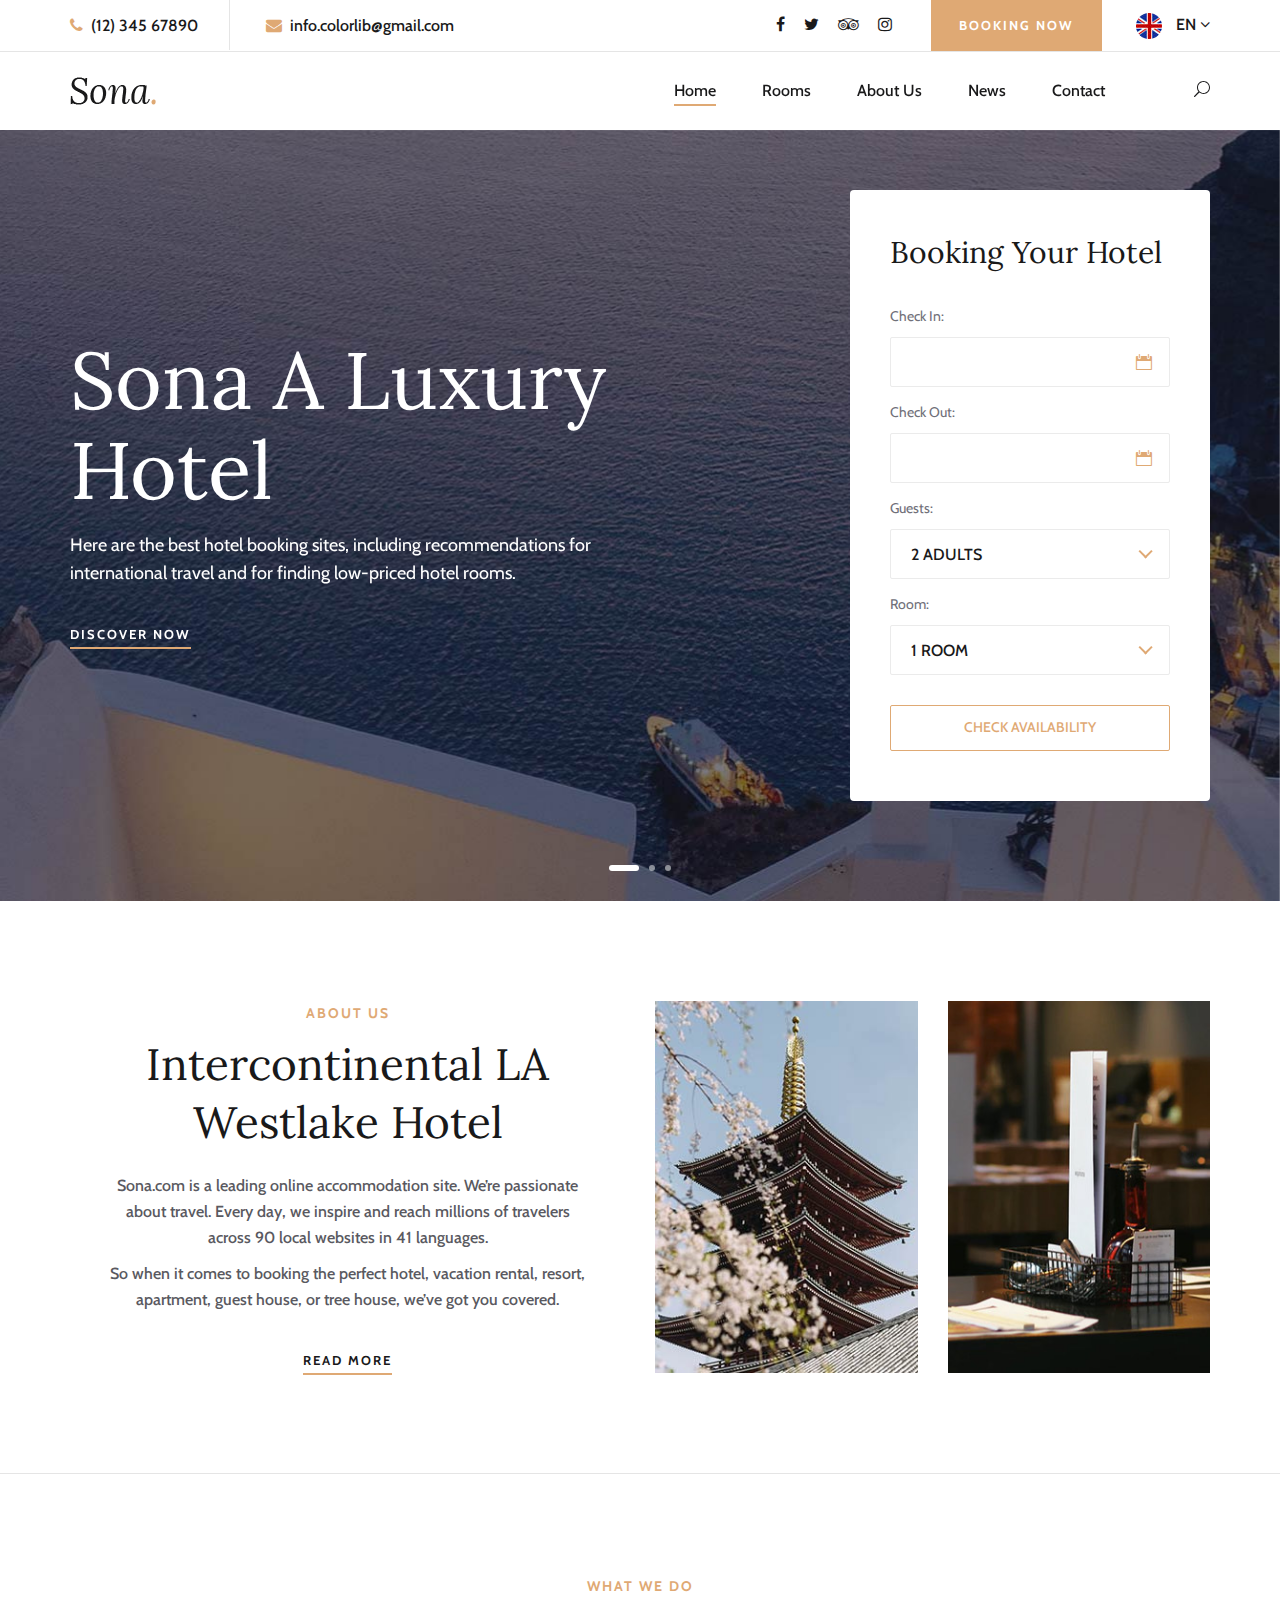
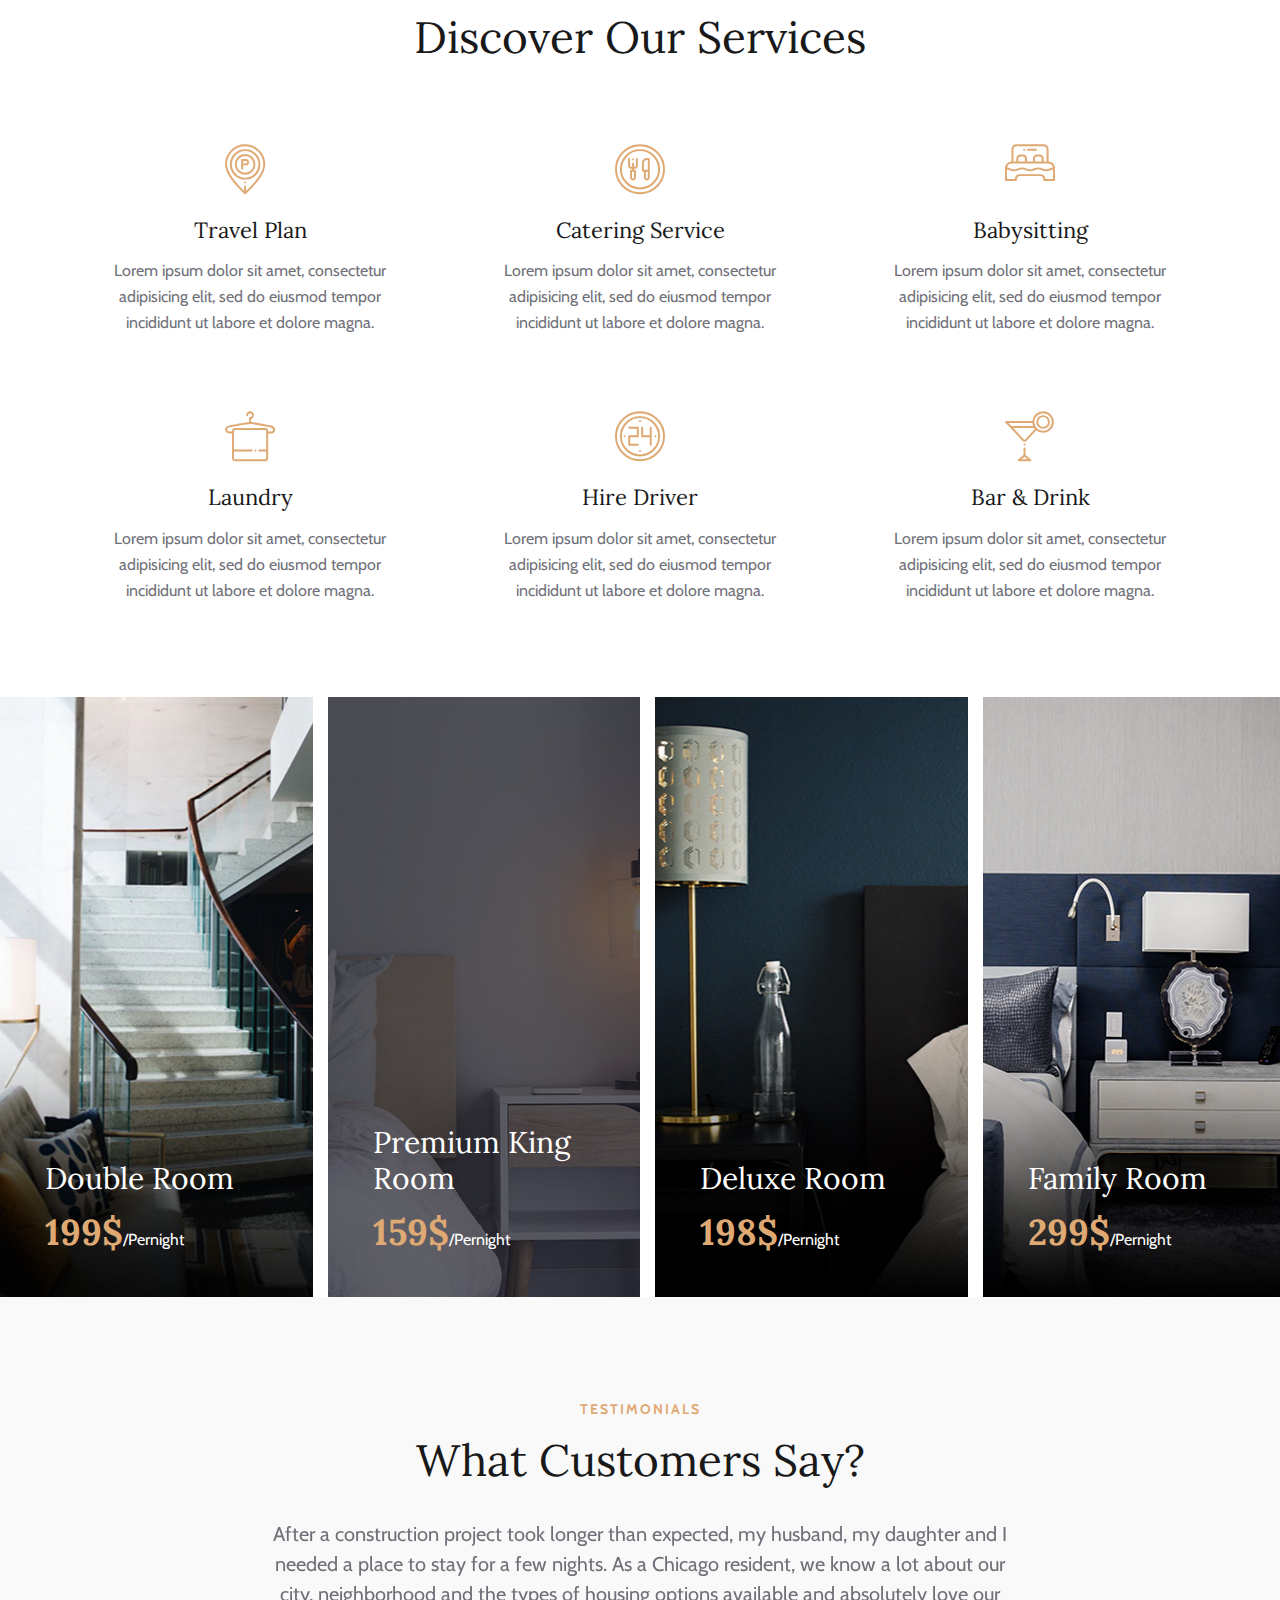
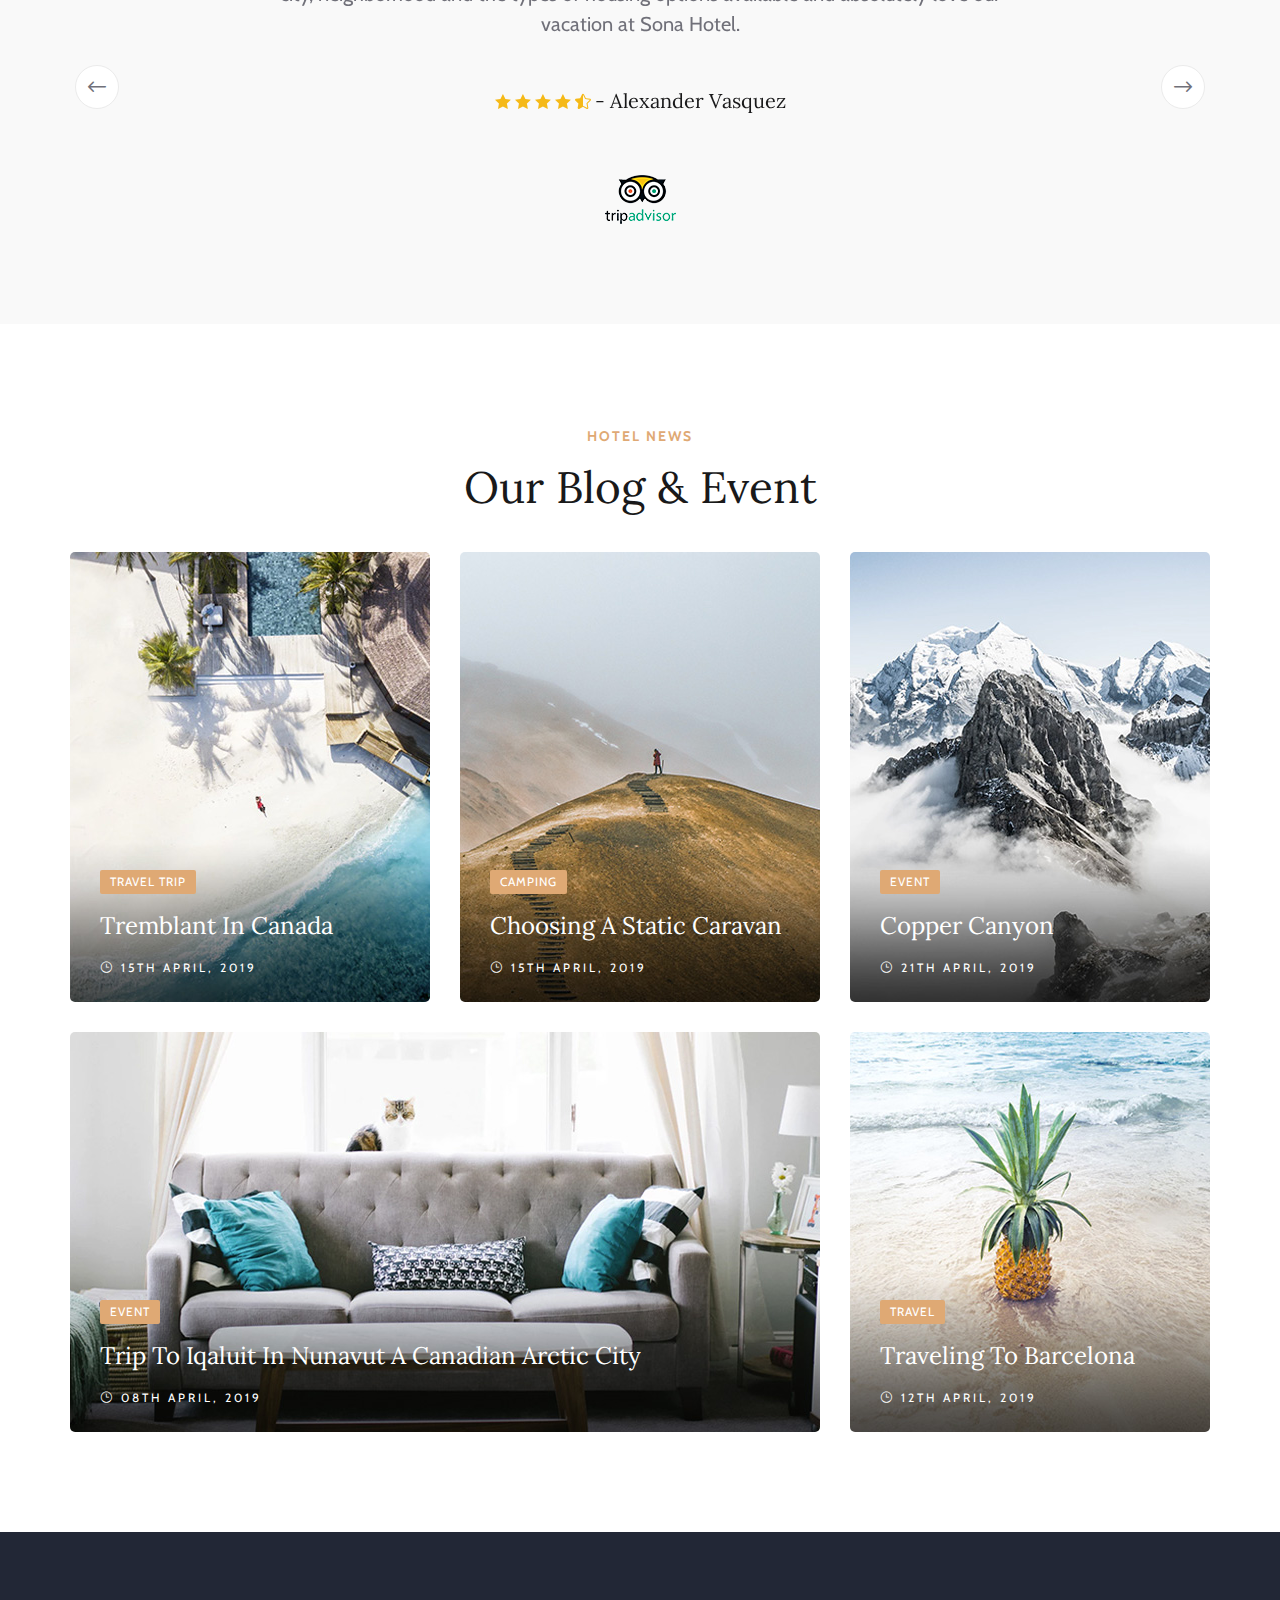
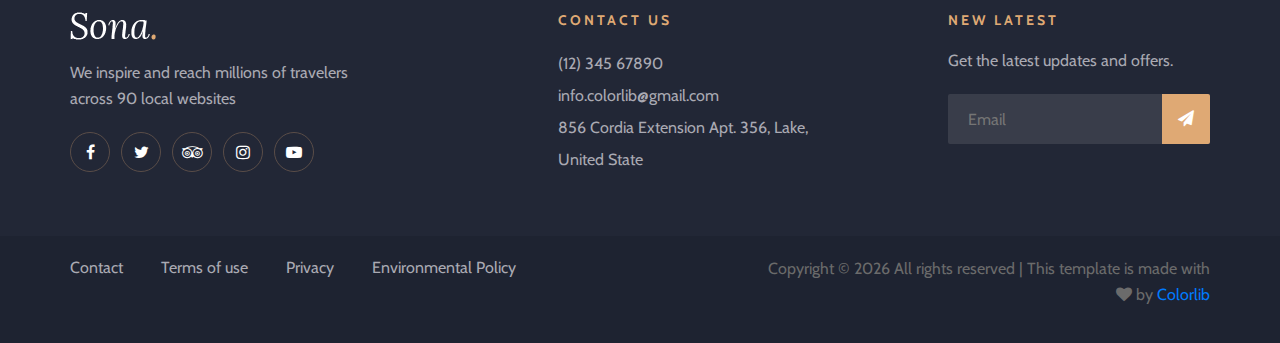
<file: index.html>
<!DOCTYPE html>
<html lang="zxx">

<head>
    <meta charset="UTF-8">
    <meta name="description" content="Sona Template">
    <meta name="keywords" content="Sona, unica, creative, html">
    <meta name="viewport" content="width=device-width, initial-scale=1.0">
    <meta http-equiv="X-UA-Compatible" content="ie=edge">
    <title>Sona | Hotel Booking</title>

    <!-- Google Font -->
    <link href="https://fonts.googleapis.com/css?family=Lora:400,700&display=swap" rel="stylesheet">
    <link href="https://fonts.googleapis.com/css?family=Cabin:400,500,600,700&display=swap" rel="stylesheet">

    <!-- Css Styles -->
    <link rel="stylesheet" href="css/bootstrap.min.css" type="text/css">
    <link rel="stylesheet" href="css/font-awesome.min.css" type="text/css">
    <link rel="stylesheet" href="css/elegant-icons.css" type="text/css">
    <link rel="stylesheet" href="css/flaticon.css" type="text/css">
    <link rel="stylesheet" href="css/owl.carousel.min.css" type="text/css">
    <link rel="stylesheet" href="css/nice-select.css" type="text/css">
    <link rel="stylesheet" href="css/jquery-ui.min.css" type="text/css">
    <link rel="stylesheet" href="css/magnific-popup.css" type="text/css">
    <link rel="stylesheet" href="css/slicknav.min.css" type="text/css">
    <link rel="stylesheet" href="css/style.css" type="text/css">
</head>

<body>
    <!-- Page Preloder -->
    <div id="preloder">
        <div class="loader"></div>
    </div>

    <!-- Offcanvas Menu Section Begin -->
    <div class="offcanvas-menu-overlay"></div>
    <div class="canvas-open">
        <i class="icon_menu"></i>
    </div>
    <div class="offcanvas-menu-wrapper">
        <div class="canvas-close">
            <i class="icon_close"></i>
        </div>
        <div class="search-icon  search-switch">
            <i class="icon_search"></i>
        </div>
        <div class="header-configure-area">
            <div class="language-option">
                <img src="img/flag.jpg" alt="">
                <span>EN <i class="fa fa-angle-down"></i></span>
                <div class="flag-dropdown">
                    <ul>
                        <li><a href="#">Zi</a></li>
                        <li><a href="#">Fr</a></li>
                    </ul>
                </div>
            </div>
            <a href="#" class="bk-btn">Booking Now</a>
        </div>
        <nav class="mainmenu mobile-menu">
            <ul>
                <li class="active"><a href="./index.html">Home</a></li>
                <li><a href="./rooms.html">Rooms</a></li>
                <li><a href="./about-us.html">About Us</a></li>
                <li><a href="./blog.html">News</a></li>
                <li><a href="./contact.html">Contact</a></li>
            </ul>
        </nav>
        <div id="mobile-menu-wrap"></div>
        <div class="top-social">
            <a href="#"><i class="fa fa-facebook"></i></a>
            <a href="#"><i class="fa fa-twitter"></i></a>
            <a href="#"><i class="fa fa-tripadvisor"></i></a>
            <a href="#"><i class="fa fa-instagram"></i></a>
        </div>
        <ul class="top-widget">
            <li><i class="fa fa-phone"></i> (12) 345 67890</li>
            <li><i class="fa fa-envelope"></i> info.colorlib@gmail.com</li>
        </ul>
    </div>
    <!-- Offcanvas Menu Section End -->

    <!-- Header Section Begin -->
    <header class="header-section">
        <div class="top-nav">
            <div class="container">
                <div class="row">
                    <div class="col-lg-6">
                        <ul class="tn-left">
                            <li><i class="fa fa-phone"></i> (12) 345 67890</li>
                            <li><i class="fa fa-envelope"></i> info.colorlib@gmail.com</li>
                        </ul>
                    </div>
                    <div class="col-lg-6">
                        <div class="tn-right">
                            <div class="top-social">
                                <a href="#"><i class="fa fa-facebook"></i></a>
                                <a href="#"><i class="fa fa-twitter"></i></a>
                                <a href="#"><i class="fa fa-tripadvisor"></i></a>
                                <a href="#"><i class="fa fa-instagram"></i></a>
                            </div>
                            <a href="#" class="bk-btn">Booking Now</a>
                            <div class="language-option">
                                <img src="img/flag.jpg" alt="">
                                <span>EN <i class="fa fa-angle-down"></i></span>
                                <div class="flag-dropdown">
                                    <ul>
                                        <li><a href="#">Zi</a></li>
                                        <li><a href="#">Fr</a></li>
                                    </ul>
                                </div>
                            </div>
                        </div>
                    </div>
                </div>
            </div>
        </div>
        <div class="menu-item">
            <div class="container">
                <div class="row">
                    <div class="col-lg-2">
                        <div class="logo">
                            <a href="./index.html">
                                <img src="img/logo.png" alt="">
                            </a>
                        </div>
                    </div>
                    <div class="col-lg-10">
                        <div class="nav-menu">
                            <nav class="mainmenu">
                                <ul>
                                    <li class="active"><a href="./index.html">Home</a></li>
                                    <li><a href="./rooms.html">Rooms</a></li>
                                    <li><a href="./about-us.html">About Us</a></li>
                                    <li><a href="./blog.html">News</a></li>
                                    <li><a href="./contact.html">Contact</a></li>
                                </ul>
                            </nav>
                            <div class="nav-right search-switch">
                                <i class="icon_search"></i>
                            </div>
                        </div>
                    </div>
                </div>
            </div>
        </div>
    </header>
    <!-- Header End -->

    <!-- Hero Section Begin -->
    <section class="hero-section">
        <div class="container">
            <div class="row">
                <div class="col-lg-6">
                    <div class="hero-text">
                        <h1>Sona A Luxury Hotel</h1>
                        <p>Here are the best hotel booking sites, including recommendations for international
                            travel and for finding low-priced hotel rooms.</p>
                        <a href="#" class="primary-btn">Discover Now</a>
                    </div>
                </div>
                <div class="col-xl-4 col-lg-5 offset-xl-2 offset-lg-1">
                    <div class="booking-form">
                        <h3>Booking Your Hotel</h3>
                        <form action="#">
                            <div class="check-date">
                                <label for="date-in">Check In:</label>
                                <input type="text" class="date-input" id="date-in">
                                <i class="icon_calendar"></i>
                            </div>
                            <div class="check-date">
                                <label for="date-out">Check Out:</label>
                                <input type="text" class="date-input" id="date-out">
                                <i class="icon_calendar"></i>
                            </div>
                            <div class="select-option">
                                <label for="guest">Guests:</label>
                                <select id="guest">
                                    <option value="">2 Adults</option>
                                    <option value="">3 Adults</option>
                                </select>
                            </div>
                            <div class="select-option">
                                <label for="room">Room:</label>
                                <select id="room">
                                    <option value="">1 Room</option>
                                    <option value="">2 Room</option>
                                </select>
                            </div>
                            <button type="submit">Check Availability</button>
                        </form>
                    </div>
                </div>
            </div>
        </div>
        <div class="hero-slider owl-carousel">
            <div class="hs-item set-bg" data-setbg="img/hero/hero-1.jpg"></div>
            <div class="hs-item set-bg" data-setbg="img/hero/hero-2.jpg"></div>
            <div class="hs-item set-bg" data-setbg="img/hero/hero-3.jpg"></div>
        </div>
    </section>
    <!-- Hero Section End -->

    <!-- About Us Section Begin -->
    <section class="aboutus-section spad">
        <div class="container">
            <div class="row">
                <div class="col-lg-6">
                    <div class="about-text">
                        <div class="section-title">
                            <span>About Us</span>
                            <h2>Intercontinental LA <br />Westlake Hotel</h2>
                        </div>
                        <p class="f-para">Sona.com is a leading online accommodation site. We’re passionate about
                            travel. Every day, we inspire and reach millions of travelers across 90 local websites in 41
                            languages.</p>
                        <p class="s-para">So when it comes to booking the perfect hotel, vacation rental, resort,
                            apartment, guest house, or tree house, we’ve got you covered.</p>
                        <a href="#" class="primary-btn about-btn">Read More</a>
                    </div>
                </div>
                <div class="col-lg-6">
                    <div class="about-pic">
                        <div class="row">
                            <div class="col-sm-6">
                                <img src="img/about/about-1.jpg" alt="">
                            </div>
                            <div class="col-sm-6">
                                <img src="img/about/about-2.jpg" alt="">
                            </div>
                        </div>
                    </div>
                </div>
            </div>
        </div>
    </section>
    <!-- About Us Section End -->

    <!-- Services Section End -->
    <section class="services-section spad">
        <div class="container">
            <div class="row">
                <div class="col-lg-12">
                    <div class="section-title">
                        <span>What We Do</span>
                        <h2>Discover Our Services</h2>
                    </div>
                </div>
            </div>
            <div class="row">
                <div class="col-lg-4 col-sm-6">
                    <div class="service-item">
                        <i class="flaticon-036-parking"></i>
                        <h4>Travel Plan</h4>
                        <p>Lorem ipsum dolor sit amet, consectetur adipisicing elit, sed do eiusmod tempor incididunt ut
                            labore et dolore magna.</p>
                    </div>
                </div>
                <div class="col-lg-4 col-sm-6">
                    <div class="service-item">
                        <i class="flaticon-033-dinner"></i>
                        <h4>Catering Service</h4>
                        <p>Lorem ipsum dolor sit amet, consectetur adipisicing elit, sed do eiusmod tempor incididunt ut
                            labore et dolore magna.</p>
                    </div>
                </div>
                <div class="col-lg-4 col-sm-6">
                    <div class="service-item">
                        <i class="flaticon-026-bed"></i>
                        <h4>Babysitting</h4>
                        <p>Lorem ipsum dolor sit amet, consectetur adipisicing elit, sed do eiusmod tempor incididunt ut
                            labore et dolore magna.</p>
                    </div>
                </div>
                <div class="col-lg-4 col-sm-6">
                    <div class="service-item">
                        <i class="flaticon-024-towel"></i>
                        <h4>Laundry</h4>
                        <p>Lorem ipsum dolor sit amet, consectetur adipisicing elit, sed do eiusmod tempor incididunt ut
                            labore et dolore magna.</p>
                    </div>
                </div>
                <div class="col-lg-4 col-sm-6">
                    <div class="service-item">
                        <i class="flaticon-044-clock-1"></i>
                        <h4>Hire Driver</h4>
                        <p>Lorem ipsum dolor sit amet, consectetur adipisicing elit, sed do eiusmod tempor incididunt ut
                            labore et dolore magna.</p>
                    </div>
                </div>
                <div class="col-lg-4 col-sm-6">
                    <div class="service-item">
                        <i class="flaticon-012-cocktail"></i>
                        <h4>Bar & Drink</h4>
                        <p>Lorem ipsum dolor sit amet, consectetur adipisicing elit, sed do eiusmod tempor incididunt ut
                            labore et dolore magna.</p>
                    </div>
                </div>
            </div>
        </div>
    </section>
    <!-- Services Section End -->

    <!-- Home Room Section Begin -->
    <section class="hp-room-section">
        <div class="container-fluid">
            <div class="hp-room-items">
                <div class="row">
                    <div class="col-lg-3 col-md-6">
                        <div class="hp-room-item set-bg" data-setbg="img/room/room-b1.jpg">
                            <div class="hr-text">
                                <h3>Double Room</h3>
                                <h2>199$<span>/Pernight</span></h2>
                                <table>
                                    <tbody>
                                        <tr>
                                            <td class="r-o">Size:</td>
                                            <td>30 ft</td>
                                        </tr>
                                        <tr>
                                            <td class="r-o">Capacity:</td>
                                            <td>Max persion 5</td>
                                        </tr>
                                        <tr>
                                            <td class="r-o">Bed:</td>
                                            <td>King Beds</td>
                                        </tr>
                                        <tr>
                                            <td class="r-o">Services:</td>
                                            <td>Wifi, Television, Bathroom,...</td>
                                        </tr>
                                    </tbody>
                                </table>
                                <a href="#" class="primary-btn">More Details</a>
                            </div>
                        </div>
                    </div>
                    <div class="col-lg-3 col-md-6">
                        <div class="hp-room-item set-bg" data-setbg="img/room/room-b2.jpg">
                            <div class="hr-text">
                                <h3>Premium King Room</h3>
                                <h2>159$<span>/Pernight</span></h2>
                                <table>
                                    <tbody>
                                        <tr>
                                            <td class="r-o">Size:</td>
                                            <td>30 ft</td>
                                        </tr>
                                        <tr>
                                            <td class="r-o">Capacity:</td>
                                            <td>Max persion 5</td>
                                        </tr>
                                        <tr>
                                            <td class="r-o">Bed:</td>
                                            <td>King Beds</td>
                                        </tr>
                                        <tr>
                                            <td class="r-o">Services:</td>
                                            <td>Wifi, Television, Bathroom,...</td>
                                        </tr>
                                    </tbody>
                                </table>
                                <a href="#" class="primary-btn">More Details</a>
                            </div>
                        </div>
                    </div>
                    <div class="col-lg-3 col-md-6">
                        <div class="hp-room-item set-bg" data-setbg="img/room/room-b3.jpg">
                            <div class="hr-text">
                                <h3>Deluxe Room</h3>
                                <h2>198$<span>/Pernight</span></h2>
                                <table>
                                    <tbody>
                                        <tr>
                                            <td class="r-o">Size:</td>
                                            <td>30 ft</td>
                                        </tr>
                                        <tr>
                                            <td class="r-o">Capacity:</td>
                                            <td>Max persion 5</td>
                                        </tr>
                                        <tr>
                                            <td class="r-o">Bed:</td>
                                            <td>King Beds</td>
                                        </tr>
                                        <tr>
                                            <td class="r-o">Services:</td>
                                            <td>Wifi, Television, Bathroom,...</td>
                                        </tr>
                                    </tbody>
                                </table>
                                <a href="#" class="primary-btn">More Details</a>
                            </div>
                        </div>
                    </div>
                    <div class="col-lg-3 col-md-6">
                        <div class="hp-room-item set-bg" data-setbg="img/room/room-b4.jpg">
                            <div class="hr-text">
                                <h3>Family Room</h3>
                                <h2>299$<span>/Pernight</span></h2>
                                <table>
                                    <tbody>
                                        <tr>
                                            <td class="r-o">Size:</td>
                                            <td>30 ft</td>
                                        </tr>
                                        <tr>
                                            <td class="r-o">Capacity:</td>
                                            <td>Max persion 5</td>
                                        </tr>
                                        <tr>
                                            <td class="r-o">Bed:</td>
                                            <td>King Beds</td>
                                        </tr>
                                        <tr>
                                            <td class="r-o">Services:</td>
                                            <td>Wifi, Television, Bathroom,...</td>
                                        </tr>
                                    </tbody>
                                </table>
                                <a href="#" class="primary-btn">More Details</a>
                            </div>
                        </div>
                    </div>
                </div>
            </div>
        </div>
    </section>
    <!-- Home Room Section End -->

    <!-- Testimonial Section Begin -->
    <section class="testimonial-section spad">
        <div class="container">
            <div class="row">
                <div class="col-lg-12">
                    <div class="section-title">
                        <span>Testimonials</span>
                        <h2>What Customers Say?</h2>
                    </div>
                </div>
            </div>
            <div class="row">
                <div class="col-lg-8 offset-lg-2">
                    <div class="testimonial-slider owl-carousel">
                        <div class="ts-item">
                            <p>After a construction project took longer than expected, my husband, my daughter and I
                                needed a place to stay for a few nights. As a Chicago resident, we know a lot about our
                                city, neighborhood and the types of housing options available and absolutely love our
                                vacation at Sona Hotel.</p>
                            <div class="ti-author">
                                <div class="rating">
                                    <i class="icon_star"></i>
                                    <i class="icon_star"></i>
                                    <i class="icon_star"></i>
                                    <i class="icon_star"></i>
                                    <i class="icon_star-half_alt"></i>
                                </div>
                                <h5> - Alexander Vasquez</h5>
                            </div>
                            <img src="img/testimonial-logo.png" alt="">
                        </div>
                        <div class="ts-item">
                            <p>After a construction project took longer than expected, my husband, my daughter and I
                                needed a place to stay for a few nights. As a Chicago resident, we know a lot about our
                                city, neighborhood and the types of housing options available and absolutely love our
                                vacation at Sona Hotel.</p>
                            <div class="ti-author">
                                <div class="rating">
                                    <i class="icon_star"></i>
                                    <i class="icon_star"></i>
                                    <i class="icon_star"></i>
                                    <i class="icon_star"></i>
                                    <i class="icon_star-half_alt"></i>
                                </div>
                                <h5> - Alexander Vasquez</h5>
                            </div>
                            <img src="img/testimonial-logo.png" alt="">
                        </div>
                    </div>
                </div>
            </div>
        </div>
    </section>
    <!-- Testimonial Section End -->

    <!-- Blog Section Begin -->
    <section class="blog-section spad">
        <div class="container">
            <div class="row">
                <div class="col-lg-12">
                    <div class="section-title">
                        <span>Hotel News</span>
                        <h2>Our Blog & Event</h2>
                    </div>
                </div>
            </div>
            <div class="row">
                <div class="col-lg-4">
                    <div class="blog-item set-bg" data-setbg="img/blog/blog-1.jpg">
                        <div class="bi-text">
                            <span class="b-tag">Travel Trip</span>
                            <h4><a href="#">Tremblant In Canada</a></h4>
                            <div class="b-time"><i class="icon_clock_alt"></i> 15th April, 2019</div>
                        </div>
                    </div>
                </div>
                <div class="col-lg-4">
                    <div class="blog-item set-bg" data-setbg="img/blog/blog-2.jpg">
                        <div class="bi-text">
                            <span class="b-tag">Camping</span>
                            <h4><a href="#">Choosing A Static Caravan</a></h4>
                            <div class="b-time"><i class="icon_clock_alt"></i> 15th April, 2019</div>
                        </div>
                    </div>
                </div>
                <div class="col-lg-4">
                    <div class="blog-item set-bg" data-setbg="img/blog/blog-3.jpg">
                        <div class="bi-text">
                            <span class="b-tag">Event</span>
                            <h4><a href="#">Copper Canyon</a></h4>
                            <div class="b-time"><i class="icon_clock_alt"></i> 21th April, 2019</div>
                        </div>
                    </div>
                </div>
                <div class="col-lg-8">
                    <div class="blog-item small-size set-bg" data-setbg="img/blog/blog-wide.jpg">
                        <div class="bi-text">
                            <span class="b-tag">Event</span>
                            <h4><a href="#">Trip To Iqaluit In Nunavut A Canadian Arctic City</a></h4>
                            <div class="b-time"><i class="icon_clock_alt"></i> 08th April, 2019</div>
                        </div>
                    </div>
                </div>
                <div class="col-lg-4">
                    <div class="blog-item small-size set-bg" data-setbg="img/blog/blog-10.jpg">
                        <div class="bi-text">
                            <span class="b-tag">Travel</span>
                            <h4><a href="#">Traveling To Barcelona</a></h4>
                            <div class="b-time"><i class="icon_clock_alt"></i> 12th April, 2019</div>
                        </div>
                    </div>
                </div>
            </div>
        </div>
    </section>
    <!-- Blog Section End -->

    <!-- Footer Section Begin -->
    <footer class="footer-section">
        <div class="container">
            <div class="footer-text">
                <div class="row">
                    <div class="col-lg-4">
                        <div class="ft-about">
                            <div class="logo">
                                <a href="#">
                                    <img src="img/footer-logo.png" alt="">
                                </a>
                            </div>
                            <p>We inspire and reach millions of travelers<br /> across 90 local websites</p>
                            <div class="fa-social">
                                <a href="#"><i class="fa fa-facebook"></i></a>
                                <a href="#"><i class="fa fa-twitter"></i></a>
                                <a href="#"><i class="fa fa-tripadvisor"></i></a>
                                <a href="#"><i class="fa fa-instagram"></i></a>
                                <a href="#"><i class="fa fa-youtube-play"></i></a>
                            </div>
                        </div>
                    </div>
                    <div class="col-lg-3 offset-lg-1">
                        <div class="ft-contact">
                            <h6>Contact Us</h6>
                            <ul>
                                <li>(12) 345 67890</li>
                                <li>info.colorlib@gmail.com</li>
                                <li>856 Cordia Extension Apt. 356, Lake, United State</li>
                            </ul>
                        </div>
                    </div>
                    <div class="col-lg-3 offset-lg-1">
                        <div class="ft-newslatter">
                            <h6>New latest</h6>
                            <p>Get the latest updates and offers.</p>
                            <form action="#" class="fn-form">
                                <input type="text" placeholder="Email">
                                <button type="submit"><i class="fa fa-send"></i></button>
                            </form>
                        </div>
                    </div>
                </div>
            </div>
        </div>
        <div class="copyright-option">
            <div class="container">
                <div class="row">
                    <div class="col-lg-7">
                        <ul>
                            <li><a href="#">Contact</a></li>
                            <li><a href="#">Terms of use</a></li>
                            <li><a href="#">Privacy</a></li>
                            <li><a href="#">Environmental Policy</a></li>
                        </ul>
                    </div>
                    <div class="col-lg-5">
                        <div class="co-text">
                            <p><!-- Link back to Colorlib can't be removed. Template is licensed under CC BY 3.0. -->
                                Copyright &copy;
                                <script>document.write(new Date().getFullYear());</script> All rights reserved | This
                                template is made with <i class="fa fa-heart" aria-hidden="true"></i> by <a
                                    href="https://colorlib.com" target="_blank">Colorlib</a>
                                <!-- Link back to Colorlib can't be removed. Template is licensed under CC BY 3.0. -->
                            </p>
                        </div>
                    </div>
                </div>
            </div>
        </div>
    </footer>
    <!-- Footer Section End -->

    <!-- Search model Begin -->
    <div class="search-model">
        <div class="h-100 d-flex align-items-center justify-content-center">
            <div class="search-close-switch"><i class="icon_close"></i></div>
            <form class="search-model-form">
                <input type="text" id="search-input" placeholder="Search here.....">
            </form>
        </div>
    </div>
    <!-- Search model end -->

    <!-- Js Plugins -->
    <script src="js/jquery-3.3.1.min.js"></script>
    <script src="js/bootstrap.min.js"></script>
    <script src="js/jquery.magnific-popup.min.js"></script>
    <script src="js/jquery.nice-select.min.js"></script>
    <script src="js/jquery-ui.min.js"></script>
    <script src="js/jquery.slicknav.js"></script>
    <script src="js/owl.carousel.min.js"></script>
    <script src="js/main.js"></script>
</body>

</html>
</file>
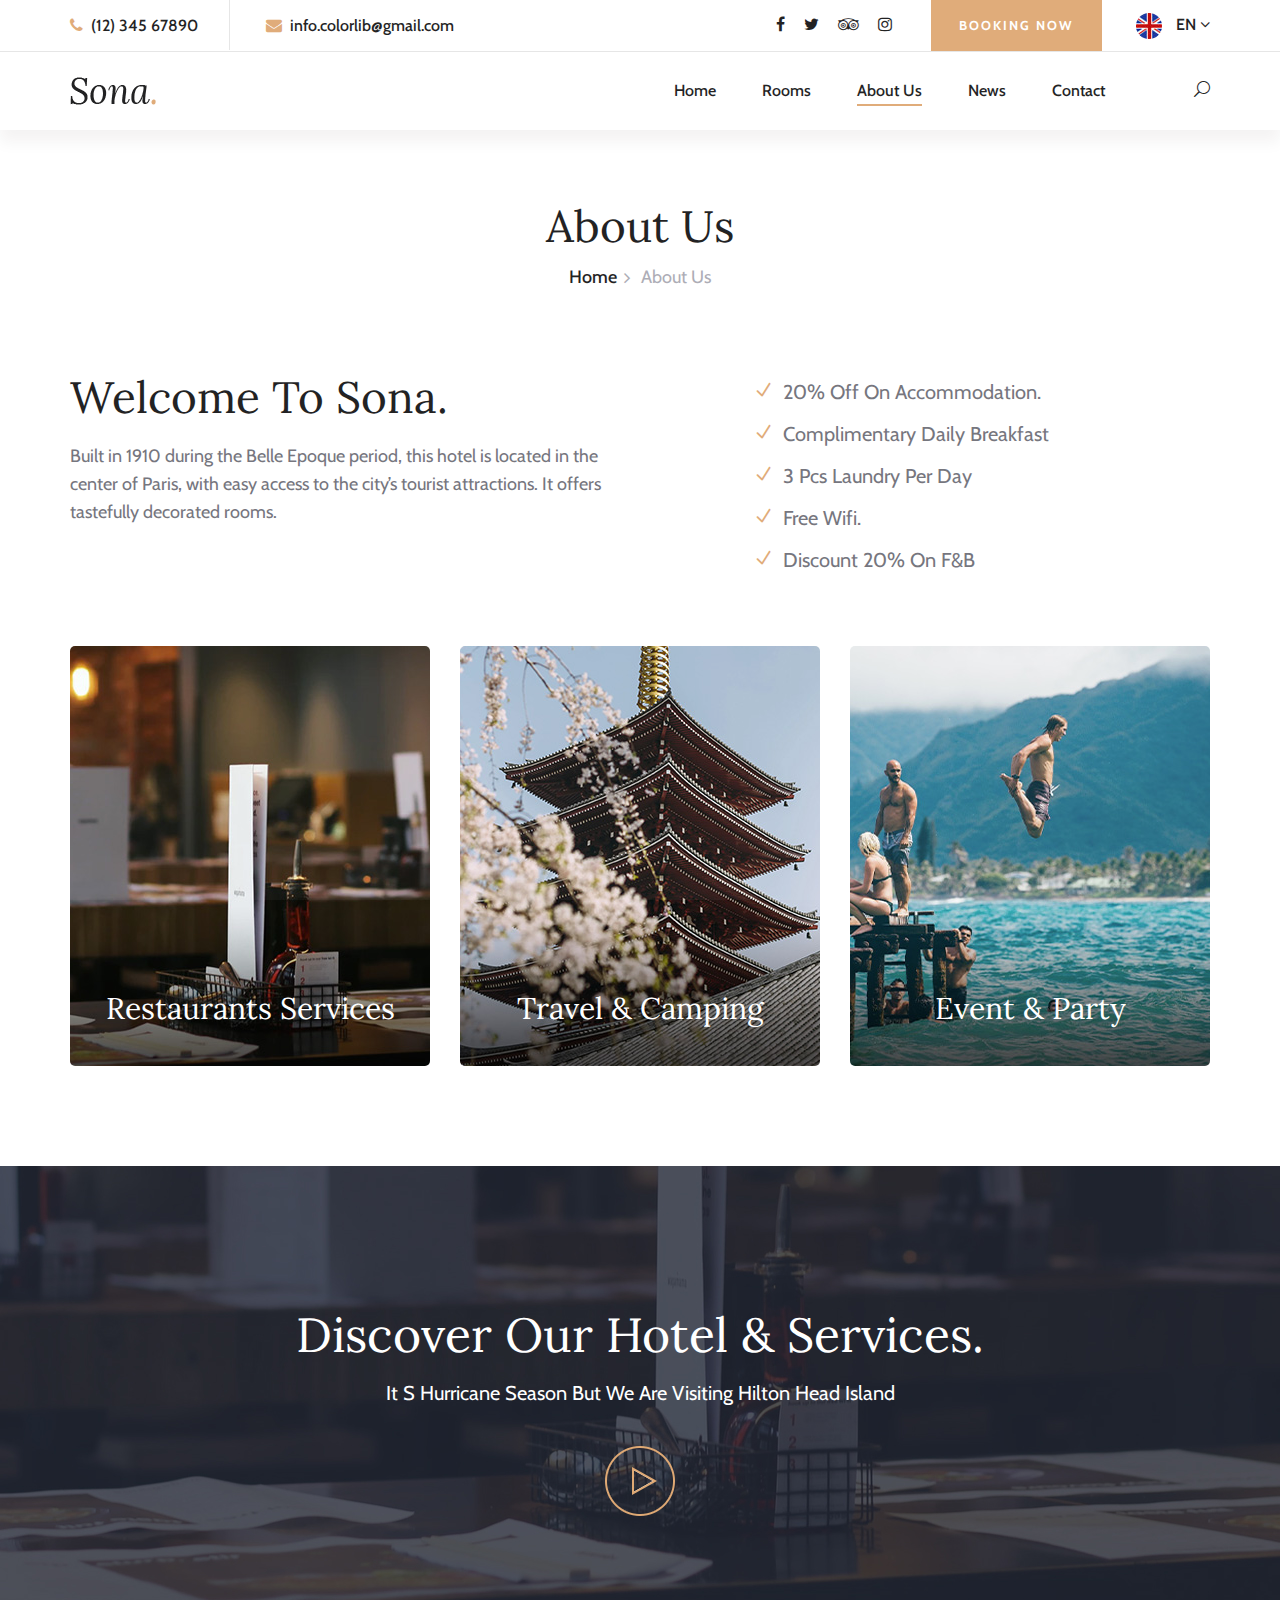
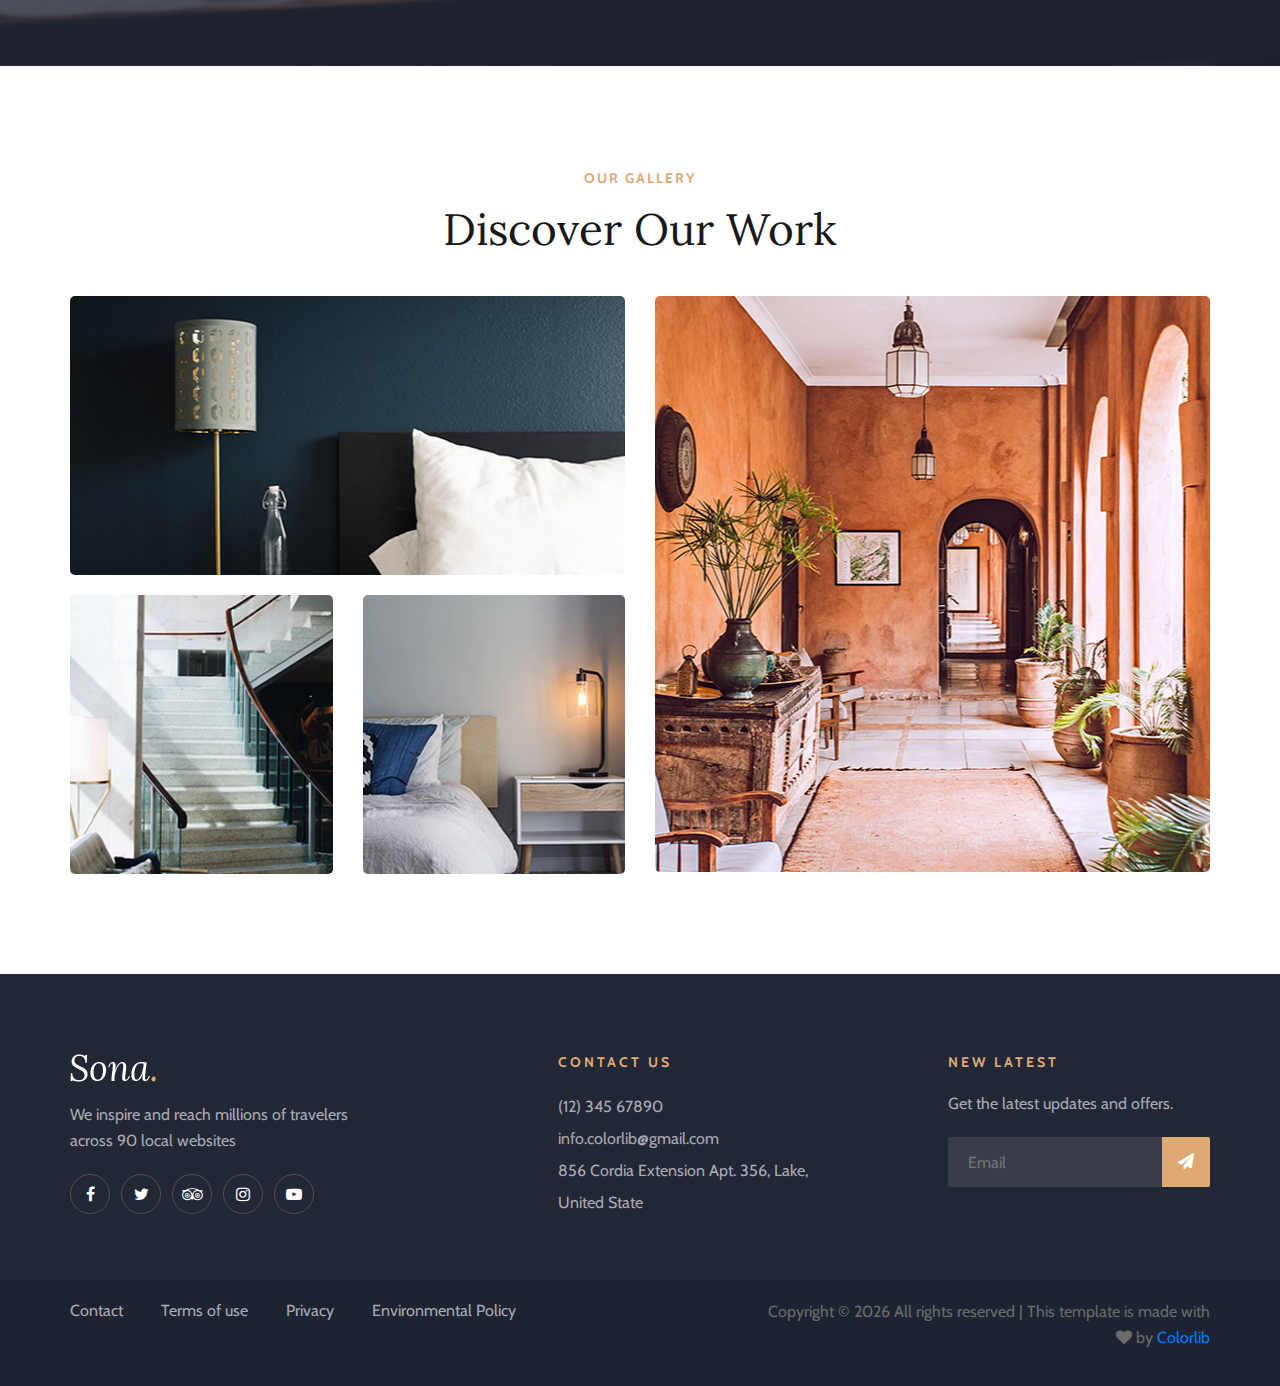
<file: about-us.html>
<!DOCTYPE html>
<html lang="zxx">

<head>
    <meta charset="UTF-8">
    <meta name="description" content="Sona Template">
    <meta name="keywords" content="Sona, unica, creative, html">
    <meta name="viewport" content="width=device-width, initial-scale=1.0">
    <meta http-equiv="X-UA-Compatible" content="ie=edge">
    <title>Sona | Template</title>

    <!-- Google Font -->
    <link href="https://fonts.googleapis.com/css?family=Lora:400,700&display=swap" rel="stylesheet">
    <link href="https://fonts.googleapis.com/css?family=Cabin:400,500,600,700&display=swap" rel="stylesheet">

    <!-- Css Styles -->
    <link rel="stylesheet" href="css/bootstrap.min.css" type="text/css">
    <link rel="stylesheet" href="css/font-awesome.min.css" type="text/css">
    <link rel="stylesheet" href="css/elegant-icons.css" type="text/css">
    <link rel="stylesheet" href="css/flaticon.css" type="text/css">
    <link rel="stylesheet" href="css/owl.carousel.min.css" type="text/css">
    <link rel="stylesheet" href="css/nice-select.css" type="text/css">
    <link rel="stylesheet" href="css/jquery-ui.min.css" type="text/css">
    <link rel="stylesheet" href="css/magnific-popup.css" type="text/css">
    <link rel="stylesheet" href="css/slicknav.min.css" type="text/css">
    <link rel="stylesheet" href="css/style.css" type="text/css">
</head>

<body>
    <!-- Page Preloder -->
    <div id="preloder">
        <div class="loader"></div>
    </div>

    <!-- Offcanvas Menu Section Begin -->
    <div class="offcanvas-menu-overlay"></div>
    <div class="canvas-open">
        <i class="icon_menu"></i>
    </div>
    <div class="offcanvas-menu-wrapper">
        <div class="canvas-close">
            <i class="icon_close"></i>
        </div>
        <div class="search-icon search-switch">
            <i class="icon_search"></i>
        </div>
        <div class="header-configure-area">
            <div class="language-option">
                <img src="img/flag.jpg" alt="">
                <span>EN <i class="fa fa-angle-down"></i></span>
                <div class="flag-dropdown">
                    <ul>
                        <li><a href="#">Zi</a></li>
                        <li><a href="#">Fr</a></li>
                    </ul>
                </div>
            </div>
            <a href="#" class="bk-btn">Booking Now</a>
        </div>
        <nav class="mainmenu mobile-menu">
            <ul>
                <li class="active"><a href="./index.html">Home</a></li>
                <li><a href="./rooms.html">Rooms</a></li>
                <li><a href="./about-us.html">About Us</a></li>
                <li><a href="./blog.html">News</a></li>
                <li><a href="./contact.html">Contact</a></li>
            </ul>
        </nav>
        <div id="mobile-menu-wrap"></div>
        <div class="top-social">
            <a href="#"><i class="fa fa-facebook"></i></a>
            <a href="#"><i class="fa fa-twitter"></i></a>
            <a href="#"><i class="fa fa-tripadvisor"></i></a>
            <a href="#"><i class="fa fa-instagram"></i></a>
        </div>
        <ul class="top-widget">
            <li><i class="fa fa-phone"></i> (12) 345 67890</li>
            <li><i class="fa fa-envelope"></i> info.colorlib@gmail.com</li>
        </ul>
    </div>
    <!-- Offcanvas Menu Section End -->

    <!-- Header Section Begin -->
    <header class="header-section header-normal">
        <div class="top-nav">
            <div class="container">
                <div class="row">
                    <div class="col-lg-6">
                        <ul class="tn-left">
                            <li><i class="fa fa-phone"></i> (12) 345 67890</li>
                            <li><i class="fa fa-envelope"></i> info.colorlib@gmail.com</li>
                        </ul>
                    </div>
                    <div class="col-lg-6">
                        <div class="tn-right">
                            <div class="top-social">
                                <a href="#"><i class="fa fa-facebook"></i></a>
                                <a href="#"><i class="fa fa-twitter"></i></a>
                                <a href="#"><i class="fa fa-tripadvisor"></i></a>
                                <a href="#"><i class="fa fa-instagram"></i></a>
                            </div>
                            <a href="#" class="bk-btn">Booking Now</a>
                            <div class="language-option">
                                <img src="img/flag.jpg" alt="">
                                <span>EN <i class="fa fa-angle-down"></i></span>
                                <div class="flag-dropdown">
                                    <ul>
                                        <li><a href="#">Zi</a></li>
                                        <li><a href="#">Fr</a></li>
                                    </ul>
                                </div>
                            </div>
                        </div>
                    </div>
                </div>
            </div>
        </div>
        <div class="menu-item">
            <div class="container">
                <div class="row">
                    <div class="col-lg-2">
                        <div class="logo">
                            <a href="./index.html">
                                <img src="img/logo.png" alt="">
                            </a>
                        </div>
                    </div>
                    <div class="col-lg-10">
                        <div class="nav-menu">
                            <nav class="mainmenu">
                                <ul>
                                    <li><a href="./index.html">Home</a></li>
                                    <li><a href="./rooms.html">Rooms</a></li>
                                    <li class="active"><a href="./about-us.html">About Us</a></li>
                                    <li><a href="./blog.html">News</a></li>
                                    <li><a href="./contact.html">Contact</a></li>
                                </ul>
                            </nav>
                            <div class="nav-right search-switch">
                                <i class="icon_search"></i>
                            </div>
                        </div>
                    </div>
                </div>
            </div>
        </div>
    </header>
    <!-- Header End -->

    <!-- Breadcrumb Section Begin -->
    <div class="breadcrumb-section">
        <div class="container">
            <div class="row">
                <div class="col-lg-12">
                    <div class="breadcrumb-text">
                        <h2>About Us</h2>
                        <div class="bt-option">
                            <a href="./index.html">Home</a>
                            <span>About Us</span>
                        </div>
                    </div>
                </div>
            </div>
        </div>
    </div>
    <!-- Breadcrumb Section End -->

    <!-- About Us Page Section Begin -->
    <section class="aboutus-page-section spad">
        <div class="container">
            <div class="about-page-text">
                <div class="row">
                    <div class="col-lg-6">
                        <div class="ap-title">
                            <h2>Welcome To Sona.</h2>
                            <p>Built in 1910 during the Belle Epoque period, this hotel is located in the center of
                                Paris, with easy access to the city’s tourist attractions. It offers tastefully
                                decorated rooms.</p>
                        </div>
                    </div>
                    <div class="col-lg-5 offset-lg-1">
                        <ul class="ap-services">
                            <li><i class="icon_check"></i> 20% Off On Accommodation.</li>
                            <li><i class="icon_check"></i> Complimentary Daily Breakfast</li>
                            <li><i class="icon_check"></i> 3 Pcs Laundry Per Day</li>
                            <li><i class="icon_check"></i> Free Wifi.</li>
                            <li><i class="icon_check"></i> Discount 20% On F&B</li>
                        </ul>
                    </div>
                </div>
            </div>
            <div class="about-page-services">
                <div class="row">
                    <div class="col-md-4">
                        <div class="ap-service-item set-bg" data-setbg="img/about/about-p1.jpg">
                            <div class="api-text">
                                <h3>Restaurants Services</h3>
                            </div>
                        </div>
                    </div>
                    <div class="col-md-4">
                        <div class="ap-service-item set-bg" data-setbg="img/about/about-p2.jpg">
                            <div class="api-text">
                                <h3>Travel & Camping</h3>
                            </div>
                        </div>
                    </div>
                    <div class="col-md-4">
                        <div class="ap-service-item set-bg" data-setbg="img/about/about-p3.jpg">
                            <div class="api-text">
                                <h3>Event & Party</h3>
                            </div>
                        </div>
                    </div>
                </div>
            </div>
        </div>
    </section>
    <!-- About Us Page Section End -->

    <!-- Video Section Begin -->
    <section class="video-section set-bg" data-setbg="img/video-bg.jpg">
        <div class="container">
            <div class="row">
                <div class="col-lg-12">
                    <div class="video-text">
                        <h2>Discover Our Hotel & Services.</h2>
                        <p>It S Hurricane Season But We Are Visiting Hilton Head Island</p>
                        <a href="https://www.youtube.com/watch?v=EzKkl64rRbM" class="play-btn video-popup"><img
                                src="img/play.png" alt=""></a>
                    </div>
                </div>
            </div>
        </div>
    </section>
    <!-- Video Section End -->

    <!-- Gallery Section Begin -->
    <section class="gallery-section spad">
        <div class="container">
            <div class="row">
                <div class="col-lg-12">
                    <div class="section-title">
                        <span>Our Gallery</span>
                        <h2>Discover Our Work</h2>
                    </div>
                </div>
            </div>
            <div class="row">
                <div class="col-lg-6">
                    <div class="gallery-item set-bg" data-setbg="img/gallery/gallery-1.jpg">
                        <div class="gi-text">
                            <h3>Room Luxury</h3>
                        </div>
                    </div>
                    <div class="row">
                        <div class="col-sm-6">
                            <div class="gallery-item set-bg" data-setbg="img/gallery/gallery-3.jpg">
                                <div class="gi-text">
                                    <h3>Room Luxury</h3>
                                </div>
                            </div>
                        </div>
                        <div class="col-sm-6">
                            <div class="gallery-item set-bg" data-setbg="img/gallery/gallery-4.jpg">
                                <div class="gi-text">
                                    <h3>Room Luxury</h3>
                                </div>
                            </div>
                        </div>
                    </div>
                </div>
                <div class="col-lg-6">
                    <div class="gallery-item large-item set-bg" data-setbg="img/gallery/gallery-2.jpg">
                        <div class="gi-text">
                            <h3>Room Luxury</h3>
                        </div>
                    </div>
                </div>
            </div>
        </div>
    </section>
    <!-- Gallery Section End -->

    <!-- Footer Section Begin -->
    <footer class="footer-section">
        <div class="container">
            <div class="footer-text">
                <div class="row">
                    <div class="col-lg-4">
                        <div class="ft-about">
                            <div class="logo">
                                <a href="#">
                                    <img src="img/footer-logo.png" alt="">
                                </a>
                            </div>
                            <p>We inspire and reach millions of travelers<br /> across 90 local websites</p>
                            <div class="fa-social">
                                <a href="#"><i class="fa fa-facebook"></i></a>
                                <a href="#"><i class="fa fa-twitter"></i></a>
                                <a href="#"><i class="fa fa-tripadvisor"></i></a>
                                <a href="#"><i class="fa fa-instagram"></i></a>
                                <a href="#"><i class="fa fa-youtube-play"></i></a>
                            </div>
                        </div>
                    </div>
                    <div class="col-lg-3 offset-lg-1">
                        <div class="ft-contact">
                            <h6>Contact Us</h6>
                            <ul>
                                <li>(12) 345 67890</li>
                                <li>info.colorlib@gmail.com</li>
                                <li>856 Cordia Extension Apt. 356, Lake, United State</li>
                            </ul>
                        </div>
                    </div>
                    <div class="col-lg-3 offset-lg-1">
                        <div class="ft-newslatter">
                            <h6>New latest</h6>
                            <p>Get the latest updates and offers.</p>
                            <form action="#" class="fn-form">
                                <input type="text" placeholder="Email">
                                <button type="submit"><i class="fa fa-send"></i></button>
                            </form>
                        </div>
                    </div>
                </div>
            </div>
        </div>
        <div class="copyright-option">
            <div class="container">
                <div class="row">
                    <div class="col-lg-7">
                        <ul>
                            <li><a href="#">Contact</a></li>
                            <li><a href="#">Terms of use</a></li>
                            <li><a href="#">Privacy</a></li>
                            <li><a href="#">Environmental Policy</a></li>
                        </ul>
                    </div>
                    <div class="col-lg-5">
                        <div class="co-text">
                            <p><!-- Link back to Colorlib can't be removed. Template is licensed under CC BY 3.0. -->
                                Copyright &copy;
                                <script>document.write(new Date().getFullYear());</script> All rights reserved | This
                                template is made with <i class="fa fa-heart" aria-hidden="true"></i> by <a
                                    href="https://colorlib.com" target="_blank">Colorlib</a>
                                <!-- Link back to Colorlib can't be removed. Template is licensed under CC BY 3.0. -->
                            </p>
                        </div>
                    </div>
                </div>
            </div>
        </div>
    </footer>
    <!-- Footer Section End -->

    <!-- Search model Begin -->
    <div class="search-model">
        <div class="h-100 d-flex align-items-center justify-content-center">
            <div class="search-close-switch"><i class="icon_close"></i></div>
            <form class="search-model-form">
                <input type="text" id="search-input" placeholder="Search here.....">
            </form>
        </div>
    </div>
    <!-- Search model end -->

    <!-- Js Plugins -->
    <script src="js/jquery-3.3.1.min.js"></script>
    <script src="js/bootstrap.min.js"></script>
    <script src="js/jquery.magnific-popup.min.js"></script>
    <script src="js/jquery.nice-select.min.js"></script>
    <script src="js/jquery-ui.min.js"></script>
    <script src="js/jquery.slicknav.js"></script>
    <script src="js/owl.carousel.min.js"></script>
    <script src="js/main.js"></script>
</body>

</html>
</file>
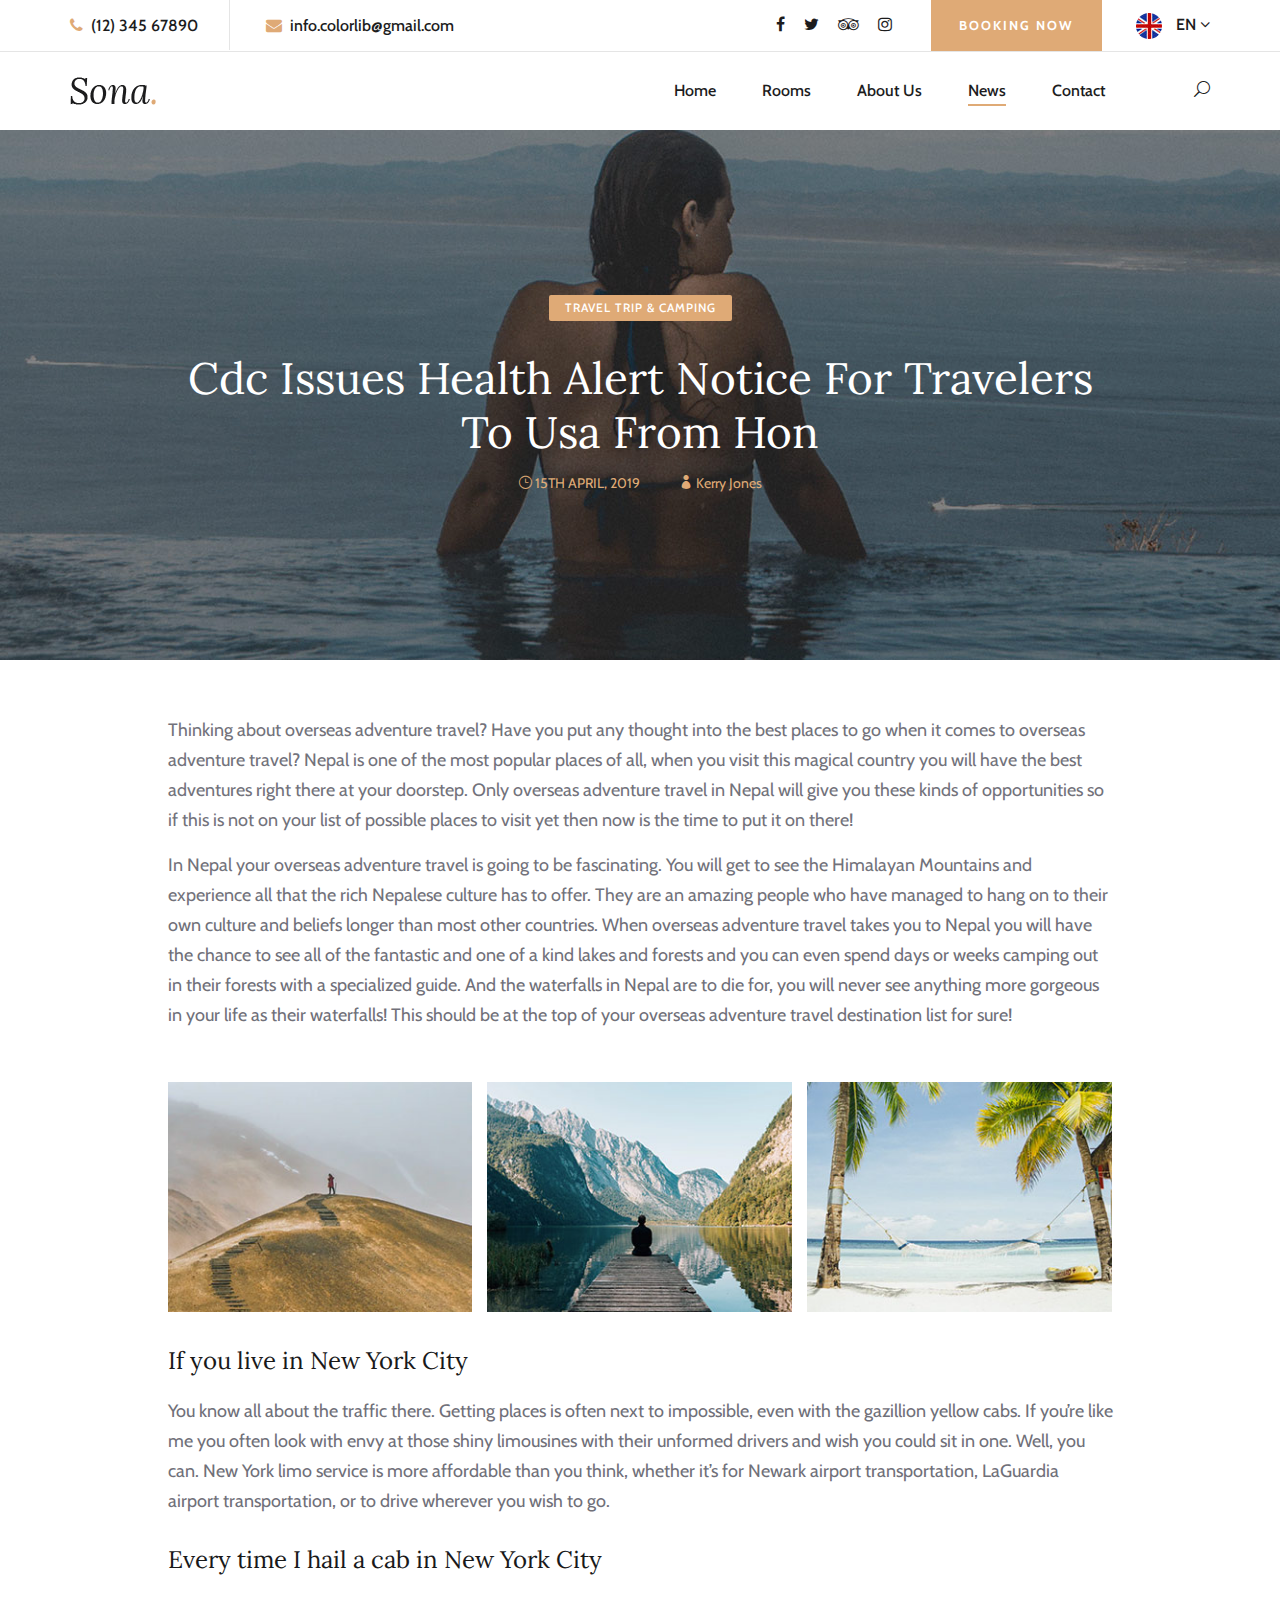
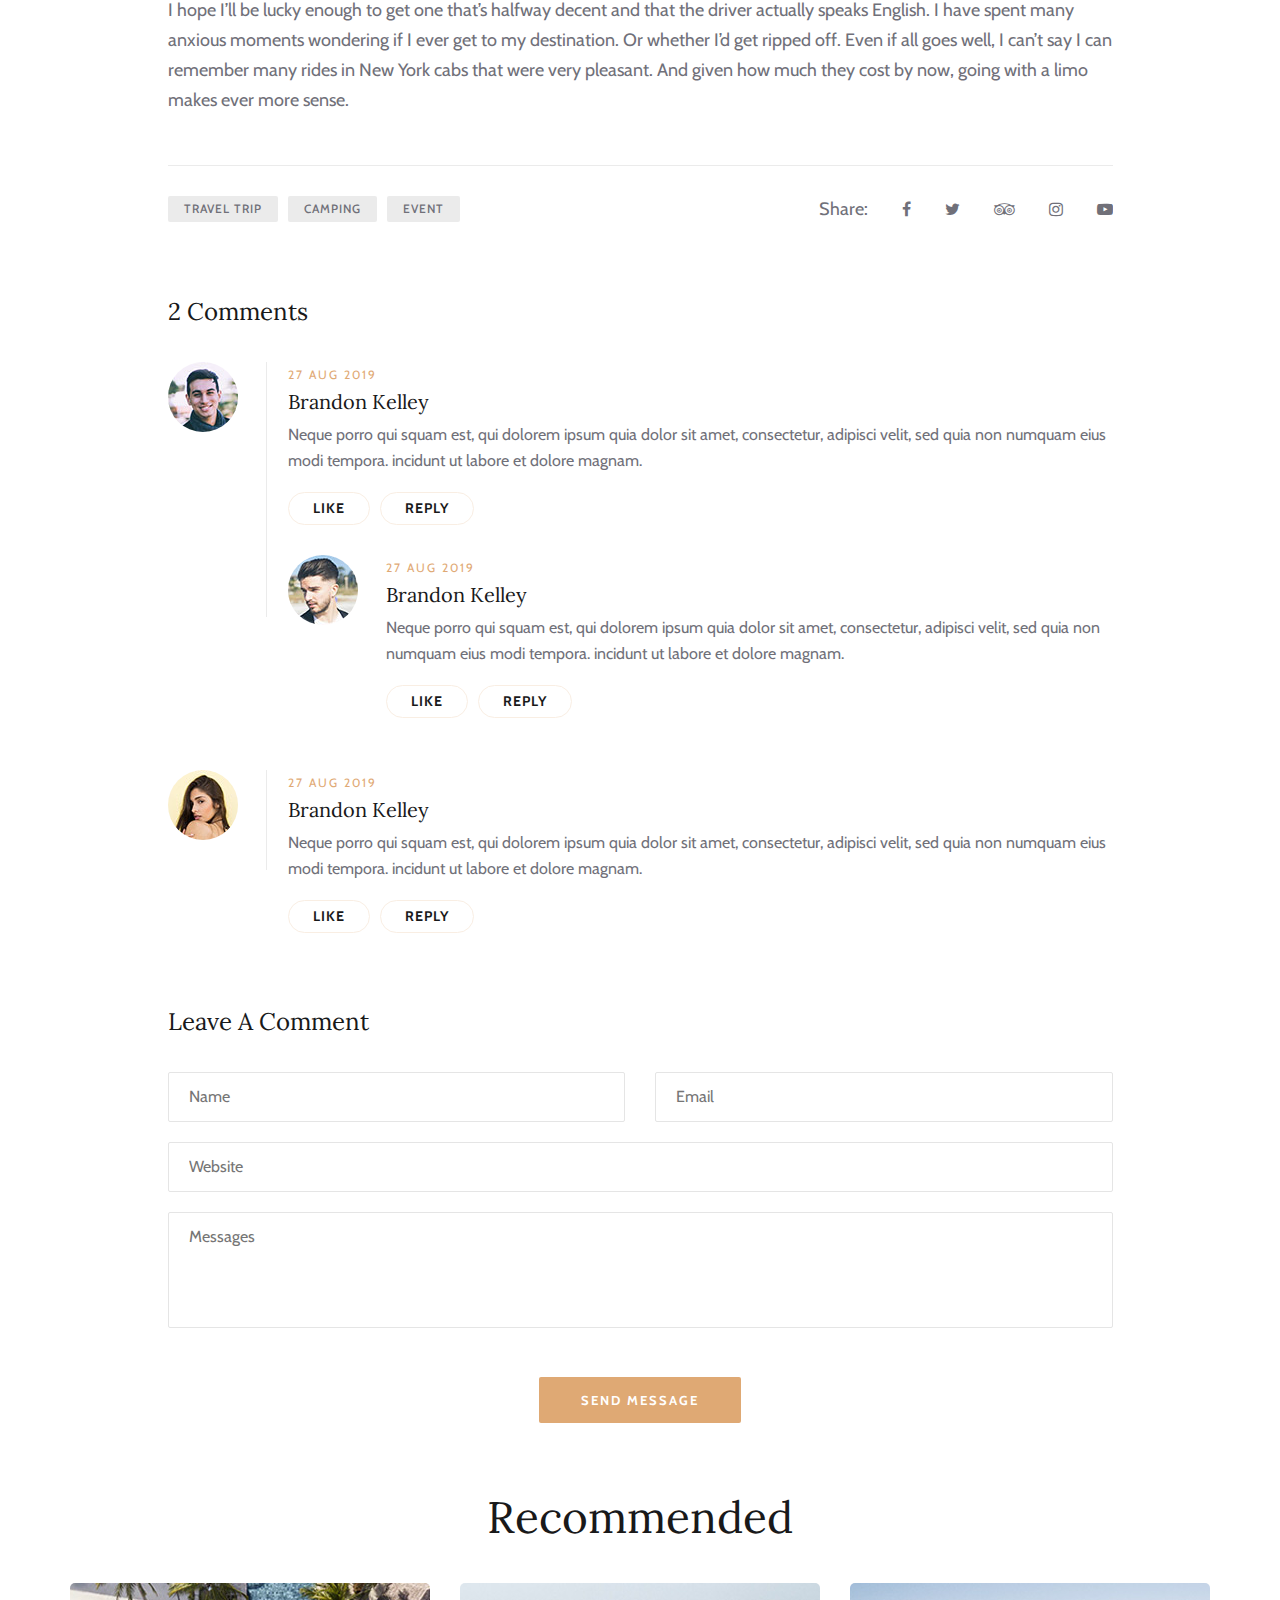
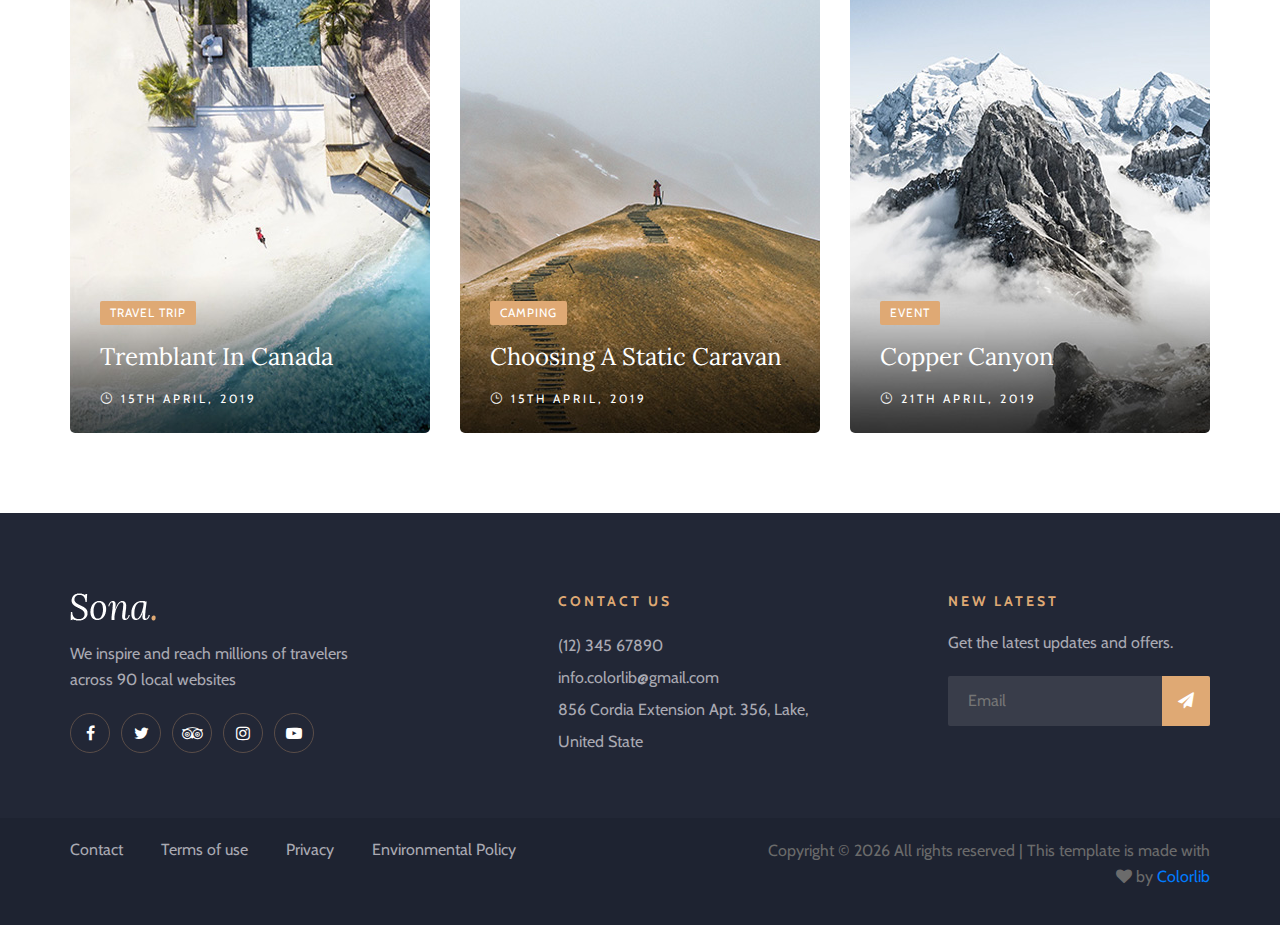
<file: blog-details.html>
<!DOCTYPE html>
<html lang="zxx">

<head>
    <meta charset="UTF-8">
    <meta name="description" content="Sona Template">
    <meta name="keywords" content="Sona, unica, creative, html">
    <meta name="viewport" content="width=device-width, initial-scale=1.0">
    <meta http-equiv="X-UA-Compatible" content="ie=edge">
    <title>Sona | Template</title>

    <!-- Google Font -->
    <link href="https://fonts.googleapis.com/css?family=Lora:400,700&display=swap" rel="stylesheet">
    <link href="https://fonts.googleapis.com/css?family=Cabin:400,500,600,700&display=swap" rel="stylesheet">

    <!-- Css Styles -->
    <link rel="stylesheet" href="css/bootstrap.min.css" type="text/css">
    <link rel="stylesheet" href="css/font-awesome.min.css" type="text/css">
    <link rel="stylesheet" href="css/elegant-icons.css" type="text/css">
    <link rel="stylesheet" href="css/flaticon.css" type="text/css">
    <link rel="stylesheet" href="css/owl.carousel.min.css" type="text/css">
    <link rel="stylesheet" href="css/nice-select.css" type="text/css">
    <link rel="stylesheet" href="css/jquery-ui.min.css" type="text/css">
    <link rel="stylesheet" href="css/magnific-popup.css" type="text/css">
    <link rel="stylesheet" href="css/slicknav.min.css" type="text/css">
    <link rel="stylesheet" href="css/style.css" type="text/css">
</head>

<body>
    <!-- Page Preloder -->
    <div id="preloder">
        <div class="loader"></div>
    </div>

    <!-- Offcanvas Menu Section Begin -->
    <div class="offcanvas-menu-overlay"></div>
    <div class="canvas-open">
        <i class="icon_menu"></i>
    </div>
    <div class="offcanvas-menu-wrapper">
        <div class="canvas-close">
            <i class="icon_close"></i>
        </div>
        <div class="search-icon search-switch">
            <i class="icon_search"></i>
        </div>
        <div class="header-configure-area">
            <div class="language-option">
                <img src="img/flag.jpg" alt="">
                <span>EN <i class="fa fa-angle-down"></i></span>
                <div class="flag-dropdown">
                    <ul>
                        <li><a href="#">Zi</a></li>
                        <li><a href="#">Fr</a></li>
                    </ul>
                </div>
            </div>
            <a href="#" class="bk-btn">Booking Now</a>
        </div>
        <nav class="mainmenu mobile-menu">
            <ul>
                <li class="active"><a href="./index.html">Home</a></li>
                <li><a href="./rooms.html">Rooms</a></li>
                <li><a href="./about-us.html">About Us</a></li>
                <li><a href="./blog.html">News</a></li>
                <li><a href="./contact.html">Contact</a></li>
            </ul>
        </nav>
        <div id="mobile-menu-wrap"></div>
        <div class="top-social">
            <a href="#"><i class="fa fa-facebook"></i></a>
            <a href="#"><i class="fa fa-twitter"></i></a>
            <a href="#"><i class="fa fa-tripadvisor"></i></a>
            <a href="#"><i class="fa fa-instagram"></i></a>
        </div>
        <ul class="top-widget">
            <li><i class="fa fa-phone"></i> (12) 345 67890</li>
            <li><i class="fa fa-envelope"></i> info.colorlib@gmail.com</li>
        </ul>
    </div>
    <!-- Offcanvas Menu Section End -->

    <!-- Header Section Begin -->
    <header class="header-section">
        <div class="top-nav">
            <div class="container">
                <div class="row">
                    <div class="col-lg-6">
                        <ul class="tn-left">
                            <li><i class="fa fa-phone"></i> (12) 345 67890</li>
                            <li><i class="fa fa-envelope"></i> info.colorlib@gmail.com</li>
                        </ul>
                    </div>
                    <div class="col-lg-6">
                        <div class="tn-right">
                            <div class="top-social">
                                <a href="#"><i class="fa fa-facebook"></i></a>
                                <a href="#"><i class="fa fa-twitter"></i></a>
                                <a href="#"><i class="fa fa-tripadvisor"></i></a>
                                <a href="#"><i class="fa fa-instagram"></i></a>
                            </div>
                            <a href="#" class="bk-btn">Booking Now</a>
                            <div class="language-option">
                                <img src="img/flag.jpg" alt="">
                                <span>EN <i class="fa fa-angle-down"></i></span>
                                <div class="flag-dropdown">
                                    <ul>
                                        <li><a href="#">Zi</a></li>
                                        <li><a href="#">Fr</a></li>
                                    </ul>
                                </div>
                            </div>
                        </div>
                    </div>
                </div>
            </div>
        </div>
        <div class="menu-item">
            <div class="container">
                <div class="row">
                    <div class="col-lg-2">
                        <div class="logo">
                            <a href="./index.html">
                                <img src="img/logo.png" alt="">
                            </a>
                        </div>
                    </div>
                    <div class="col-lg-10">
                        <div class="nav-menu">
                            <nav class="mainmenu">
                                <ul>
                                    <li><a href="./index.html">Home</a></li>
                                    <li><a href="./rooms.html">Rooms</a></li>
                                    <li><a href="./about-us.html">About Us</a></li>
                                    <li class="active"><a href="./blog.html">News</a></li>
                                    <li><a href="./contact.html">Contact</a></li>
                                </ul>
                            </nav>
                            <div class="nav-right search-switch">
                                <i class="icon_search"></i>
                            </div>
                        </div>
                    </div>
                </div>
            </div>
        </div>
    </header>
    <!-- Header End -->

    <!-- Blog Details Hero Section Begin -->
    <section class="blog-details-hero set-bg" data-setbg="img/blog/blog-details/blog-details-hero.jpg">
        <div class="container">
            <div class="row">
                <div class="col-lg-10 offset-lg-1">
                    <div class="bd-hero-text">
                        <span>Travel Trip & Camping</span>
                        <h2>Cdc Issues Health Alert Notice For Travelers To Usa From Hon</h2>
                        <ul>
                            <li class="b-time"><i class="icon_clock_alt"></i> 15th April, 2019</li>
                            <li><i class="icon_profile"></i> Kerry Jones</li>
                        </ul>
                    </div>
                </div>
            </div>
        </div>
    </section>
    <!-- Blog Details Hero End -->

    <!-- Blog Details Section Begin -->
    <section class="blog-details-section">
        <div class="container">
            <div class="row">
                <div class="col-lg-10 offset-lg-1">
                    <div class="blog-details-text">
                        <div class="bd-title">
                            <p>Thinking about overseas adventure travel? Have you put any thought into the best places
                                to go when it comes to overseas adventure travel? Nepal is one of the most popular
                                places of all, when you visit this magical country you will have the best adventures
                                right there at your doorstep. Only overseas adventure travel in Nepal will give you
                                these kinds of opportunities so if this is not on your list of possible places to visit
                                yet then now is the time to put it on there!</p>
                            <p>In Nepal your overseas adventure travel is going to be fascinating. You will get to see
                                the Himalayan Mountains and experience all that the rich Nepalese culture has to offer.
                                They are an amazing people who have managed to hang on to their own culture and beliefs
                                longer than most other countries. When overseas adventure travel takes you to Nepal you
                                will have the chance to see all of the fantastic and one of a kind lakes and forests and
                                you can even spend days or weeks camping out in their forests with a specialized guide.
                                And the waterfalls in Nepal are to die for, you will never see anything more gorgeous in
                                your life as their waterfalls! This should be at the top of your overseas adventure
                                travel destination list for sure!</p>
                        </div>
                        <div class="bd-pic">
                            <div class="bp-item">
                                <img src="img/blog/blog-details/blog-details-1.jpg" alt="">
                            </div>
                            <div class="bp-item">
                                <img src="img/blog/blog-details/blog-details-2.jpg" alt="">
                            </div>
                            <div class="bp-item">
                                <img src="img/blog/blog-details/blog-details-3.jpg" alt="">
                            </div>
                        </div>
                        <div class="bd-more-text">
                            <div class="bm-item">
                                <h4>If you live in New York City</h4>
                                <p>You know all about the traffic there. Getting places is often next to impossible,
                                    even with the gazillion yellow cabs. If you’re like me you often look with envy at
                                    those shiny limousines with their unformed drivers and wish you could sit in one.
                                    Well, you can. New York limo service is more affordable than you think, whether it’s
                                    for Newark airport transportation, LaGuardia airport transportation, or to drive
                                    wherever you wish to go.</p>
                            </div>
                            <div class="bm-item">
                                <h4>Every time I hail a cab in New York City</h4>
                                <p>I hope I’ll be lucky enough to get one that’s halfway decent and that the driver
                                    actually speaks English. I have spent many anxious moments wondering if I ever get
                                    to my destination. Or whether I’d get ripped off. Even if all goes well, I can’t say
                                    I can remember many rides in New York cabs that were very pleasant. And given how
                                    much they cost by now, going with a limo makes ever more sense.</p>
                            </div>
                        </div>
                        <div class="tag-share">
                            <div class="tags">
                                <a href="#">Travel Trip</a>
                                <a href="#">Camping</a>
                                <a href="#">Event</a>
                            </div>
                            <div class="social-share">
                                <span>Share:</span>
                                <a href="#"><i class="fa fa-facebook"></i></a>
                                <a href="#"><i class="fa fa-twitter"></i></a>
                                <a href="#"><i class="fa fa-tripadvisor"></i></a>
                                <a href="#"><i class="fa fa-instagram"></i></a>
                                <a href="#"><i class="fa fa-youtube-play"></i></a>
                            </div>
                        </div>
                        <div class="comment-option">
                            <h4>2 Comments</h4>
                            <div class="single-comment-item first-comment">
                                <div class="sc-author">
                                    <img src="img/blog/blog-details/avatar/avatar-1.jpg" alt="">
                                </div>
                                <div class="sc-text">
                                    <span>27 Aug 2019</span>
                                    <h5>Brandon Kelley</h5>
                                    <p>Neque porro qui squam est, qui dolorem ipsum quia dolor sit amet, consectetur,
                                        adipisci velit, sed quia non numquam eius modi tempora. incidunt ut labore et
                                        dolore magnam.</p>
                                    <a href="#" class="comment-btn">Like</a>
                                    <a href="#" class="comment-btn">Reply</a>
                                </div>
                            </div>
                            <div class="single-comment-item reply-comment">
                                <div class="sc-author">
                                    <img src="img/blog/blog-details/avatar/avatar-2.jpg" alt="">
                                </div>
                                <div class="sc-text">
                                    <span>27 Aug 2019</span>
                                    <h5>Brandon Kelley</h5>
                                    <p>Neque porro qui squam est, qui dolorem ipsum quia dolor sit amet, consectetur,
                                        adipisci velit, sed quia non numquam eius modi tempora. incidunt ut labore et
                                        dolore magnam.</p>
                                    <a href="#" class="comment-btn like-btn">Like</a>
                                    <a href="#" class="comment-btn reply-btn">Reply</a>
                                </div>
                            </div>
                            <div class="single-comment-item second-comment ">
                                <div class="sc-author">
                                    <img src="img/blog/blog-details/avatar/avatar-3.jpg" alt="">
                                </div>
                                <div class="sc-text">
                                    <span>27 Aug 2019</span>
                                    <h5>Brandon Kelley</h5>
                                    <p>Neque porro qui squam est, qui dolorem ipsum quia dolor sit amet, consectetur,
                                        adipisci velit, sed quia non numquam eius modi tempora. incidunt ut labore et
                                        dolore magnam.</p>
                                    <a href="#" class="comment-btn">Like</a>
                                    <a href="#" class="comment-btn">Reply</a>
                                </div>
                            </div>
                        </div>
                        <div class="leave-comment">
                            <h4>Leave A Comment</h4>
                            <form action="#" class="comment-form">
                                <div class="row">
                                    <div class="col-lg-6">
                                        <input type="text" placeholder="Name">
                                    </div>
                                    <div class="col-lg-6">
                                        <input type="text" placeholder="Email">
                                    </div>
                                    <div class="col-lg-12 text-center">
                                        <input type="text" placeholder="Website">
                                        <textarea placeholder="Messages"></textarea>
                                        <button type="submit" class="site-btn">Send Message</button>
                                    </div>
                                </div>
                            </form>
                        </div>
                    </div>
                </div>
            </div>
        </div>
    </section>
    <!-- Blog Details Section End -->

    <!-- Recommend Blog Section Begin -->
    <section class="recommend-blog-section spad">
        <div class="container">
            <div class="row">
                <div class="col-lg-12">
                    <div class="section-title">
                        <h2>Recommended</h2>
                    </div>
                </div>
            </div>
            <div class="row">
                <div class="col-md-4">
                    <div class="blog-item set-bg" data-setbg="img/blog/blog-1.jpg">
                        <div class="bi-text">
                            <span class="b-tag">Travel Trip</span>
                            <h4><a href="#">Tremblant In Canada</a></h4>
                            <div class="b-time"><i class="icon_clock_alt"></i> 15th April, 2019</div>
                        </div>
                    </div>
                </div>
                <div class="col-md-4">
                    <div class="blog-item set-bg" data-setbg="img/blog/blog-2.jpg">
                        <div class="bi-text">
                            <span class="b-tag">Camping</span>
                            <h4><a href="#">Choosing A Static Caravan</a></h4>
                            <div class="b-time"><i class="icon_clock_alt"></i> 15th April, 2019</div>
                        </div>
                    </div>
                </div>
                <div class="col-md-4">
                    <div class="blog-item set-bg" data-setbg="img/blog/blog-3.jpg">
                        <div class="bi-text">
                            <span class="b-tag">Event</span>
                            <h4><a href="#">Copper Canyon</a></h4>
                            <div class="b-time"><i class="icon_clock_alt"></i> 21th April, 2019</div>
                        </div>
                    </div>
                </div>
            </div>
        </div>
    </section>
    <!-- Recommend Blog Section End -->

    <!-- Footer Section Begin -->
    <footer class="footer-section">
        <div class="container">
            <div class="footer-text">
                <div class="row">
                    <div class="col-lg-4">
                        <div class="ft-about">
                            <div class="logo">
                                <a href="#">
                                    <img src="img/footer-logo.png" alt="">
                                </a>
                            </div>
                            <p>We inspire and reach millions of travelers<br /> across 90 local websites</p>
                            <div class="fa-social">
                                <a href="#"><i class="fa fa-facebook"></i></a>
                                <a href="#"><i class="fa fa-twitter"></i></a>
                                <a href="#"><i class="fa fa-tripadvisor"></i></a>
                                <a href="#"><i class="fa fa-instagram"></i></a>
                                <a href="#"><i class="fa fa-youtube-play"></i></a>
                            </div>
                        </div>
                    </div>
                    <div class="col-lg-3 offset-lg-1">
                        <div class="ft-contact">
                            <h6>Contact Us</h6>
                            <ul>
                                <li>(12) 345 67890</li>
                                <li>info.colorlib@gmail.com</li>
                                <li>856 Cordia Extension Apt. 356, Lake, United State</li>
                            </ul>
                        </div>
                    </div>
                    <div class="col-lg-3 offset-lg-1">
                        <div class="ft-newslatter">
                            <h6>New latest</h6>
                            <p>Get the latest updates and offers.</p>
                            <form action="#" class="fn-form">
                                <input type="text" placeholder="Email">
                                <button type="submit"><i class="fa fa-send"></i></button>
                            </form>
                        </div>
                    </div>
                </div>
            </div>
        </div>
        <div class="copyright-option">
            <div class="container">
                <div class="row">
                    <div class="col-lg-7">
                        <ul>
                            <li><a href="#">Contact</a></li>
                            <li><a href="#">Terms of use</a></li>
                            <li><a href="#">Privacy</a></li>
                            <li><a href="#">Environmental Policy</a></li>
                        </ul>
                    </div>
                    <div class="col-lg-5">
                        <div class="co-text">
                            <p><!-- Link back to Colorlib can't be removed. Template is licensed under CC BY 3.0. -->
                                Copyright &copy;
                                <script>document.write(new Date().getFullYear());</script> All rights reserved | This
                                template is made with <i class="fa fa-heart" aria-hidden="true"></i> by <a
                                    href="https://colorlib.com" target="_blank">Colorlib</a>
                                <!-- Link back to Colorlib can't be removed. Template is licensed under CC BY 3.0. -->
                            </p>
                        </div>
                    </div>
                </div>
            </div>
        </div>
    </footer>
    <!-- Footer Section End -->

    <!-- Search model Begin -->
    <div class="search-model">
        <div class="h-100 d-flex align-items-center justify-content-center">
            <div class="search-close-switch"><i class="icon_close"></i></div>
            <form class="search-model-form">
                <input type="text" id="search-input" placeholder="Search here.....">
            </form>
        </div>
    </div>
    <!-- Search model end -->

    <!-- Js Plugins -->
    <script src="js/jquery-3.3.1.min.js"></script>
    <script src="js/bootstrap.min.js"></script>
    <script src="js/jquery.magnific-popup.min.js"></script>
    <script src="js/jquery.nice-select.min.js"></script>
    <script src="js/jquery-ui.min.js"></script>
    <script src="js/jquery.slicknav.js"></script>
    <script src="js/owl.carousel.min.js"></script>
    <script src="js/main.js"></script>
</body>

</html>
</file>
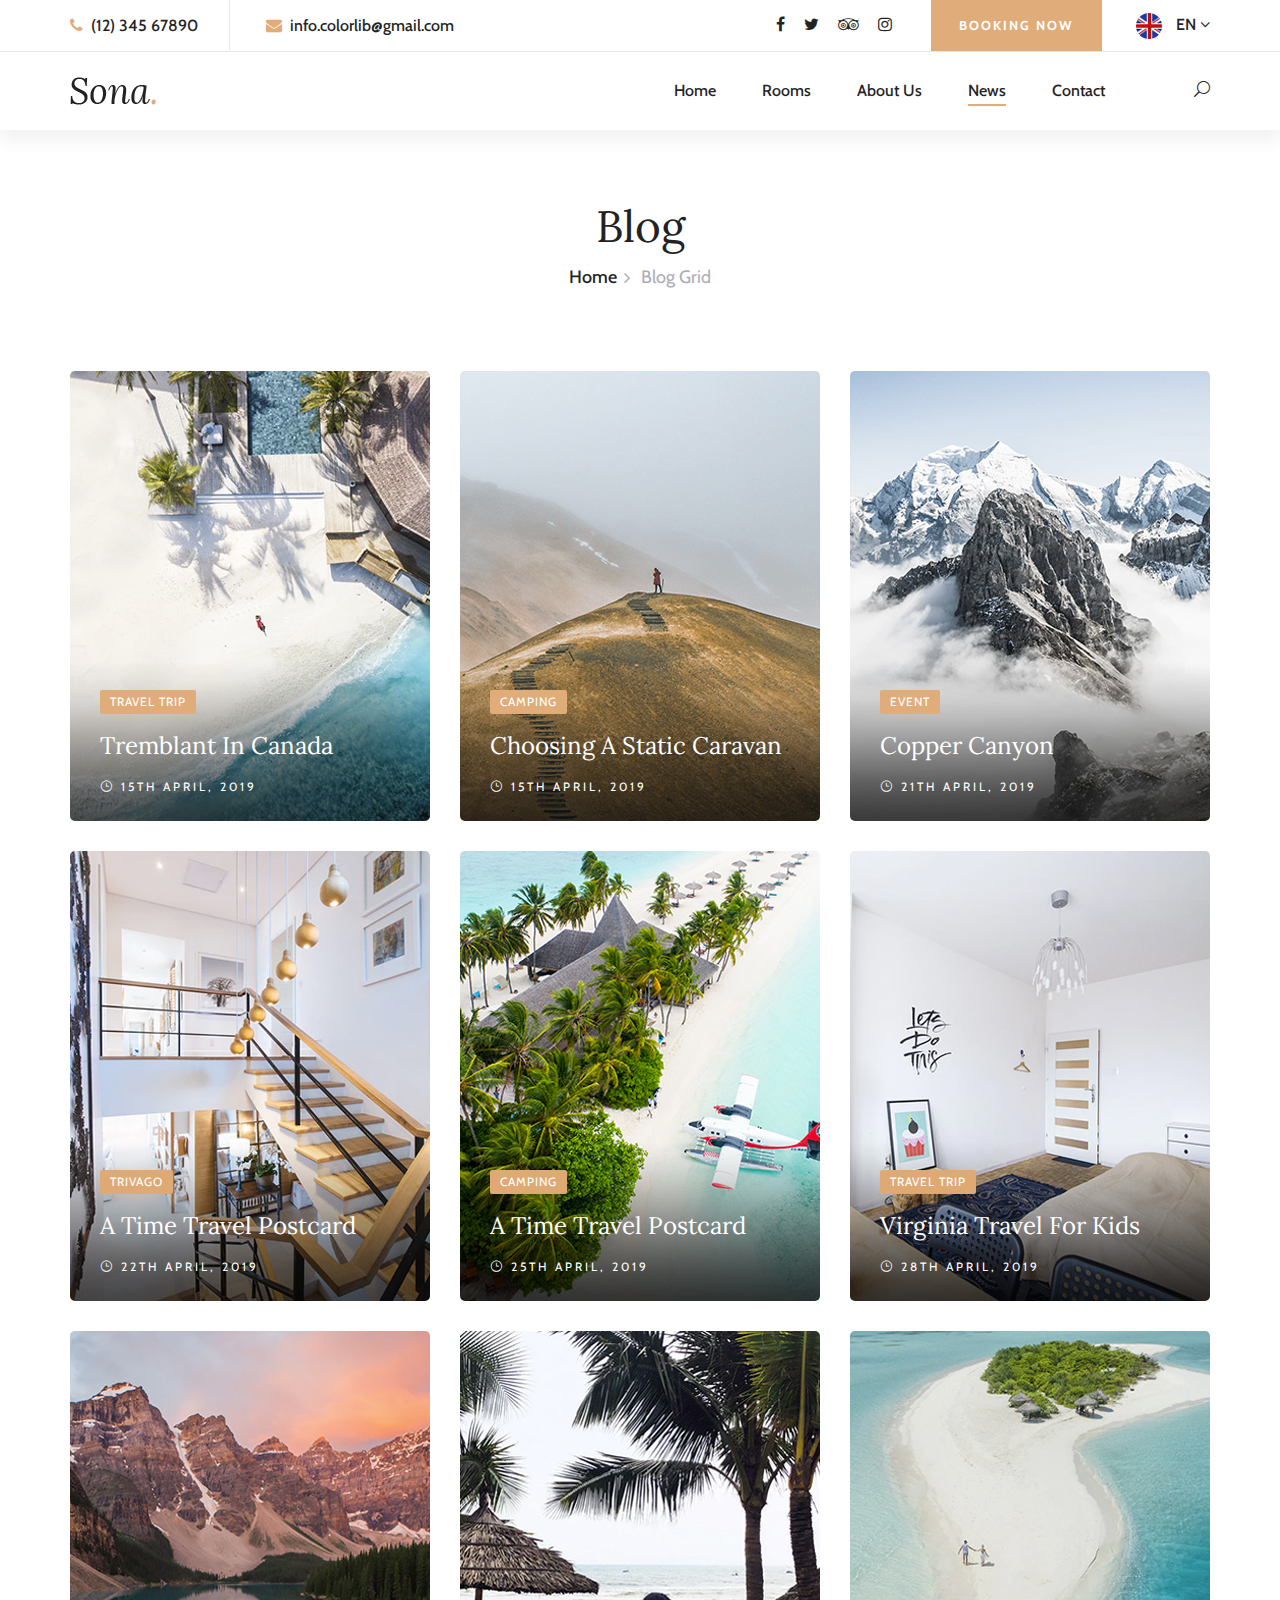
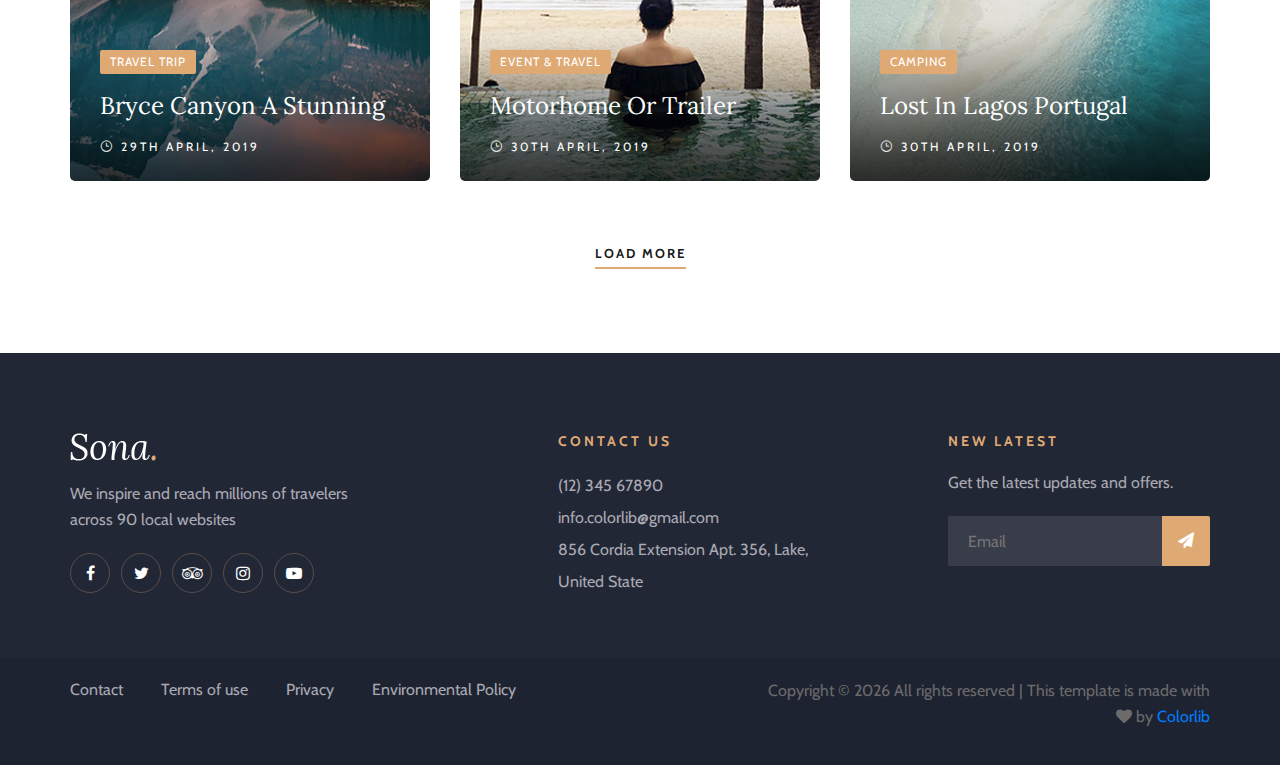
<file: blog.html>
<!DOCTYPE html>
<html lang="zxx">

<head>
    <meta charset="UTF-8">
    <meta name="description" content="Sona Template">
    <meta name="keywords" content="Sona, unica, creative, html">
    <meta name="viewport" content="width=device-width, initial-scale=1.0">
    <meta http-equiv="X-UA-Compatible" content="ie=edge">
    <title>Sona | Template</title>

    <!-- Google Font -->
    <link href="https://fonts.googleapis.com/css?family=Lora:400,700&display=swap" rel="stylesheet">
    <link href="https://fonts.googleapis.com/css?family=Cabin:400,500,600,700&display=swap" rel="stylesheet">

    <!-- Css Styles -->
    <link rel="stylesheet" href="css/bootstrap.min.css" type="text/css">
    <link rel="stylesheet" href="css/font-awesome.min.css" type="text/css">
    <link rel="stylesheet" href="css/elegant-icons.css" type="text/css">
    <link rel="stylesheet" href="css/flaticon.css" type="text/css">
    <link rel="stylesheet" href="css/owl.carousel.min.css" type="text/css">
    <link rel="stylesheet" href="css/nice-select.css" type="text/css">
    <link rel="stylesheet" href="css/jquery-ui.min.css" type="text/css">
    <link rel="stylesheet" href="css/magnific-popup.css" type="text/css">
    <link rel="stylesheet" href="css/slicknav.min.css" type="text/css">
    <link rel="stylesheet" href="css/style.css" type="text/css">
</head>

<body>
    <!-- Page Preloder -->
    <div id="preloder">
        <div class="loader"></div>
    </div>

    <!-- Offcanvas Menu Section Begin -->
    <div class="offcanvas-menu-overlay"></div>
    <div class="canvas-open">
        <i class="icon_menu"></i>
    </div>
    <div class="offcanvas-menu-wrapper">
        <div class="canvas-close">
            <i class="icon_close"></i>
        </div>
        <div class="search-icon search-switch">
            <i class="icon_search"></i>
        </div>
        <div class="header-configure-area">
            <div class="language-option">
                <img src="img/flag.jpg" alt="">
                <span>EN <i class="fa fa-angle-down"></i></span>
                <div class="flag-dropdown">
                    <ul>
                        <li><a href="#">Zi</a></li>
                        <li><a href="#">Fr</a></li>
                    </ul>
                </div>
            </div>
            <a href="#" class="bk-btn">Booking Now</a>
        </div>
        <nav class="mainmenu mobile-menu">
            <ul>
                <li class="active"><a href="./index.html">Home</a></li>
                <li><a href="./rooms.html">Rooms</a></li>
                <li><a href="./about-us.html">About Us</a></li>
                <li><a href="./blog.html">News</a></li>
                <li><a href="./contact.html">Contact</a></li>
            </ul>
        </nav>
        <div id="mobile-menu-wrap"></div>
        <div class="top-social">
            <a href="#"><i class="fa fa-facebook"></i></a>
            <a href="#"><i class="fa fa-twitter"></i></a>
            <a href="#"><i class="fa fa-tripadvisor"></i></a>
            <a href="#"><i class="fa fa-instagram"></i></a>
        </div>
        <ul class="top-widget">
            <li><i class="fa fa-phone"></i> (12) 345 67890</li>
            <li><i class="fa fa-envelope"></i> info.colorlib@gmail.com</li>
        </ul>
    </div>
    <!-- Offcanvas Menu Section End -->

    <!-- Header Section Begin -->
    <header class="header-section header-normal">
        <div class="top-nav">
            <div class="container">
                <div class="row">
                    <div class="col-lg-6">
                        <ul class="tn-left">
                            <li><i class="fa fa-phone"></i> (12) 345 67890</li>
                            <li><i class="fa fa-envelope"></i> info.colorlib@gmail.com</li>
                        </ul>
                    </div>
                    <div class="col-lg-6">
                        <div class="tn-right">
                            <div class="top-social">
                                <a href="#"><i class="fa fa-facebook"></i></a>
                                <a href="#"><i class="fa fa-twitter"></i></a>
                                <a href="#"><i class="fa fa-tripadvisor"></i></a>
                                <a href="#"><i class="fa fa-instagram"></i></a>
                            </div>
                            <a href="#" class="bk-btn">Booking Now</a>
                            <div class="language-option">
                                <img src="img/flag.jpg" alt="">
                                <span>EN <i class="fa fa-angle-down"></i></span>
                                <div class="flag-dropdown">
                                    <ul>
                                        <li><a href="#">Zi</a></li>
                                        <li><a href="#">Fr</a></li>
                                    </ul>
                                </div>
                            </div>
                        </div>
                    </div>
                </div>
            </div>
        </div>
        <div class="menu-item">
            <div class="container">
                <div class="row">
                    <div class="col-lg-2">
                        <div class="logo">
                            <a href="./index.html">
                                <img src="img/logo.png" alt="">
                            </a>
                        </div>
                    </div>
                    <div class="col-lg-10">
                        <div class="nav-menu">
                            <nav class="mainmenu">
                                <ul>
                                    <li><a href="./index.html">Home</a></li>
                                    <li><a href="./rooms.html">Rooms</a></li>
                                    <li><a href="./about-us.html">About Us</a></li>
                                    <li class="active"><a href="./blog.html">News</a></li>
                                    <li><a href="./contact.html">Contact</a></li>
                                </ul>
                            </nav>
                            <div class="nav-right search-switch">
                                <i class="icon_search"></i>
                            </div>
                        </div>
                    </div>
                </div>
            </div>
        </div>
    </header>
    <!-- Header End -->

    <!-- Breadcrumb Section Begin -->
    <div class="breadcrumb-section">
        <div class="container">
            <div class="row">
                <div class="col-lg-12">
                    <div class="breadcrumb-text">
                        <h2>Blog</h2>
                        <div class="bt-option">
                            <a href="./home.html">Home</a>
                            <span>Blog Grid</span>
                        </div>
                    </div>
                </div>
            </div>
        </div>
    </div>
    <!-- Breadcrumb Section End -->

    <!-- Blog Section Begin -->
    <section class="blog-section blog-page spad">
        <div class="container">
            <div class="row">
                <div class="col-lg-4 col-md-6">
                    <div class="blog-item set-bg" data-setbg="img/blog/blog-1.jpg">
                        <div class="bi-text">
                            <span class="b-tag">Travel Trip</span>
                            <h4><a href="./blog-details.html">Tremblant In Canada</a></h4>
                            <div class="b-time"><i class="icon_clock_alt"></i> 15th April, 2019</div>
                        </div>
                    </div>
                </div>
                <div class="col-lg-4 col-md-6">
                    <div class="blog-item set-bg" data-setbg="img/blog/blog-2.jpg">
                        <div class="bi-text">
                            <span class="b-tag">Camping</span>
                            <h4><a href="./blog-details.html">Choosing A Static Caravan</a></h4>
                            <div class="b-time"><i class="icon_clock_alt"></i> 15th April, 2019</div>
                        </div>
                    </div>
                </div>
                <div class="col-lg-4 col-md-6">
                    <div class="blog-item set-bg" data-setbg="img/blog/blog-3.jpg">
                        <div class="bi-text">
                            <span class="b-tag">Event</span>
                            <h4><a href="./blog-details.html">Copper Canyon</a></h4>
                            <div class="b-time"><i class="icon_clock_alt"></i> 21th April, 2019</div>
                        </div>
                    </div>
                </div>
                <div class="col-lg-4 col-md-6">
                    <div class="blog-item set-bg" data-setbg="img/blog/blog-4.jpg">
                        <div class="bi-text">
                            <span class="b-tag">Trivago</span>
                            <h4><a href="./blog-details.html">A Time Travel Postcard</a></h4>
                            <div class="b-time"><i class="icon_clock_alt"></i> 22th April, 2019</div>
                        </div>
                    </div>
                </div>
                <div class="col-lg-4 col-md-6">
                    <div class="blog-item set-bg" data-setbg="img/blog/blog-5.jpg">
                        <div class="bi-text">
                            <span class="b-tag">Camping</span>
                            <h4><a href="./blog-details.html">A Time Travel Postcard</a></h4>
                            <div class="b-time"><i class="icon_clock_alt"></i> 25th April, 2019</div>
                        </div>
                    </div>
                </div>
                <div class="col-lg-4 col-md-6">
                    <div class="blog-item set-bg" data-setbg="img/blog/blog-6.jpg">
                        <div class="bi-text">
                            <span class="b-tag">Travel Trip</span>
                            <h4><a href="./blog-details.html">Virginia Travel For Kids</a></h4>
                            <div class="b-time"><i class="icon_clock_alt"></i> 28th April, 2019</div>
                        </div>
                    </div>
                </div>
                <div class="col-lg-4 col-md-6">
                    <div class="blog-item set-bg" data-setbg="img/blog/blog-7.jpg">
                        <div class="bi-text">
                            <span class="b-tag">Travel Trip</span>
                            <h4><a href="./blog-details.html">Bryce Canyon A Stunning</a></h4>
                            <div class="b-time"><i class="icon_clock_alt"></i> 29th April, 2019</div>
                        </div>
                    </div>
                </div>
                <div class="col-lg-4 col-md-6">
                    <div class="blog-item set-bg" data-setbg="img/blog/blog-8.jpg">
                        <div class="bi-text">
                            <span class="b-tag">Event & Travel</span>
                            <h4><a href="./blog-details.html">Motorhome Or Trailer</a></h4>
                            <div class="b-time"><i class="icon_clock_alt"></i> 30th April, 2019</div>
                        </div>
                    </div>
                </div>
                <div class="col-lg-4 col-md-6">
                    <div class="blog-item set-bg" data-setbg="img/blog/blog-9.jpg">
                        <div class="bi-text">
                            <span class="b-tag">Camping</span>
                            <h4><a href="./blog-details.html">Lost In Lagos Portugal</a></h4>
                            <div class="b-time"><i class="icon_clock_alt"></i> 30th April, 2019</div>
                        </div>
                    </div>
                </div>
                <div class="col-lg-12">
                    <div class="load-more">
                        <a href="#" class="primary-btn">Load More</a>
                    </div>
                </div>
            </div>
        </div>
    </section>
    <!-- Blog Section End -->

    <!-- Footer Section Begin -->
    <footer class="footer-section">
        <div class="container">
            <div class="footer-text">
                <div class="row">
                    <div class="col-lg-4">
                        <div class="ft-about">
                            <div class="logo">
                                <a href="#">
                                    <img src="img/footer-logo.png" alt="">
                                </a>
                            </div>
                            <p>We inspire and reach millions of travelers<br /> across 90 local websites</p>
                            <div class="fa-social">
                                <a href="#"><i class="fa fa-facebook"></i></a>
                                <a href="#"><i class="fa fa-twitter"></i></a>
                                <a href="#"><i class="fa fa-tripadvisor"></i></a>
                                <a href="#"><i class="fa fa-instagram"></i></a>
                                <a href="#"><i class="fa fa-youtube-play"></i></a>
                            </div>
                        </div>
                    </div>
                    <div class="col-lg-3 offset-lg-1">
                        <div class="ft-contact">
                            <h6>Contact Us</h6>
                            <ul>
                                <li>(12) 345 67890</li>
                                <li>info.colorlib@gmail.com</li>
                                <li>856 Cordia Extension Apt. 356, Lake, United State</li>
                            </ul>
                        </div>
                    </div>
                    <div class="col-lg-3 offset-lg-1">
                        <div class="ft-newslatter">
                            <h6>New latest</h6>
                            <p>Get the latest updates and offers.</p>
                            <form action="#" class="fn-form">
                                <input type="text" placeholder="Email">
                                <button type="submit"><i class="fa fa-send"></i></button>
                            </form>
                        </div>
                    </div>
                </div>
            </div>
        </div>
        <div class="copyright-option">
            <div class="container">
                <div class="row">
                    <div class="col-lg-7">
                        <ul>
                            <li><a href="#">Contact</a></li>
                            <li><a href="#">Terms of use</a></li>
                            <li><a href="#">Privacy</a></li>
                            <li><a href="#">Environmental Policy</a></li>
                        </ul>
                    </div>
                    <div class="col-lg-5">
                        <div class="co-text">
                            <p><!-- Link back to Colorlib can't be removed. Template is licensed under CC BY 3.0. -->
                                Copyright &copy;
                                <script>document.write(new Date().getFullYear());</script> All rights reserved | This
                                template is made with <i class="fa fa-heart" aria-hidden="true"></i> by <a
                                    href="https://colorlib.com" target="_blank">Colorlib</a>
                                <!-- Link back to Colorlib can't be removed. Template is licensed under CC BY 3.0. -->
                            </p>
                        </div>
                    </div>
                </div>
            </div>
        </div>
    </footer>
    <!-- Footer Section End -->

    <!-- Search model Begin -->
    <div class="search-model">
        <div class="h-100 d-flex align-items-center justify-content-center">
            <div class="search-close-switch"><i class="icon_close"></i></div>
            <form class="search-model-form">
                <input type="text" id="search-input" placeholder="Search here.....">
            </form>
        </div>
    </div>
    <!-- Search model end -->

    <!-- Js Plugins -->
    <script src="js/jquery-3.3.1.min.js"></script>
    <script src="js/bootstrap.min.js"></script>
    <script src="js/jquery.magnific-popup.min.js"></script>
    <script src="js/jquery.nice-select.min.js"></script>
    <script src="js/jquery-ui.min.js"></script>
    <script src="js/jquery.slicknav.js"></script>
    <script src="js/owl.carousel.min.js"></script>
    <script src="js/main.js"></script>
</body>

</html>
</file>
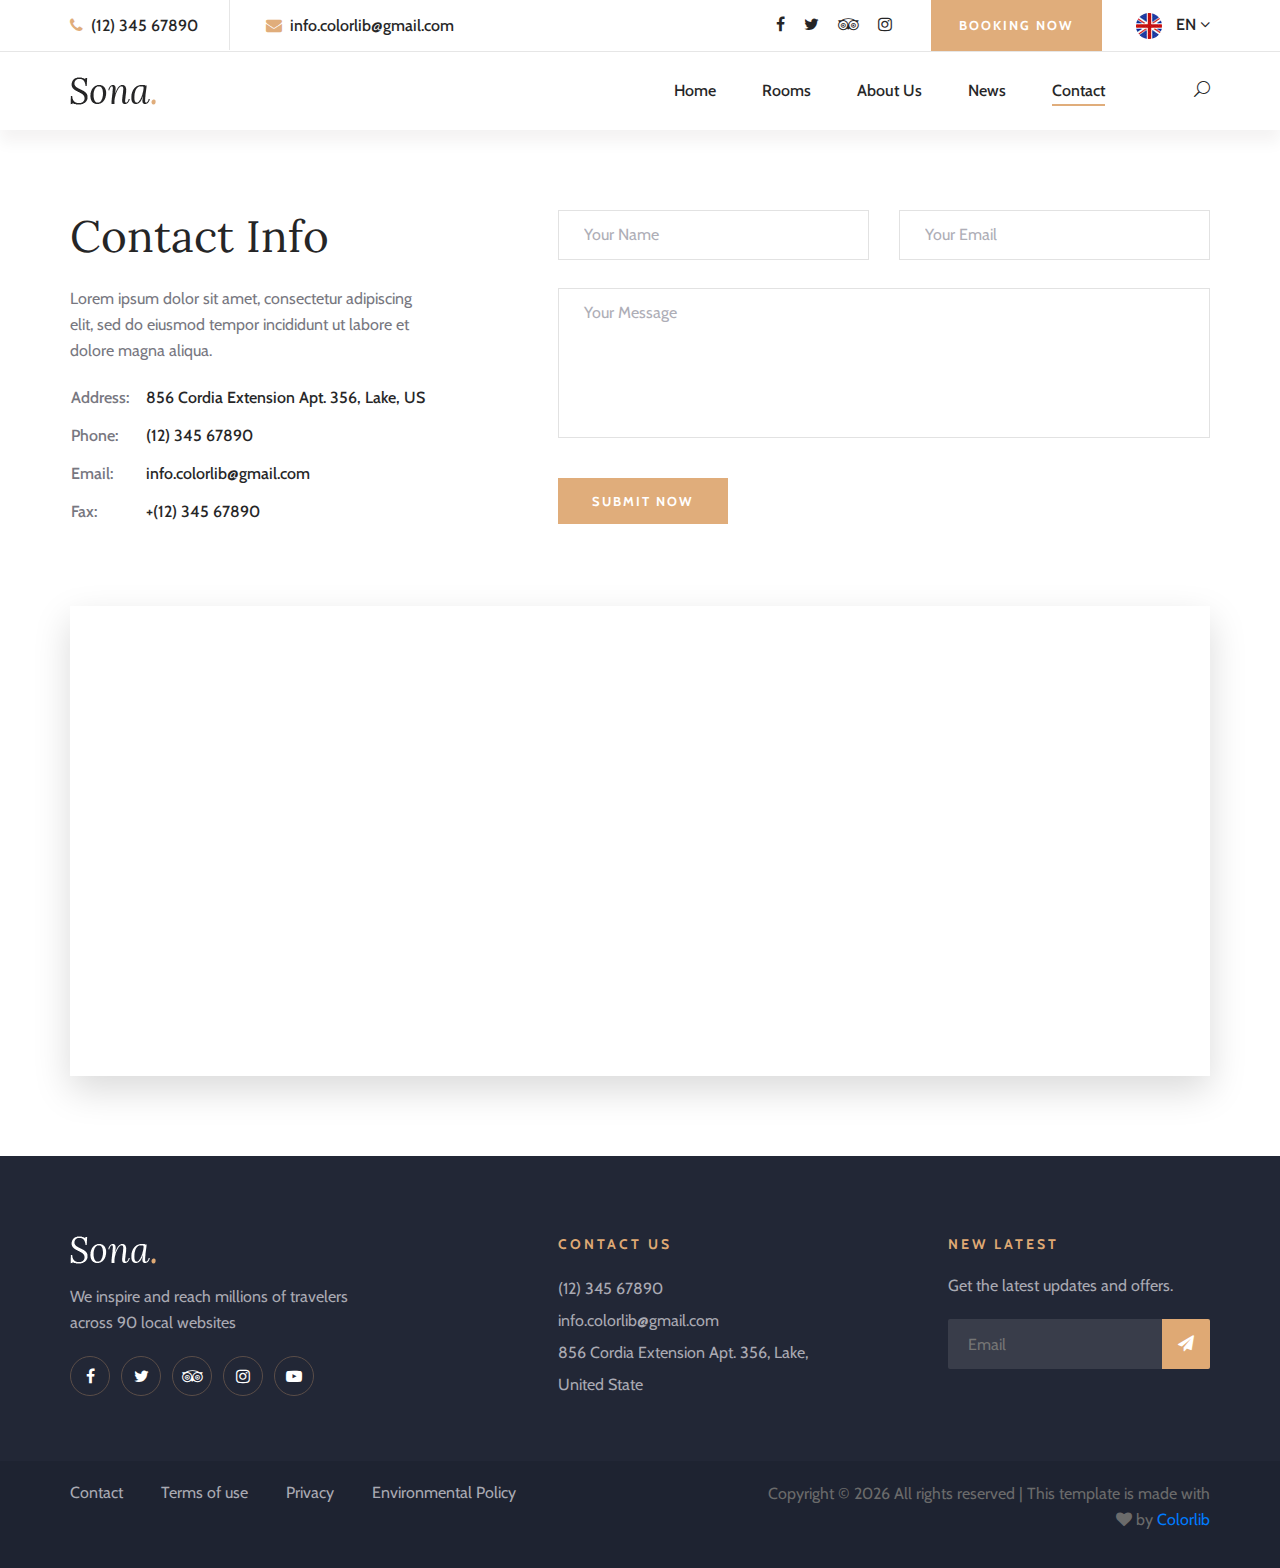
<file: contact.html>
<!DOCTYPE html>
<html lang="zxx">

<head>
    <meta charset="UTF-8">
    <meta name="description" content="Sona Template">
    <meta name="keywords" content="Sona, unica, creative, html">
    <meta name="viewport" content="width=device-width, initial-scale=1.0">
    <meta http-equiv="X-UA-Compatible" content="ie=edge">
    <title>Sona | Template</title>

    <!-- Google Font -->
    <link href="https://fonts.googleapis.com/css?family=Lora:400,700&display=swap" rel="stylesheet">
    <link href="https://fonts.googleapis.com/css?family=Cabin:400,500,600,700&display=swap" rel="stylesheet">

    <!-- Css Styles -->
    <link rel="stylesheet" href="css/bootstrap.min.css" type="text/css">
    <link rel="stylesheet" href="css/font-awesome.min.css" type="text/css">
    <link rel="stylesheet" href="css/elegant-icons.css" type="text/css">
    <link rel="stylesheet" href="css/flaticon.css" type="text/css">
    <link rel="stylesheet" href="css/owl.carousel.min.css" type="text/css">
    <link rel="stylesheet" href="css/nice-select.css" type="text/css">
    <link rel="stylesheet" href="css/jquery-ui.min.css" type="text/css">
    <link rel="stylesheet" href="css/magnific-popup.css" type="text/css">
    <link rel="stylesheet" href="css/slicknav.min.css" type="text/css">
    <link rel="stylesheet" href="css/style.css" type="text/css">
</head>

<body>
    <!-- Page Preloder -->
    <div id="preloder">
        <div class="loader"></div>
    </div>

    <!-- Offcanvas Menu Section Begin -->
    <div class="offcanvas-menu-overlay"></div>
    <div class="canvas-open">
        <i class="icon_menu"></i>
    </div>
    <div class="offcanvas-menu-wrapper">
        <div class="canvas-close">
            <i class="icon_close"></i>
        </div>
        <div class="search-icon search-switch">
            <i class="icon_search"></i>
        </div>
        <div class="header-configure-area">
            <div class="language-option">
                <img src="img/flag.jpg" alt="">
                <span>EN <i class="fa fa-angle-down"></i></span>
                <div class="flag-dropdown">
                    <ul>
                        <li><a href="#">Zi</a></li>
                        <li><a href="#">Fr</a></li>
                    </ul>
                </div>
            </div>
            <a href="#" class="bk-btn">Booking Now</a>
        </div>
        <nav class="mainmenu mobile-menu">
            <ul>
                <li class="active"><a href="./index.html">Home</a></li>
                <li><a href="./rooms.html">Rooms</a></li>
                <li><a href="./about-us.html">About Us</a></li>
                <li><a href="./blog.html">News</a></li>
                <li><a href="./contact.html">Contact</a></li>
            </ul>
        </nav>
        <div id="mobile-menu-wrap"></div>
        <div class="top-social">
            <a href="#"><i class="fa fa-facebook"></i></a>
            <a href="#"><i class="fa fa-twitter"></i></a>
            <a href="#"><i class="fa fa-tripadvisor"></i></a>
            <a href="#"><i class="fa fa-instagram"></i></a>
        </div>
        <ul class="top-widget">
            <li><i class="fa fa-phone"></i> (12) 345 67890</li>
            <li><i class="fa fa-envelope"></i> info.colorlib@gmail.com</li>
        </ul>
    </div>
    <!-- Offcanvas Menu Section End -->

    <!-- Header Section Begin -->
    <header class="header-section header-normal">
        <div class="top-nav">
            <div class="container">
                <div class="row">
                    <div class="col-lg-6">
                        <ul class="tn-left">
                            <li><i class="fa fa-phone"></i> (12) 345 67890</li>
                            <li><i class="fa fa-envelope"></i> info.colorlib@gmail.com</li>
                        </ul>
                    </div>
                    <div class="col-lg-6">
                        <div class="tn-right">
                            <div class="top-social">
                                <a href="#"><i class="fa fa-facebook"></i></a>
                                <a href="#"><i class="fa fa-twitter"></i></a>
                                <a href="#"><i class="fa fa-tripadvisor"></i></a>
                                <a href="#"><i class="fa fa-instagram"></i></a>
                            </div>
                            <a href="#" class="bk-btn">Booking Now</a>
                            <div class="language-option">
                                <img src="img/flag.jpg" alt="">
                                <span>EN <i class="fa fa-angle-down"></i></span>
                                <div class="flag-dropdown">
                                    <ul>
                                        <li><a href="#">Zi</a></li>
                                        <li><a href="#">Fr</a></li>
                                    </ul>
                                </div>
                            </div>
                        </div>
                    </div>
                </div>
            </div>
        </div>
        <div class="menu-item">
            <div class="container">
                <div class="row">
                    <div class="col-lg-2">
                        <div class="logo">
                            <a href="./index.html">
                                <img src="img/logo.png" alt="">
                            </a>
                        </div>
                    </div>
                    <div class="col-lg-10">
                        <div class="nav-menu">
                            <nav class="mainmenu">
                                <ul>
                                    <li><a href="./index.html">Home</a></li>
                                    <li><a href="./rooms.html">Rooms</a></li>
                                    <li><a href="./about-us.html">About Us</a></li>
                                    <li><a href="./blog.html">News</a></li>
                                    <li class="active"><a href="./contact.html">Contact</a></li>
                                </ul>
                            </nav>
                            <div class="nav-right search-switch">
                                <i class="icon_search"></i>
                            </div>
                        </div>
                    </div>
                </div>
            </div>
        </div>
    </header>
    <!-- Header End -->

    <!-- Contact Section Begin -->
    <section class="contact-section spad">
        <div class="container">
            <div class="row">
                <div class="col-lg-4">
                    <div class="contact-text">
                        <h2>Contact Info</h2>
                        <p>Lorem ipsum dolor sit amet, consectetur adipiscing elit, sed do eiusmod tempor incididunt ut
                            labore et dolore magna aliqua.</p>
                        <table>
                            <tbody>
                                <tr>
                                    <td class="c-o">Address:</td>
                                    <td>856 Cordia Extension Apt. 356, Lake, US</td>
                                </tr>
                                <tr>
                                    <td class="c-o">Phone:</td>
                                    <td>(12) 345 67890</td>
                                </tr>
                                <tr>
                                    <td class="c-o">Email:</td>
                                    <td>info.colorlib@gmail.com</td>
                                </tr>
                                <tr>
                                    <td class="c-o">Fax:</td>
                                    <td>+(12) 345 67890</td>
                                </tr>
                            </tbody>
                        </table>
                    </div>
                </div>
                <div class="col-lg-7 offset-lg-1">
                    <form action="#" class="contact-form">
                        <div class="row">
                            <div class="col-lg-6">
                                <input type="text" placeholder="Your Name">
                            </div>
                            <div class="col-lg-6">
                                <input type="text" placeholder="Your Email">
                            </div>
                            <div class="col-lg-12">
                                <textarea placeholder="Your Message"></textarea>
                                <button type="submit">Submit Now</button>
                            </div>
                        </div>
                    </form>
                </div>
            </div>
            <div class="map">
                <iframe
                    src="https://www.google.com/maps/embed?pb=!1m18!1m12!1m3!1d3022.0606825994123!2d-72.8735845851828!3d40.760690042573295!2m3!1f0!2f0!3f0!3m2!1i1024!2i768!4f13.1!3m3!1m2!1s0x89e85b24c9274c91%3A0xf310d41b791bcb71!2sWilliam%20Floyd%20Pkwy%2C%20Mastic%20Beach%2C%20NY%2C%20USA!5e0!3m2!1sen!2sbd!4v1578582744646!5m2!1sen!2sbd"
                    height="470" style="border:0;" allowfullscreen=""></iframe>
            </div>
        </div>
    </section>
    <!-- Contact Section End -->

    <!-- Footer Section Begin -->
    <footer class="footer-section">
        <div class="container">
            <div class="footer-text">
                <div class="row">
                    <div class="col-lg-4">
                        <div class="ft-about">
                            <div class="logo">
                                <a href="#">
                                    <img src="img/footer-logo.png" alt="">
                                </a>
                            </div>
                            <p>We inspire and reach millions of travelers<br /> across 90 local websites</p>
                            <div class="fa-social">
                                <a href="#"><i class="fa fa-facebook"></i></a>
                                <a href="#"><i class="fa fa-twitter"></i></a>
                                <a href="#"><i class="fa fa-tripadvisor"></i></a>
                                <a href="#"><i class="fa fa-instagram"></i></a>
                                <a href="#"><i class="fa fa-youtube-play"></i></a>
                            </div>
                        </div>
                    </div>
                    <div class="col-lg-3 offset-lg-1">
                        <div class="ft-contact">
                            <h6>Contact Us</h6>
                            <ul>
                                <li>(12) 345 67890</li>
                                <li>info.colorlib@gmail.com</li>
                                <li>856 Cordia Extension Apt. 356, Lake, United State</li>
                            </ul>
                        </div>
                    </div>
                    <div class="col-lg-3 offset-lg-1">
                        <div class="ft-newslatter">
                            <h6>New latest</h6>
                            <p>Get the latest updates and offers.</p>
                            <form action="#" class="fn-form">
                                <input type="text" placeholder="Email">
                                <button type="submit"><i class="fa fa-send"></i></button>
                            </form>
                        </div>
                    </div>
                </div>
            </div>
        </div>
        <div class="copyright-option">
            <div class="container">
                <div class="row">
                    <div class="col-lg-7">
                        <ul>
                            <li><a href="#">Contact</a></li>
                            <li><a href="#">Terms of use</a></li>
                            <li><a href="#">Privacy</a></li>
                            <li><a href="#">Environmental Policy</a></li>
                        </ul>
                    </div>
                    <div class="col-lg-5">
                        <div class="co-text">
                            <p><!-- Link back to Colorlib can't be removed. Template is licensed under CC BY 3.0. -->
                                Copyright &copy;
                                <script>document.write(new Date().getFullYear());</script> All rights reserved | This
                                template is made with <i class="fa fa-heart" aria-hidden="true"></i> by <a
                                    href="https://colorlib.com" target="_blank">Colorlib</a>
                                <!-- Link back to Colorlib can't be removed. Template is licensed under CC BY 3.0. -->
                            </p>
                        </div>
                    </div>
                </div>
            </div>
        </div>
    </footer>
    <!-- Footer Section End -->

    <!-- Search model Begin -->
    <div class="search-model">
        <div class="h-100 d-flex align-items-center justify-content-center">
            <div class="search-close-switch"><i class="icon_close"></i></div>
            <form class="search-model-form">
                <input type="text" id="search-input" placeholder="Search here.....">
            </form>
        </div>
    </div>
    <!-- Search model end -->

    <!-- Js Plugins -->
    <script src="js/jquery-3.3.1.min.js"></script>
    <script src="js/bootstrap.min.js"></script>
    <script src="js/jquery.magnific-popup.min.js"></script>
    <script src="js/jquery.nice-select.min.js"></script>
    <script src="js/jquery-ui.min.js"></script>
    <script src="js/jquery.slicknav.js"></script>
    <script src="js/owl.carousel.min.js"></script>
    <script src="js/main.js"></script>
</body>

</html>
</file>
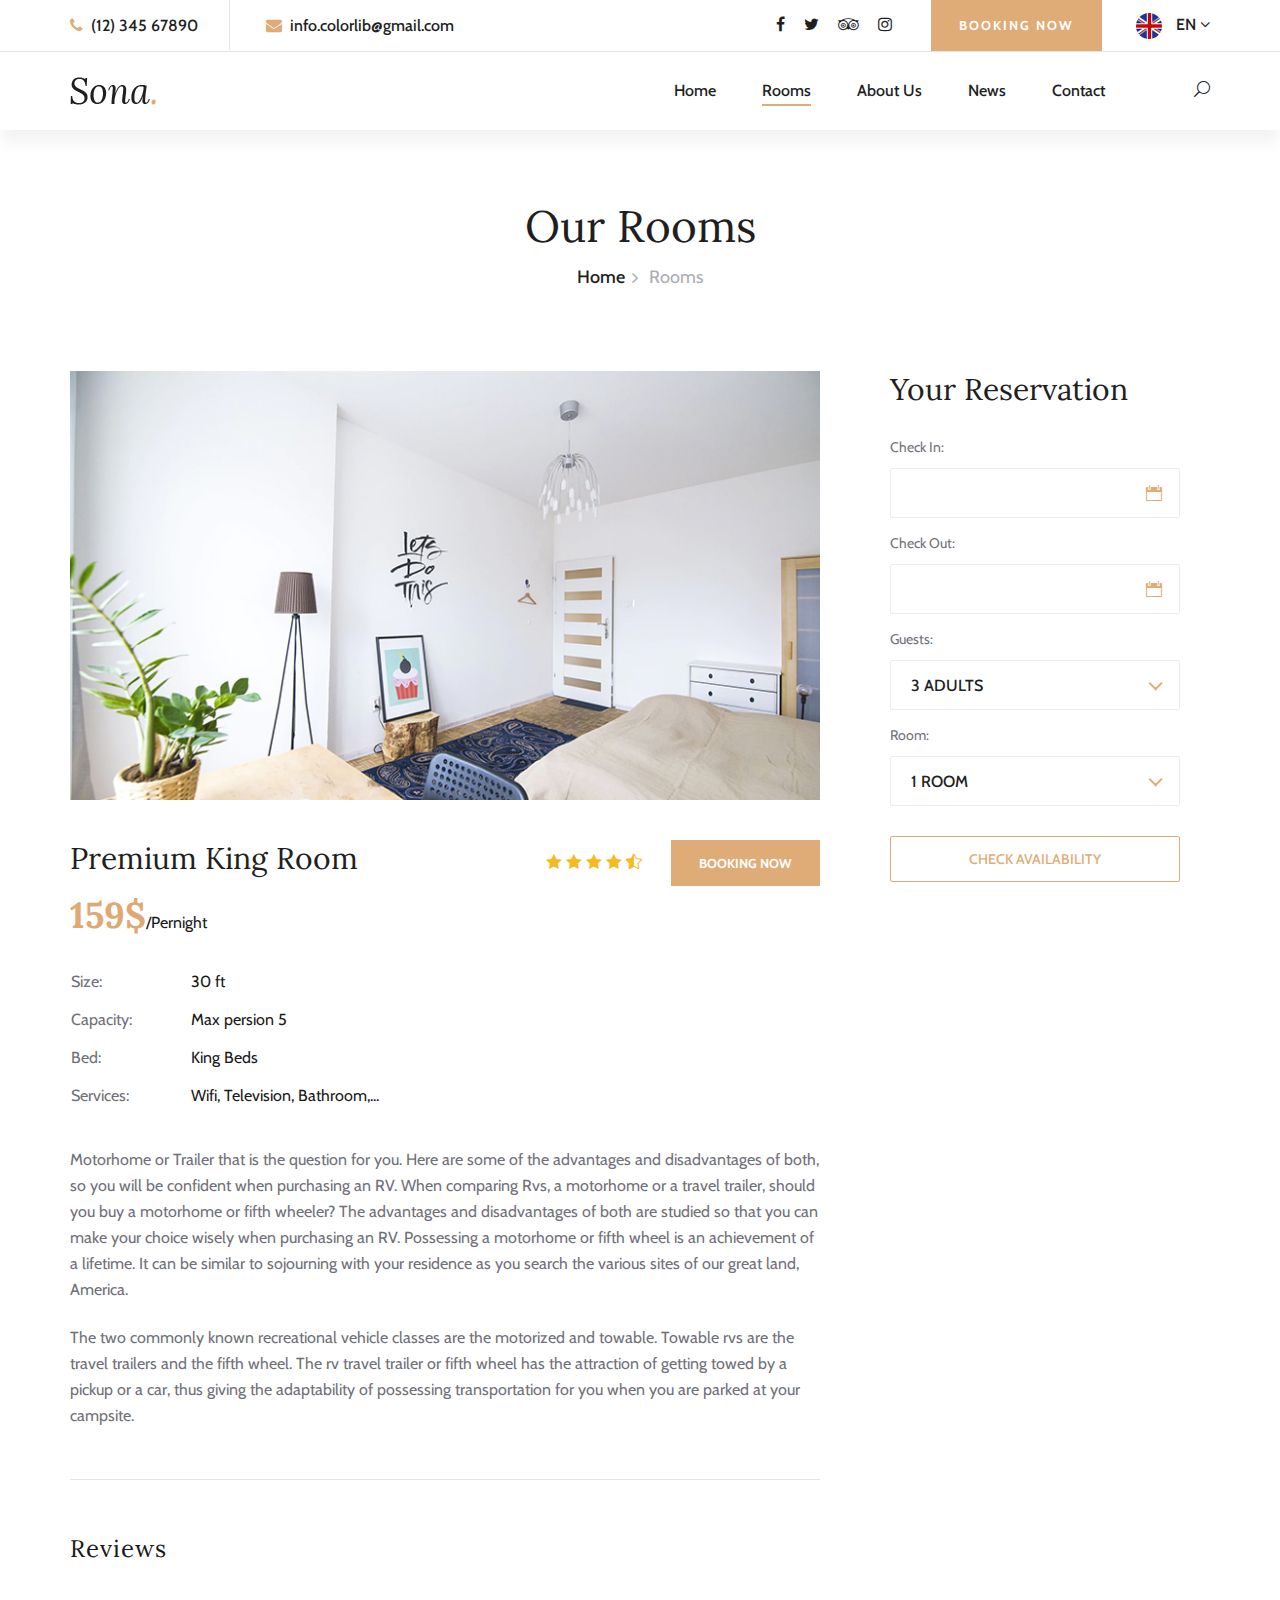
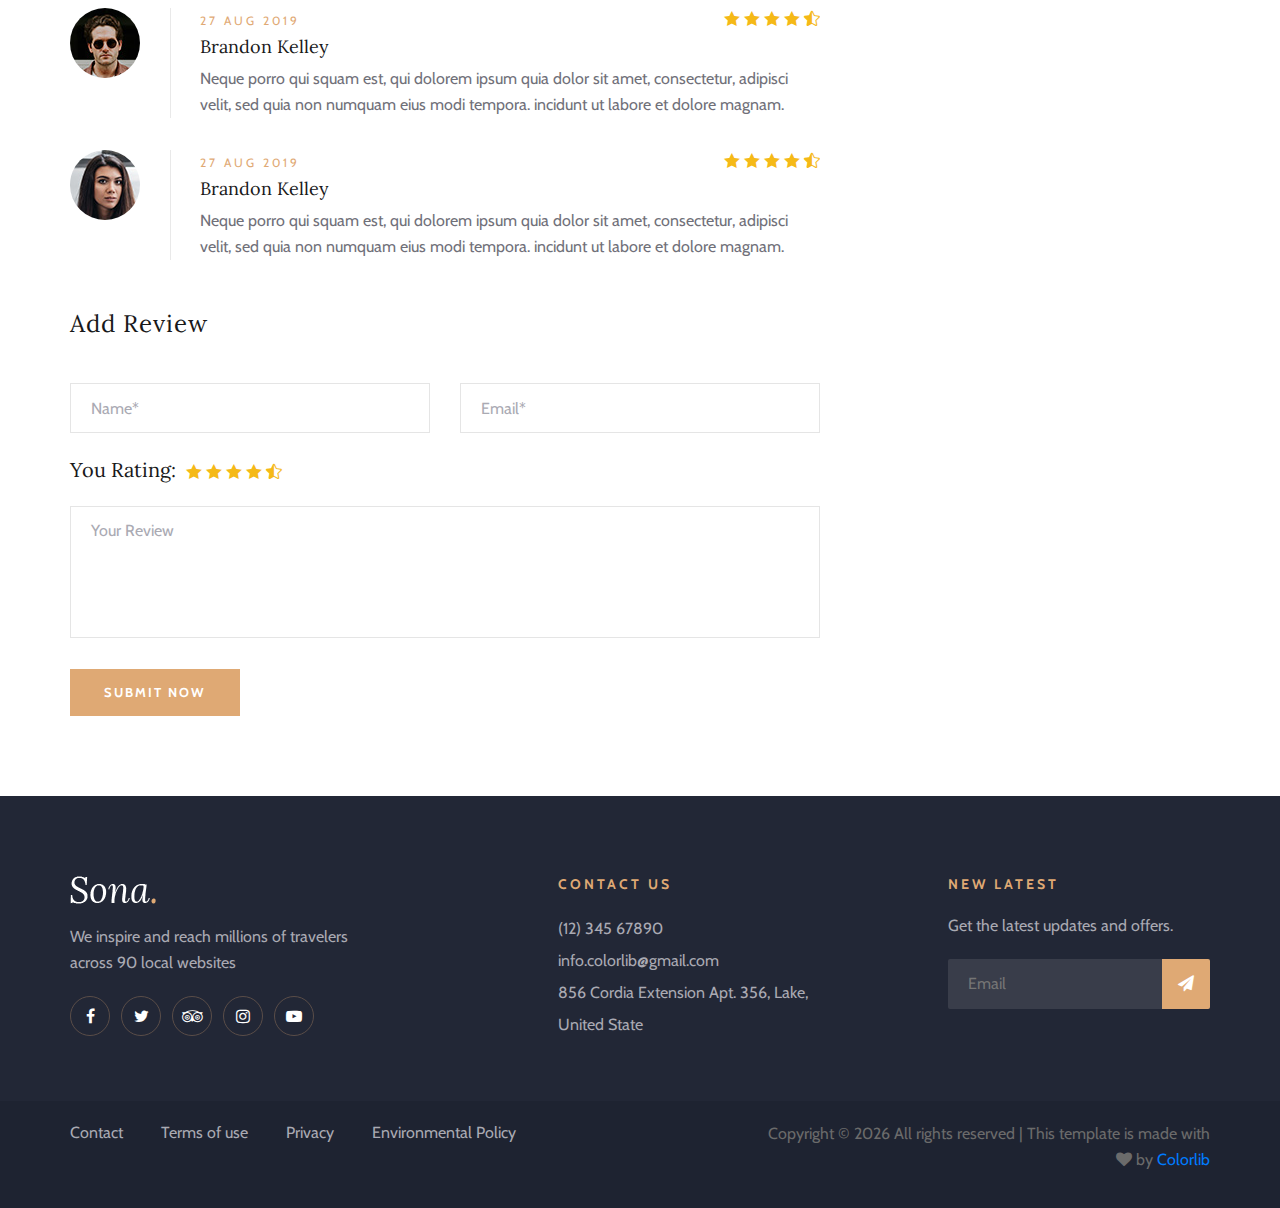
<file: room-details.html>
<!DOCTYPE html>
<html lang="zxx">

<head>
    <meta charset="UTF-8">
    <meta name="description" content="Sona Template">
    <meta name="keywords" content="Sona, unica, creative, html">
    <meta name="viewport" content="width=device-width, initial-scale=1.0">
    <meta http-equiv="X-UA-Compatible" content="ie=edge">
    <title>Sona | Template</title>

    <!-- Google Font -->
    <link href="https://fonts.googleapis.com/css?family=Lora:400,700&display=swap" rel="stylesheet">
    <link href="https://fonts.googleapis.com/css?family=Cabin:400,500,600,700&display=swap" rel="stylesheet">

    <!-- Css Styles -->
    <link rel="stylesheet" href="css/bootstrap.min.css" type="text/css">
    <link rel="stylesheet" href="css/font-awesome.min.css" type="text/css">
    <link rel="stylesheet" href="css/elegant-icons.css" type="text/css">
    <link rel="stylesheet" href="css/flaticon.css" type="text/css">
    <link rel="stylesheet" href="css/owl.carousel.min.css" type="text/css">
    <link rel="stylesheet" href="css/nice-select.css" type="text/css">
    <link rel="stylesheet" href="css/jquery-ui.min.css" type="text/css">
    <link rel="stylesheet" href="css/magnific-popup.css" type="text/css">
    <link rel="stylesheet" href="css/slicknav.min.css" type="text/css">
    <link rel="stylesheet" href="css/style.css" type="text/css">
</head>

<body>
    <!-- Page Preloder -->
    <div id="preloder">
        <div class="loader"></div>
    </div>

    <!-- Offcanvas Menu Section Begin -->
    <div class="offcanvas-menu-overlay"></div>
    <div class="canvas-open">
        <i class="icon_menu"></i>
    </div>
    <div class="offcanvas-menu-wrapper">
        <div class="canvas-close">
            <i class="icon_close"></i>
        </div>
        <div class="search-icon search-switch">
            <i class="icon_search"></i>
        </div>
        <div class="header-configure-area">
            <div class="language-option">
                <img src="img/flag.jpg" alt="">
                <span>EN <i class="fa fa-angle-down"></i></span>
                <div class="flag-dropdown">
                    <ul>
                        <li><a href="#">Zi</a></li>
                        <li><a href="#">Fr</a></li>
                    </ul>
                </div>
            </div>
            <a href="#" class="bk-btn">Booking Now</a>
        </div>
        <nav class="mainmenu mobile-menu">
            <ul>
                <li class="active"><a href="./index.html">Home</a></li>
                <li><a href="./rooms.html">Rooms</a></li>
                <li><a href="./about-us.html">About Us</a></li>
                <li><a href="./blog.html">News</a></li>
                <li><a href="./contact.html">Contact</a></li>
            </ul>
        </nav>
        <div id="mobile-menu-wrap"></div>
        <div class="top-social">
            <a href="#"><i class="fa fa-facebook"></i></a>
            <a href="#"><i class="fa fa-twitter"></i></a>
            <a href="#"><i class="fa fa-tripadvisor"></i></a>
            <a href="#"><i class="fa fa-instagram"></i></a>
        </div>
        <ul class="top-widget">
            <li><i class="fa fa-phone"></i> (12) 345 67890</li>
            <li><i class="fa fa-envelope"></i> info.colorlib@gmail.com</li>
        </ul>
    </div>
    <!-- Offcanvas Menu Section End -->

    <!-- Header Section Begin -->
    <header class="header-section header-normal">
        <div class="top-nav">
            <div class="container">
                <div class="row">
                    <div class="col-lg-6">
                        <ul class="tn-left">
                            <li><i class="fa fa-phone"></i> (12) 345 67890</li>
                            <li><i class="fa fa-envelope"></i> info.colorlib@gmail.com</li>
                        </ul>
                    </div>
                    <div class="col-lg-6">
                        <div class="tn-right">
                            <div class="top-social">
                                <a href="#"><i class="fa fa-facebook"></i></a>
                                <a href="#"><i class="fa fa-twitter"></i></a>
                                <a href="#"><i class="fa fa-tripadvisor"></i></a>
                                <a href="#"><i class="fa fa-instagram"></i></a>
                            </div>
                            <a href="#" class="bk-btn">Booking Now</a>
                            <div class="language-option">
                                <img src="img/flag.jpg" alt="">
                                <span>EN <i class="fa fa-angle-down"></i></span>
                                <div class="flag-dropdown">
                                    <ul>
                                        <li><a href="#">Zi</a></li>
                                        <li><a href="#">Fr</a></li>
                                    </ul>
                                </div>
                            </div>
                        </div>
                    </div>
                </div>
            </div>
        </div>
        <div class="menu-item">
            <div class="container">
                <div class="row">
                    <div class="col-lg-2">
                        <div class="logo">
                            <a href="./index.html">
                                <img src="img/logo.png" alt="">
                            </a>
                        </div>
                    </div>
                    <div class="col-lg-10">
                        <div class="nav-menu">
                            <nav class="mainmenu">
                                <ul>
                                    <li><a href="./index.html">Home</a></li>
                                    <li class="active"><a href="./rooms.html">Rooms</a></li>
                                    <li><a href="./about-us.html">About Us</a></li>
                                    <li><a href="./blog.html">News</a></li>
                                    <li><a href="./contact.html">Contact</a></li>
                                </ul>
                            </nav>
                            <div class="nav-right search-switch">
                                <i class="icon_search"></i>
                            </div>
                        </div>
                    </div>
                </div>
            </div>
        </div>
    </header>
    <!-- Header End -->

    <!-- Breadcrumb Section Begin -->
    <div class="breadcrumb-section">
        <div class="container">
            <div class="row">
                <div class="col-lg-12">
                    <div class="breadcrumb-text">
                        <h2>Our Rooms</h2>
                        <div class="bt-option">
                            <a href="./home.html">Home</a>
                            <span>Rooms</span>
                        </div>
                    </div>
                </div>
            </div>
        </div>
    </div>
    <!-- Breadcrumb Section End -->

    <!-- Room Details Section Begin -->
    <section class="room-details-section spad">
        <div class="container">
            <div class="row">
                <div class="col-lg-8">
                    <div class="room-details-item">
                        <img src="img/room/room-details.jpg" alt="">
                        <div class="rd-text">
                            <div class="rd-title">
                                <h3>Premium King Room</h3>
                                <div class="rdt-right">
                                    <div class="rating">
                                        <i class="icon_star"></i>
                                        <i class="icon_star"></i>
                                        <i class="icon_star"></i>
                                        <i class="icon_star"></i>
                                        <i class="icon_star-half_alt"></i>
                                    </div>
                                    <a href="#">Booking Now</a>
                                </div>
                            </div>
                            <h2>159$<span>/Pernight</span></h2>
                            <table>
                                <tbody>
                                    <tr>
                                        <td class="r-o">Size:</td>
                                        <td>30 ft</td>
                                    </tr>
                                    <tr>
                                        <td class="r-o">Capacity:</td>
                                        <td>Max persion 5</td>
                                    </tr>
                                    <tr>
                                        <td class="r-o">Bed:</td>
                                        <td>King Beds</td>
                                    </tr>
                                    <tr>
                                        <td class="r-o">Services:</td>
                                        <td>Wifi, Television, Bathroom,...</td>
                                    </tr>
                                </tbody>
                            </table>
                            <p class="f-para">Motorhome or Trailer that is the question for you. Here are some of the
                                advantages and disadvantages of both, so you will be confident when purchasing an RV.
                                When comparing Rvs, a motorhome or a travel trailer, should you buy a motorhome or fifth
                                wheeler? The advantages and disadvantages of both are studied so that you can make your
                                choice wisely when purchasing an RV. Possessing a motorhome or fifth wheel is an
                                achievement of a lifetime. It can be similar to sojourning with your residence as you
                                search the various sites of our great land, America.</p>
                            <p>The two commonly known recreational vehicle classes are the motorized and towable.
                                Towable rvs are the travel trailers and the fifth wheel. The rv travel trailer or fifth
                                wheel has the attraction of getting towed by a pickup or a car, thus giving the
                                adaptability of possessing transportation for you when you are parked at your campsite.
                            </p>
                        </div>
                    </div>
                    <div class="rd-reviews">
                        <h4>Reviews</h4>
                        <div class="review-item">
                            <div class="ri-pic">
                                <img src="img/room/avatar/avatar-1.jpg" alt="">
                            </div>
                            <div class="ri-text">
                                <span>27 Aug 2019</span>
                                <div class="rating">
                                    <i class="icon_star"></i>
                                    <i class="icon_star"></i>
                                    <i class="icon_star"></i>
                                    <i class="icon_star"></i>
                                    <i class="icon_star-half_alt"></i>
                                </div>
                                <h5>Brandon Kelley</h5>
                                <p>Neque porro qui squam est, qui dolorem ipsum quia dolor sit amet, consectetur,
                                    adipisci velit, sed quia non numquam eius modi tempora. incidunt ut labore et dolore
                                    magnam.</p>
                            </div>
                        </div>
                        <div class="review-item">
                            <div class="ri-pic">
                                <img src="img/room/avatar/avatar-2.jpg" alt="">
                            </div>
                            <div class="ri-text">
                                <span>27 Aug 2019</span>
                                <div class="rating">
                                    <i class="icon_star"></i>
                                    <i class="icon_star"></i>
                                    <i class="icon_star"></i>
                                    <i class="icon_star"></i>
                                    <i class="icon_star-half_alt"></i>
                                </div>
                                <h5>Brandon Kelley</h5>
                                <p>Neque porro qui squam est, qui dolorem ipsum quia dolor sit amet, consectetur,
                                    adipisci velit, sed quia non numquam eius modi tempora. incidunt ut labore et dolore
                                    magnam.</p>
                            </div>
                        </div>
                    </div>
                    <div class="review-add">
                        <h4>Add Review</h4>
                        <form action="#" class="ra-form">
                            <div class="row">
                                <div class="col-lg-6">
                                    <input type="text" placeholder="Name*">
                                </div>
                                <div class="col-lg-6">
                                    <input type="text" placeholder="Email*">
                                </div>
                                <div class="col-lg-12">
                                    <div>
                                        <h5>You Rating:</h5>
                                        <div class="rating">
                                            <i class="icon_star"></i>
                                            <i class="icon_star"></i>
                                            <i class="icon_star"></i>
                                            <i class="icon_star"></i>
                                            <i class="icon_star-half_alt"></i>
                                        </div>
                                    </div>
                                    <textarea placeholder="Your Review"></textarea>
                                    <button type="submit">Submit Now</button>
                                </div>
                            </div>
                        </form>
                    </div>
                </div>
                <div class="col-lg-4">
                    <div class="room-booking">
                        <h3>Your Reservation</h3>
                        <form action="#">
                            <div class="check-date">
                                <label for="date-in">Check In:</label>
                                <input type="text" class="date-input" id="date-in">
                                <i class="icon_calendar"></i>
                            </div>
                            <div class="check-date">
                                <label for="date-out">Check Out:</label>
                                <input type="text" class="date-input" id="date-out">
                                <i class="icon_calendar"></i>
                            </div>
                            <div class="select-option">
                                <label for="guest">Guests:</label>
                                <select id="guest">
                                    <option value="">3 Adults</option>
                                </select>
                            </div>
                            <div class="select-option">
                                <label for="room">Room:</label>
                                <select id="room">
                                    <option value="">1 Room</option>
                                </select>
                            </div>
                            <button type="submit">Check Availability</button>
                        </form>
                    </div>
                </div>
            </div>
        </div>
    </section>
    <!-- Room Details Section End -->

    <!-- Footer Section Begin -->
    <footer class="footer-section">
        <div class="container">
            <div class="footer-text">
                <div class="row">
                    <div class="col-lg-4">
                        <div class="ft-about">
                            <div class="logo">
                                <a href="#">
                                    <img src="img/footer-logo.png" alt="">
                                </a>
                            </div>
                            <p>We inspire and reach millions of travelers<br /> across 90 local websites</p>
                            <div class="fa-social">
                                <a href="#"><i class="fa fa-facebook"></i></a>
                                <a href="#"><i class="fa fa-twitter"></i></a>
                                <a href="#"><i class="fa fa-tripadvisor"></i></a>
                                <a href="#"><i class="fa fa-instagram"></i></a>
                                <a href="#"><i class="fa fa-youtube-play"></i></a>
                            </div>
                        </div>
                    </div>
                    <div class="col-lg-3 offset-lg-1">
                        <div class="ft-contact">
                            <h6>Contact Us</h6>
                            <ul>
                                <li>(12) 345 67890</li>
                                <li>info.colorlib@gmail.com</li>
                                <li>856 Cordia Extension Apt. 356, Lake, United State</li>
                            </ul>
                        </div>
                    </div>
                    <div class="col-lg-3 offset-lg-1">
                        <div class="ft-newslatter">
                            <h6>New latest</h6>
                            <p>Get the latest updates and offers.</p>
                            <form action="#" class="fn-form">
                                <input type="text" placeholder="Email">
                                <button type="submit"><i class="fa fa-send"></i></button>
                            </form>
                        </div>
                    </div>
                </div>
            </div>
        </div>
        <div class="copyright-option">
            <div class="container">
                <div class="row">
                    <div class="col-lg-7">
                        <ul>
                            <li><a href="#">Contact</a></li>
                            <li><a href="#">Terms of use</a></li>
                            <li><a href="#">Privacy</a></li>
                            <li><a href="#">Environmental Policy</a></li>
                        </ul>
                    </div>
                    <div class="col-lg-5">
                        <div class="co-text">
                            <p><!-- Link back to Colorlib can't be removed. Template is licensed under CC BY 3.0. -->
                                Copyright &copy;
                                <script>document.write(new Date().getFullYear());</script> All rights reserved | This
                                template is made with <i class="fa fa-heart" aria-hidden="true"></i> by <a
                                    href="https://colorlib.com" target="_blank">Colorlib</a>
                                <!-- Link back to Colorlib can't be removed. Template is licensed under CC BY 3.0. -->
                            </p>
                        </div>
                    </div>
                </div>
            </div>
        </div>
    </footer>
    <!-- Footer Section End -->

    <!-- Search model Begin -->
    <div class="search-model">
        <div class="h-100 d-flex align-items-center justify-content-center">
            <div class="search-close-switch"><i class="icon_close"></i></div>
            <form class="search-model-form">
                <input type="text" id="search-input" placeholder="Search here.....">
            </form>
        </div>
    </div>
    <!-- Search model end -->

    <!-- Js Plugins -->
    <script src="js/jquery-3.3.1.min.js"></script>
    <script src="js/bootstrap.min.js"></script>
    <script src="js/jquery.magnific-popup.min.js"></script>
    <script src="js/jquery.nice-select.min.js"></script>
    <script src="js/jquery-ui.min.js"></script>
    <script src="js/jquery.slicknav.js"></script>
    <script src="js/owl.carousel.min.js"></script>
    <script src="js/main.js"></script>
</body>

</html>
</file>
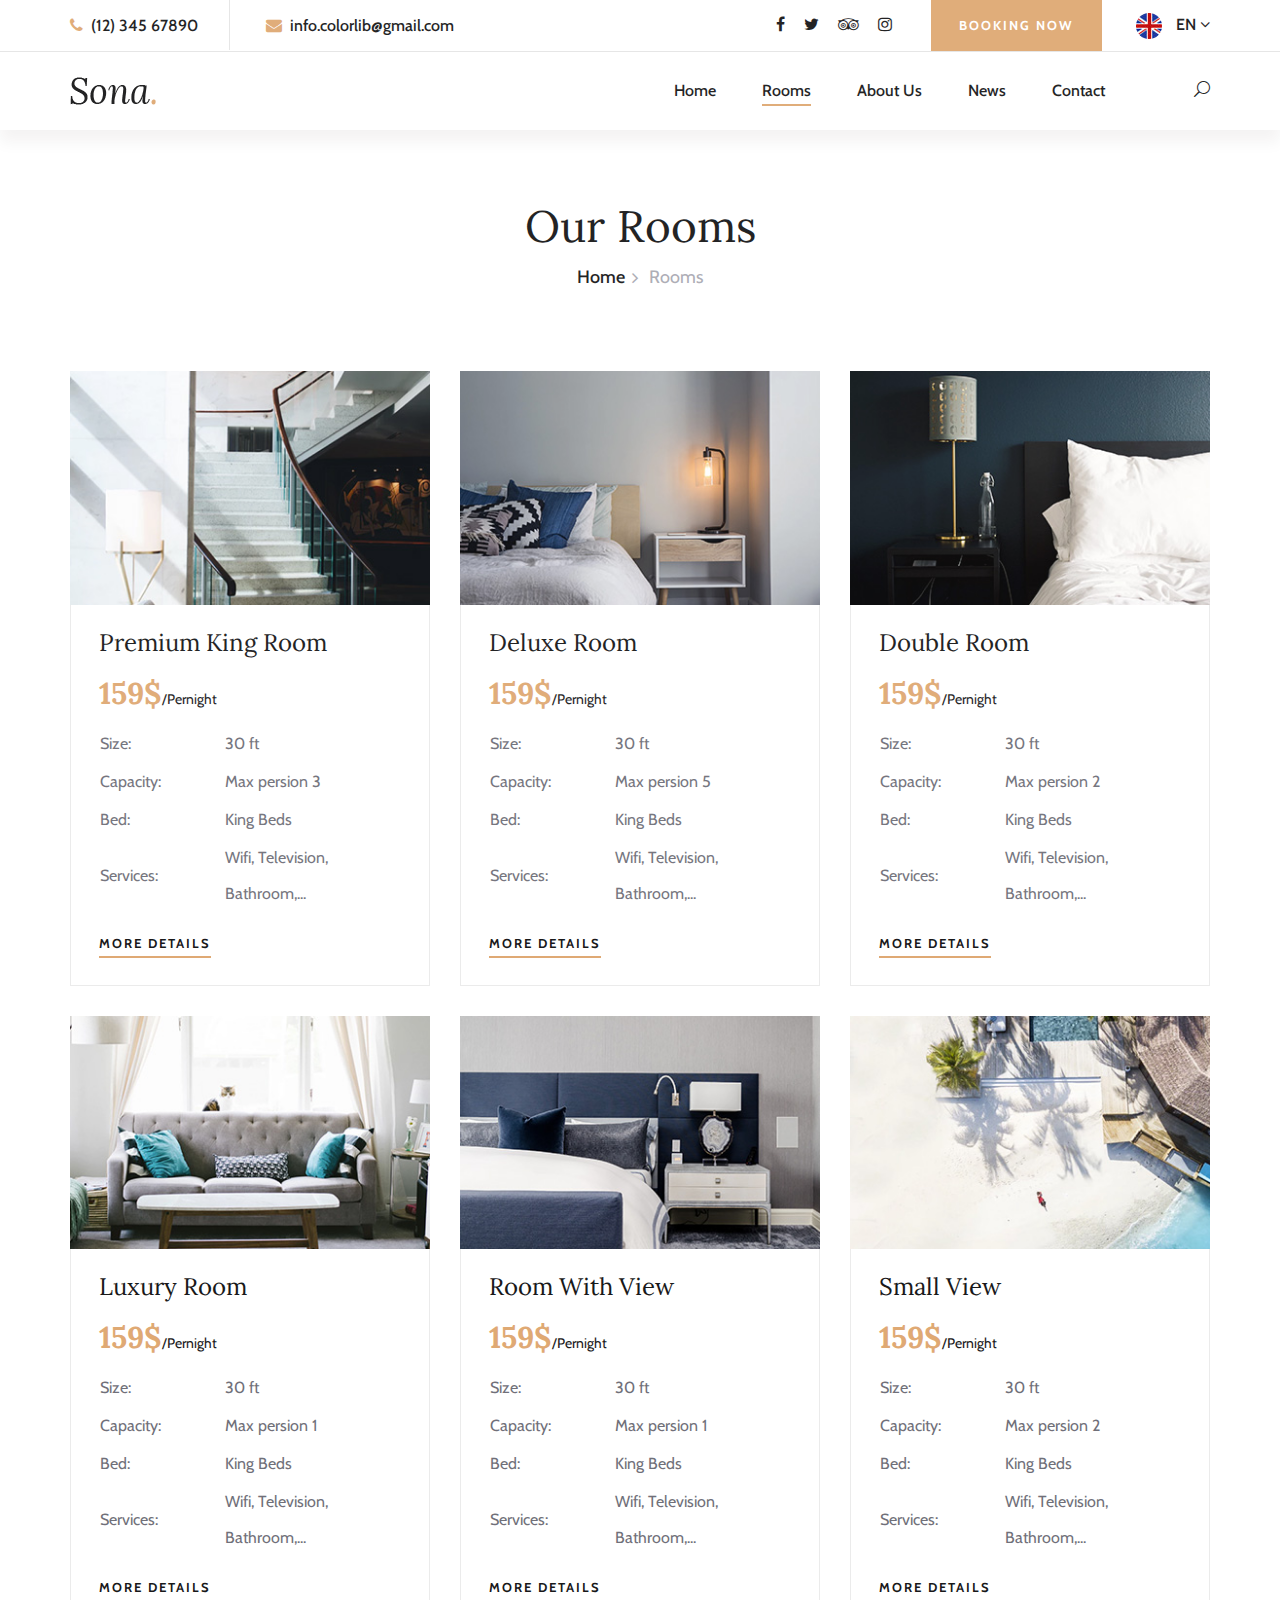
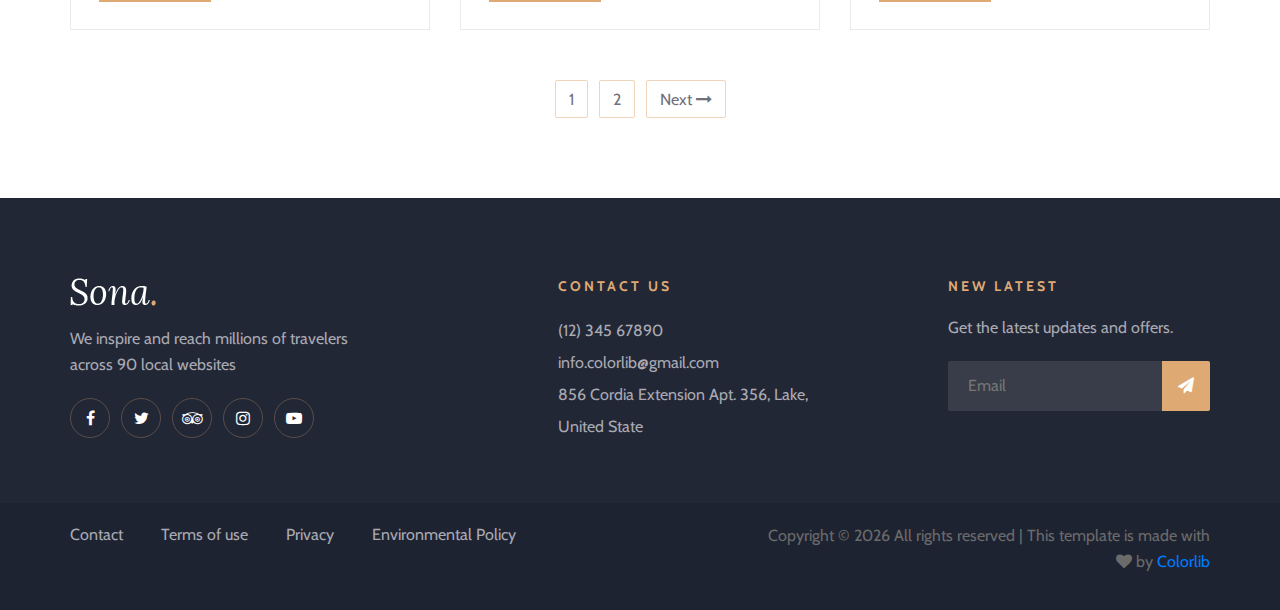
<file: rooms.html>
<!DOCTYPE html>
<html lang="zxx">

<head>
    <meta charset="UTF-8">
    <meta name="description" content="Sona Template">
    <meta name="keywords" content="Sona, unica, creative, html">
    <meta name="viewport" content="width=device-width, initial-scale=1.0">
    <meta http-equiv="X-UA-Compatible" content="ie=edge">
    <title>Sona | Template</title>

    <!-- Google Font -->
    <link href="https://fonts.googleapis.com/css?family=Lora:400,700&display=swap" rel="stylesheet">
    <link href="https://fonts.googleapis.com/css?family=Cabin:400,500,600,700&display=swap" rel="stylesheet">

    <!-- Css Styles -->
    <link rel="stylesheet" href="css/bootstrap.min.css" type="text/css">
    <link rel="stylesheet" href="css/font-awesome.min.css" type="text/css">
    <link rel="stylesheet" href="css/elegant-icons.css" type="text/css">
    <link rel="stylesheet" href="css/flaticon.css" type="text/css">
    <link rel="stylesheet" href="css/owl.carousel.min.css" type="text/css">
    <link rel="stylesheet" href="css/nice-select.css" type="text/css">
    <link rel="stylesheet" href="css/jquery-ui.min.css" type="text/css">
    <link rel="stylesheet" href="css/magnific-popup.css" type="text/css">
    <link rel="stylesheet" href="css/slicknav.min.css" type="text/css">
    <link rel="stylesheet" href="css/style.css" type="text/css">
</head>

<body>
    <!-- Page Preloder -->
    <div id="preloder">
        <div class="loader"></div>
    </div>

    <!-- Offcanvas Menu Section Begin -->
    <div class="offcanvas-menu-overlay"></div>
    <div class="canvas-open">
        <i class="icon_menu"></i>
    </div>
    <div class="offcanvas-menu-wrapper">
        <div class="canvas-close">
            <i class="icon_close"></i>
        </div>
        <div class="search-icon search-switch">
            <i class="icon_search"></i>
        </div>
        <div class="header-configure-area">
            <div class="language-option">
                <img src="img/flag.jpg" alt="">
                <span>EN <i class="fa fa-angle-down"></i></span>
                <div class="flag-dropdown">
                    <ul>
                        <li><a href="#">Zi</a></li>
                        <li><a href="#">Fr</a></li>
                    </ul>
                </div>
            </div>
            <a href="#" class="bk-btn">Booking Now</a>
        </div>
        <nav class="mainmenu mobile-menu">
            <ul>
                <li class="active"><a href="./index.html">Home</a></li>
                <li><a href="./rooms.html">Rooms</a></li>
                <li><a href="./about-us.html">About Us</a></li>
                <li><a href="./blog.html">News</a></li>
                <li><a href="./contact.html">Contact</a></li>
            </ul>
        </nav>
        <div id="mobile-menu-wrap"></div>
        <div class="top-social">
            <a href="#"><i class="fa fa-facebook"></i></a>
            <a href="#"><i class="fa fa-twitter"></i></a>
            <a href="#"><i class="fa fa-tripadvisor"></i></a>
            <a href="#"><i class="fa fa-instagram"></i></a>
        </div>
        <ul class="top-widget">
            <li><i class="fa fa-phone"></i> (12) 345 67890</li>
            <li><i class="fa fa-envelope"></i> info.colorlib@gmail.com</li>
        </ul>
    </div>
    <!-- Offcanvas Menu Section End -->

    <!-- Header Section Begin -->
    <header class="header-section header-normal">
        <div class="top-nav">
            <div class="container">
                <div class="row">
                    <div class="col-lg-6">
                        <ul class="tn-left">
                            <li><i class="fa fa-phone"></i> (12) 345 67890</li>
                            <li><i class="fa fa-envelope"></i> info.colorlib@gmail.com</li>
                        </ul>
                    </div>
                    <div class="col-lg-6">
                        <div class="tn-right">
                            <div class="top-social">
                                <a href="#"><i class="fa fa-facebook"></i></a>
                                <a href="#"><i class="fa fa-twitter"></i></a>
                                <a href="#"><i class="fa fa-tripadvisor"></i></a>
                                <a href="#"><i class="fa fa-instagram"></i></a>
                            </div>
                            <a href="#" class="bk-btn">Booking Now</a>
                            <div class="language-option">
                                <img src="img/flag.jpg" alt="">
                                <span>EN <i class="fa fa-angle-down"></i></span>
                                <div class="flag-dropdown">
                                    <ul>
                                        <li><a href="#">Zi</a></li>
                                        <li><a href="#">Fr</a></li>
                                    </ul>
                                </div>
                            </div>
                        </div>
                    </div>
                </div>
            </div>
        </div>
        <div class="menu-item">
            <div class="container">
                <div class="row">
                    <div class="col-lg-2">
                        <div class="logo">
                            <a href="./index.html">
                                <img src="img/logo.png" alt="">
                            </a>
                        </div>
                    </div>
                    <div class="col-lg-10">
                        <div class="nav-menu">
                            <nav class="mainmenu">
                                <ul>
                                    <li><a href="./index.html">Home</a></li>
                                    <li class="active"><a href="./rooms.html">Rooms</a></li>
                                    <li><a href="./about-us.html">About Us</a></li>
                                    <li><a href="./blog.html">News</a></li>
                                    <li><a href="./contact.html">Contact</a></li>
                                </ul>
                            </nav>
                            <div class="nav-right search-switch">
                                <i class="icon_search"></i>
                            </div>
                        </div>
                    </div>
                </div>
            </div>
        </div>
    </header>
    <!-- Header End -->

    <!-- Breadcrumb Section Begin -->
    <div class="breadcrumb-section">
        <div class="container">
            <div class="row">
                <div class="col-lg-12">
                    <div class="breadcrumb-text">
                        <h2>Our Rooms</h2>
                        <div class="bt-option">
                            <a href="./home.html">Home</a>
                            <span>Rooms</span>
                        </div>
                    </div>
                </div>
            </div>
        </div>
    </div>
    <!-- Breadcrumb Section End -->

    <!-- Rooms Section Begin -->
    <section class="rooms-section spad">
        <div class="container">
            <div class="row">
                <div class="col-lg-4 col-md-6">
                    <div class="room-item">
                        <img src="img/room/room-1.jpg" alt="">
                        <div class="ri-text">
                            <h4>Premium King Room</h4>
                            <h3>159$<span>/Pernight</span></h3>
                            <table>
                                <tbody>
                                    <tr>
                                        <td class="r-o">Size:</td>
                                        <td>30 ft</td>
                                    </tr>
                                    <tr>
                                        <td class="r-o">Capacity:</td>
                                        <td>Max persion 3</td>
                                    </tr>
                                    <tr>
                                        <td class="r-o">Bed:</td>
                                        <td>King Beds</td>
                                    </tr>
                                    <tr>
                                        <td class="r-o">Services:</td>
                                        <td>Wifi, Television, Bathroom,...</td>
                                    </tr>
                                </tbody>
                            </table>
                            <a href="#" class="primary-btn">More Details</a>
                        </div>
                    </div>
                </div>
                <div class="col-lg-4 col-md-6">
                    <div class="room-item">
                        <img src="img/room/room-2.jpg" alt="">
                        <div class="ri-text">
                            <h4>Deluxe Room</h4>
                            <h3>159$<span>/Pernight</span></h3>
                            <table>
                                <tbody>
                                    <tr>
                                        <td class="r-o">Size:</td>
                                        <td>30 ft</td>
                                    </tr>
                                    <tr>
                                        <td class="r-o">Capacity:</td>
                                        <td>Max persion 5</td>
                                    </tr>
                                    <tr>
                                        <td class="r-o">Bed:</td>
                                        <td>King Beds</td>
                                    </tr>
                                    <tr>
                                        <td class="r-o">Services:</td>
                                        <td>Wifi, Television, Bathroom,...</td>
                                    </tr>
                                </tbody>
                            </table>
                            <a href="#" class="primary-btn">More Details</a>
                        </div>
                    </div>
                </div>
                <div class="col-lg-4 col-md-6">
                    <div class="room-item">
                        <img src="img/room/room-3.jpg" alt="">
                        <div class="ri-text">
                            <h4>Double Room</h4>
                            <h3>159$<span>/Pernight</span></h3>
                            <table>
                                <tbody>
                                    <tr>
                                        <td class="r-o">Size:</td>
                                        <td>30 ft</td>
                                    </tr>
                                    <tr>
                                        <td class="r-o">Capacity:</td>
                                        <td>Max persion 2</td>
                                    </tr>
                                    <tr>
                                        <td class="r-o">Bed:</td>
                                        <td>King Beds</td>
                                    </tr>
                                    <tr>
                                        <td class="r-o">Services:</td>
                                        <td>Wifi, Television, Bathroom,...</td>
                                    </tr>
                                </tbody>
                            </table>
                            <a href="#" class="primary-btn">More Details</a>
                        </div>
                    </div>
                </div>
                <div class="col-lg-4 col-md-6">
                    <div class="room-item">
                        <img src="img/room/room-4.jpg" alt="">
                        <div class="ri-text">
                            <h4>Luxury Room</h4>
                            <h3>159$<span>/Pernight</span></h3>
                            <table>
                                <tbody>
                                    <tr>
                                        <td class="r-o">Size:</td>
                                        <td>30 ft</td>
                                    </tr>
                                    <tr>
                                        <td class="r-o">Capacity:</td>
                                        <td>Max persion 1</td>
                                    </tr>
                                    <tr>
                                        <td class="r-o">Bed:</td>
                                        <td>King Beds</td>
                                    </tr>
                                    <tr>
                                        <td class="r-o">Services:</td>
                                        <td>Wifi, Television, Bathroom,...</td>
                                    </tr>
                                </tbody>
                            </table>
                            <a href="#" class="primary-btn">More Details</a>
                        </div>
                    </div>
                </div>
                <div class="col-lg-4 col-md-6">
                    <div class="room-item">
                        <img src="img/room/room-5.jpg" alt="">
                        <div class="ri-text">
                            <h4>Room With View</h4>
                            <h3>159$<span>/Pernight</span></h3>
                            <table>
                                <tbody>
                                    <tr>
                                        <td class="r-o">Size:</td>
                                        <td>30 ft</td>
                                    </tr>
                                    <tr>
                                        <td class="r-o">Capacity:</td>
                                        <td>Max persion 1</td>
                                    </tr>
                                    <tr>
                                        <td class="r-o">Bed:</td>
                                        <td>King Beds</td>
                                    </tr>
                                    <tr>
                                        <td class="r-o">Services:</td>
                                        <td>Wifi, Television, Bathroom,...</td>
                                    </tr>
                                </tbody>
                            </table>
                            <a href="#" class="primary-btn">More Details</a>
                        </div>
                    </div>
                </div>
                <div class="col-lg-4 col-md-6">
                    <div class="room-item">
                        <img src="img/room/room-6.jpg" alt="">
                        <div class="ri-text">
                            <h4>Small View</h4>
                            <h3>159$<span>/Pernight</span></h3>
                            <table>
                                <tbody>
                                    <tr>
                                        <td class="r-o">Size:</td>
                                        <td>30 ft</td>
                                    </tr>
                                    <tr>
                                        <td class="r-o">Capacity:</td>
                                        <td>Max persion 2</td>
                                    </tr>
                                    <tr>
                                        <td class="r-o">Bed:</td>
                                        <td>King Beds</td>
                                    </tr>
                                    <tr>
                                        <td class="r-o">Services:</td>
                                        <td>Wifi, Television, Bathroom,...</td>
                                    </tr>
                                </tbody>
                            </table>
                            <a href="#" class="primary-btn">More Details</a>
                        </div>
                    </div>
                </div>
                <div class="col-lg-12">
                    <div class="room-pagination">
                        <a href="#">1</a>
                        <a href="#">2</a>
                        <a href="#">Next <i class="fa fa-long-arrow-right"></i></a>
                    </div>
                </div>
            </div>
        </div>
    </section>
    <!-- Rooms Section End -->

    <!-- Footer Section Begin -->
    <footer class="footer-section">
        <div class="container">
            <div class="footer-text">
                <div class="row">
                    <div class="col-lg-4">
                        <div class="ft-about">
                            <div class="logo">
                                <a href="#">
                                    <img src="img/footer-logo.png" alt="">
                                </a>
                            </div>
                            <p>We inspire and reach millions of travelers<br /> across 90 local websites</p>
                            <div class="fa-social">
                                <a href="#"><i class="fa fa-facebook"></i></a>
                                <a href="#"><i class="fa fa-twitter"></i></a>
                                <a href="#"><i class="fa fa-tripadvisor"></i></a>
                                <a href="#"><i class="fa fa-instagram"></i></a>
                                <a href="#"><i class="fa fa-youtube-play"></i></a>
                            </div>
                        </div>
                    </div>
                    <div class="col-lg-3 offset-lg-1">
                        <div class="ft-contact">
                            <h6>Contact Us</h6>
                            <ul>
                                <li>(12) 345 67890</li>
                                <li>info.colorlib@gmail.com</li>
                                <li>856 Cordia Extension Apt. 356, Lake, United State</li>
                            </ul>
                        </div>
                    </div>
                    <div class="col-lg-3 offset-lg-1">
                        <div class="ft-newslatter">
                            <h6>New latest</h6>
                            <p>Get the latest updates and offers.</p>
                            <form action="#" class="fn-form">
                                <input type="text" placeholder="Email">
                                <button type="submit"><i class="fa fa-send"></i></button>
                            </form>
                        </div>
                    </div>
                </div>
            </div>
        </div>
        <div class="copyright-option">
            <div class="container">
                <div class="row">
                    <div class="col-lg-7">
                        <ul>
                            <li><a href="#">Contact</a></li>
                            <li><a href="#">Terms of use</a></li>
                            <li><a href="#">Privacy</a></li>
                            <li><a href="#">Environmental Policy</a></li>
                        </ul>
                    </div>
                    <div class="col-lg-5">
                        <div class="co-text">
                            <p><!-- Link back to Colorlib can't be removed. Template is licensed under CC BY 3.0. -->
                                Copyright &copy;
                                <script>document.write(new Date().getFullYear());</script> All rights reserved | This
                                template is made with <i class="fa fa-heart" aria-hidden="true"></i> by <a
                                    href="https://colorlib.com" target="_blank">Colorlib</a>
                                <!-- Link back to Colorlib can't be removed. Template is licensed under CC BY 3.0. -->
                            </p>
                        </div>
                    </div>
                </div>
            </div>
        </div>
    </footer>
    <!-- Footer Section End -->

    <!-- Search model Begin -->
    <div class="search-model">
        <div class="h-100 d-flex align-items-center justify-content-center">
            <div class="search-close-switch"><i class="icon_close"></i></div>
            <form class="search-model-form">
                <input type="text" id="search-input" placeholder="Search here.....">
            </form>
        </div>
    </div>
    <!-- Search model end -->

    <!-- Js Plugins -->
    <script src="js/jquery-3.3.1.min.js"></script>
    <script src="js/bootstrap.min.js"></script>
    <script src="js/jquery.magnific-popup.min.js"></script>
    <script src="js/jquery.nice-select.min.js"></script>
    <script src="js/jquery-ui.min.js"></script>
    <script src="js/jquery.slicknav.js"></script>
    <script src="js/owl.carousel.min.js"></script>
    <script src="js/main.js"></script>
</body>

</html>
</file>
<file: css/elegant-icons.css>
@font-face {
	font-family: 'ElegantIcons';
	src:url('../fonts/ElegantIcons.eot');
	src:url('../fonts/ElegantIcons.eot?#iefix') format('embedded-opentype'),
		url('../fonts/ElegantIcons.woff') format('woff'),
		url('../fonts/ElegantIcons.ttf') format('truetype'),
		url('../fonts/ElegantIcons.svg#ElegantIcons') format('svg');
	font-weight: normal;
	font-style: normal;
}

/* Use the following CSS code if you want to use data attributes for inserting your icons */
[data-icon]:before {
	font-family: 'ElegantIcons';
	content: attr(data-icon);
	speak: none;
	font-weight: normal;
	font-variant: normal;
	text-transform: none;
	line-height: 1;
	-webkit-font-smoothing: antialiased;
	-moz-osx-font-smoothing: grayscale;
}

/* Use the following CSS code if you want to have a class per icon */
/*
Instead of a list of all class selectors,
you can use the generic selector below, but it's slower:
[class*="your-class-prefix"] {
*/
.arrow_up, .arrow_down, .arrow_left, .arrow_right, .arrow_left-up, .arrow_right-up, .arrow_right-down, .arrow_left-down, .arrow-up-down, .arrow_up-down_alt, .arrow_left-right_alt, .arrow_left-right, .arrow_expand_alt2, .arrow_expand_alt, .arrow_condense, .arrow_expand, .arrow_move, .arrow_carrot-up, .arrow_carrot-down, .arrow_carrot-left, .arrow_carrot-right, .arrow_carrot-2up, .arrow_carrot-2down, .arrow_carrot-2left, .arrow_carrot-2right, .arrow_carrot-up_alt2, .arrow_carrot-down_alt2, .arrow_carrot-left_alt2, .arrow_carrot-right_alt2, .arrow_carrot-2up_alt2, .arrow_carrot-2down_alt2, .arrow_carrot-2left_alt2, .arrow_carrot-2right_alt2, .arrow_triangle-up, .arrow_triangle-down, .arrow_triangle-left, .arrow_triangle-right, .arrow_triangle-up_alt2, .arrow_triangle-down_alt2, .arrow_triangle-left_alt2, .arrow_triangle-right_alt2, .arrow_back, .icon_minus-06, .icon_plus, .icon_close, .icon_check, .icon_minus_alt2, .icon_plus_alt2, .icon_close_alt2, .icon_check_alt2, .icon_zoom-out_alt, .icon_zoom-in_alt, .icon_search, .icon_box-empty, .icon_box-selected, .icon_minus-box, .icon_plus-box, .icon_box-checked, .icon_circle-empty, .icon_circle-slelected, .icon_stop_alt2, .icon_stop, .icon_pause_alt2, .icon_pause, .icon_menu, .icon_menu-square_alt2, .icon_menu-circle_alt2, .icon_ul, .icon_ol, .icon_adjust-horiz, .icon_adjust-vert, .icon_document_alt, .icon_documents_alt, .icon_pencil, .icon_pencil-edit_alt, .icon_pencil-edit, .icon_folder-alt, .icon_folder-open_alt, .icon_folder-add_alt, .icon_info_alt, .icon_error-oct_alt, .icon_error-circle_alt, .icon_error-triangle_alt, .icon_question_alt2, .icon_question, .icon_comment_alt, .icon_chat_alt, .icon_vol-mute_alt, .icon_volume-low_alt, .icon_volume-high_alt, .icon_quotations, .icon_quotations_alt2, .icon_clock_alt, .icon_lock_alt, .icon_lock-open_alt, .icon_key_alt, .icon_cloud_alt, .icon_cloud-upload_alt, .icon_cloud-download_alt, .icon_image, .icon_images, .icon_lightbulb_alt, .icon_gift_alt, .icon_house_alt, .icon_genius, .icon_mobile, .icon_tablet, .icon_laptop, .icon_desktop, .icon_camera_alt, .icon_mail_alt, .icon_cone_alt, .icon_ribbon_alt, .icon_bag_alt, .icon_creditcard, .icon_cart_alt, .icon_paperclip, .icon_tag_alt, .icon_tags_alt, .icon_trash_alt, .icon_cursor_alt, .icon_mic_alt, .icon_compass_alt, .icon_pin_alt, .icon_pushpin_alt, .icon_map_alt, .icon_drawer_alt, .icon_toolbox_alt, .icon_book_alt, .icon_calendar, .icon_film, .icon_table, .icon_contacts_alt, .icon_headphones, .icon_lifesaver, .icon_piechart, .icon_refresh, .icon_link_alt, .icon_link, .icon_loading, .icon_blocked, .icon_archive_alt, .icon_heart_alt, .icon_star_alt, .icon_star-half_alt, .icon_star, .icon_star-half, .icon_tools, .icon_tool, .icon_cog, .icon_cogs, .arrow_up_alt, .arrow_down_alt, .arrow_left_alt, .arrow_right_alt, .arrow_left-up_alt, .arrow_right-up_alt, .arrow_right-down_alt, .arrow_left-down_alt, .arrow_condense_alt, .arrow_expand_alt3, .arrow_carrot_up_alt, .arrow_carrot-down_alt, .arrow_carrot-left_alt, .arrow_carrot-right_alt, .arrow_carrot-2up_alt, .arrow_carrot-2dwnn_alt, .arrow_carrot-2left_alt, .arrow_carrot-2right_alt, .arrow_triangle-up_alt, .arrow_triangle-down_alt, .arrow_triangle-left_alt, .arrow_triangle-right_alt, .icon_minus_alt, .icon_plus_alt, .icon_close_alt, .icon_check_alt, .icon_zoom-out, .icon_zoom-in, .icon_stop_alt, .icon_menu-square_alt, .icon_menu-circle_alt, .icon_document, .icon_documents, .icon_pencil_alt, .icon_folder, .icon_folder-open, .icon_folder-add, .icon_folder_upload, .icon_folder_download, .icon_info, .icon_error-circle, .icon_error-oct, .icon_error-triangle, .icon_question_alt, .icon_comment, .icon_chat, .icon_vol-mute, .icon_volume-low, .icon_volume-high, .icon_quotations_alt, .icon_clock, .icon_lock, .icon_lock-open, .icon_key, .icon_cloud, .icon_cloud-upload, .icon_cloud-download, .icon_lightbulb, .icon_gift, .icon_house, .icon_camera, .icon_mail, .icon_cone, .icon_ribbon, .icon_bag, .icon_cart, .icon_tag, .icon_tags, .icon_trash, .icon_cursor, .icon_mic, .icon_compass, .icon_pin, .icon_pushpin, .icon_map, .icon_drawer, .icon_toolbox, .icon_book, .icon_contacts, .icon_archive, .icon_heart, .icon_profile, .icon_group, .icon_grid-2x2, .icon_grid-3x3, .icon_music, .icon_pause_alt, .icon_phone, .icon_upload, .icon_download, .social_facebook, .social_twitter, .social_pinterest, .social_googleplus, .social_tumblr, .social_tumbleupon, .social_wordpress, .social_instagram, .social_dribbble, .social_vimeo, .social_linkedin, .social_rss, .social_deviantart, .social_share, .social_myspace, .social_skype, .social_youtube, .social_picassa, .social_googledrive, .social_flickr, .social_blogger, .social_spotify, .social_delicious, .social_facebook_circle, .social_twitter_circle, .social_pinterest_circle, .social_googleplus_circle, .social_tumblr_circle, .social_stumbleupon_circle, .social_wordpress_circle, .social_instagram_circle, .social_dribbble_circle, .social_vimeo_circle, .social_linkedin_circle, .social_rss_circle, .social_deviantart_circle, .social_share_circle, .social_myspace_circle, .social_skype_circle, .social_youtube_circle, .social_picassa_circle, .social_googledrive_alt2, .social_flickr_circle, .social_blogger_circle, .social_spotify_circle, .social_delicious_circle, .social_facebook_square, .social_twitter_square, .social_pinterest_square, .social_googleplus_square, .social_tumblr_square, .social_stumbleupon_square, .social_wordpress_square, .social_instagram_square, .social_dribbble_square, .social_vimeo_square, .social_linkedin_square, .social_rss_square, .social_deviantart_square, .social_share_square, .social_myspace_square, .social_skype_square, .social_youtube_square, .social_picassa_square, .social_googledrive_square, .social_flickr_square, .social_blogger_square, .social_spotify_square, .social_delicious_square, .icon_printer, .icon_calulator, .icon_building, .icon_floppy, .icon_drive, .icon_search-2, .icon_id, .icon_id-2, .icon_puzzle, .icon_like, .icon_dislike, .icon_mug, .icon_currency, .icon_wallet, .icon_pens, .icon_easel, .icon_flowchart, .icon_datareport, .icon_briefcase, .icon_shield, .icon_percent, .icon_globe, .icon_globe-2, .icon_target, .icon_hourglass, .icon_balance, .icon_rook, .icon_printer-alt, .icon_calculator_alt, .icon_building_alt, .icon_floppy_alt, .icon_drive_alt, .icon_search_alt, .icon_id_alt, .icon_id-2_alt, .icon_puzzle_alt, .icon_like_alt, .icon_dislike_alt, .icon_mug_alt, .icon_currency_alt, .icon_wallet_alt, .icon_pens_alt, .icon_easel_alt, .icon_flowchart_alt, .icon_datareport_alt, .icon_briefcase_alt, .icon_shield_alt, .icon_percent_alt, .icon_globe_alt, .icon_clipboard {
	font-family: 'ElegantIcons';
	speak: none;
	font-style: normal;
	font-weight: normal;
	font-variant: normal;
	text-transform: none;
	line-height: 1;
	-webkit-font-smoothing: antialiased;
}
.arrow_up:before {
	content: "\21";
}
.arrow_down:before {
	content: "\22";
}
.arrow_left:before {
	content: "\23";
}
.arrow_right:before {
	content: "\24";
}
.arrow_left-up:before {
	content: "\25";
}
.arrow_right-up:before {
	content: "\26";
}
.arrow_right-down:before {
	content: "\27";
}
.arrow_left-down:before {
	content: "\28";
}
.arrow-up-down:before {
	content: "\29";
}
.arrow_up-down_alt:before {
	content: "\2a";
}
.arrow_left-right_alt:before {
	content: "\2b";
}
.arrow_left-right:before {
	content: "\2c";
}
.arrow_expand_alt2:before {
	content: "\2d";
}
.arrow_expand_alt:before {
	content: "\2e";
}
.arrow_condense:before {
	content: "\2f";
}
.arrow_expand:before {
	content: "\30";
}
.arrow_move:before {
	content: "\31";
}
.arrow_carrot-up:before {
	content: "\32";
}
.arrow_carrot-down:before {
	content: "\33";
}
.arrow_carrot-left:before {
	content: "\34";
}
.arrow_carrot-right:before {
	content: "\35";
}
.arrow_carrot-2up:before {
	content: "\36";
}
.arrow_carrot-2down:before {
	content: "\37";
}
.arrow_carrot-2left:before {
	content: "\38";
}
.arrow_carrot-2right:before {
	content: "\39";
}
.arrow_carrot-up_alt2:before {
	content: "\3a";
}
.arrow_carrot-down_alt2:before {
	content: "\3b";
}
.arrow_carrot-left_alt2:before {
	content: "\3c";
}
.arrow_carrot-right_alt2:before {
	content: "\3d";
}
.arrow_carrot-2up_alt2:before {
	content: "\3e";
}
.arrow_carrot-2down_alt2:before {
	content: "\3f";
}
.arrow_carrot-2left_alt2:before {
	content: "\40";
}
.arrow_carrot-2right_alt2:before {
	content: "\41";
}
.arrow_triangle-up:before {
	content: "\42";
}
.arrow_triangle-down:before {
	content: "\43";
}
.arrow_triangle-left:before {
	content: "\44";
}
.arrow_triangle-right:before {
	content: "\45";
}
.arrow_triangle-up_alt2:before {
	content: "\46";
}
.arrow_triangle-down_alt2:before {
	content: "\47";
}
.arrow_triangle-left_alt2:before {
	content: "\48";
}
.arrow_triangle-right_alt2:before {
	content: "\49";
}
.arrow_back:before {
	content: "\4a";
}
.icon_minus-06:before {
	content: "\4b";
}
.icon_plus:before {
	content: "\4c";
}
.icon_close:before {
	content: "\4d";
}
.icon_check:before {
	content: "\4e";
}
.icon_minus_alt2:before {
	content: "\4f";
}
.icon_plus_alt2:before {
	content: "\50";
}
.icon_close_alt2:before {
	content: "\51";
}
.icon_check_alt2:before {
	content: "\52";
}
.icon_zoom-out_alt:before {
	content: "\53";
}
.icon_zoom-in_alt:before {
	content: "\54";
}
.icon_search:before {
	content: "\55";
}
.icon_box-empty:before {
	content: "\56";
}
.icon_box-selected:before {
	content: "\57";
}
.icon_minus-box:before {
	content: "\58";
}
.icon_plus-box:before {
	content: "\59";
}
.icon_box-checked:before {
	content: "\5a";
}
.icon_circle-empty:before {
	content: "\5b";
}
.icon_circle-slelected:before {
	content: "\5c";
}
.icon_stop_alt2:before {
	content: "\5d";
}
.icon_stop:before {
	content: "\5e";
}
.icon_pause_alt2:before {
	content: "\5f";
}
.icon_pause:before {
	content: "\60";
}
.icon_menu:before {
	content: "\61";
}
.icon_menu-square_alt2:before {
	content: "\62";
}
.icon_menu-circle_alt2:before {
	content: "\63";
}
.icon_ul:before {
	content: "\64";
}
.icon_ol:before {
	content: "\65";
}
.icon_adjust-horiz:before {
	content: "\66";
}
.icon_adjust-vert:before {
	content: "\67";
}
.icon_document_alt:before {
	content: "\68";
}
.icon_documents_alt:before {
	content: "\69";
}
.icon_pencil:before {
	content: "\6a";
}
.icon_pencil-edit_alt:before {
	content: "\6b";
}
.icon_pencil-edit:before {
	content: "\6c";
}
.icon_folder-alt:before {
	content: "\6d";
}
.icon_folder-open_alt:before {
	content: "\6e";
}
.icon_folder-add_alt:before {
	content: "\6f";
}
.icon_info_alt:before {
	content: "\70";
}
.icon_error-oct_alt:before {
	content: "\71";
}
.icon_error-circle_alt:before {
	content: "\72";
}
.icon_error-triangle_alt:before {
	content: "\73";
}
.icon_question_alt2:before {
	content: "\74";
}
.icon_question:before {
	content: "\75";
}
.icon_comment_alt:before {
	content: "\76";
}
.icon_chat_alt:before {
	content: "\77";
}
.icon_vol-mute_alt:before {
	content: "\78";
}
.icon_volume-low_alt:before {
	content: "\79";
}
.icon_volume-high_alt:before {
	content: "\7a";
}
.icon_quotations:before {
	content: "\7b";
}
.icon_quotations_alt2:before {
	content: "\7c";
}
.icon_clock_alt:before {
	content: "\7d";
}
.icon_lock_alt:before {
	content: "\7e";
}
.icon_lock-open_alt:before {
	content: "\e000";
}
.icon_key_alt:before {
	content: "\e001";
}
.icon_cloud_alt:before {
	content: "\e002";
}
.icon_cloud-upload_alt:before {
	content: "\e003";
}
.icon_cloud-download_alt:before {
	content: "\e004";
}
.icon_image:before {
	content: "\e005";
}
.icon_images:before {
	content: "\e006";
}
.icon_lightbulb_alt:before {
	content: "\e007";
}
.icon_gift_alt:before {
	content: "\e008";
}
.icon_house_alt:before {
	content: "\e009";
}
.icon_genius:before {
	content: "\e00a";
}
.icon_mobile:before {
	content: "\e00b";
}
.icon_tablet:before {
	content: "\e00c";
}
.icon_laptop:before {
	content: "\e00d";
}
.icon_desktop:before {
	content: "\e00e";
}
.icon_camera_alt:before {
	content: "\e00f";
}
.icon_mail_alt:before {
	content: "\e010";
}
.icon_cone_alt:before {
	content: "\e011";
}
.icon_ribbon_alt:before {
	content: "\e012";
}
.icon_bag_alt:before {
	content: "\e013";
}
.icon_creditcard:before {
	content: "\e014";
}
.icon_cart_alt:before {
	content: "\e015";
}
.icon_paperclip:before {
	content: "\e016";
}
.icon_tag_alt:before {
	content: "\e017";
}
.icon_tags_alt:before {
	content: "\e018";
}
.icon_trash_alt:before {
	content: "\e019";
}
.icon_cursor_alt:before {
	content: "\e01a";
}
.icon_mic_alt:before {
	content: "\e01b";
}
.icon_compass_alt:before {
	content: "\e01c";
}
.icon_pin_alt:before {
	content: "\e01d";
}
.icon_pushpin_alt:before {
	content: "\e01e";
}
.icon_map_alt:before {
	content: "\e01f";
}
.icon_drawer_alt:before {
	content: "\e020";
}
.icon_toolbox_alt:before {
	content: "\e021";
}
.icon_book_alt:before {
	content: "\e022";
}
.icon_calendar:before {
	content: "\e023";
}
.icon_film:before {
	content: "\e024";
}
.icon_table:before {
	content: "\e025";
}
.icon_contacts_alt:before {
	content: "\e026";
}
.icon_headphones:before {
	content: "\e027";
}
.icon_lifesaver:before {
	content: "\e028";
}
.icon_piechart:before {
	content: "\e029";
}
.icon_refresh:before {
	content: "\e02a";
}
.icon_link_alt:before {
	content: "\e02b";
}
.icon_link:before {
	content: "\e02c";
}
.icon_loading:before {
	content: "\e02d";
}
.icon_blocked:before {
	content: "\e02e";
}
.icon_archive_alt:before {
	content: "\e02f";
}
.icon_heart_alt:before {
	content: "\e030";
}
.icon_star_alt:before {
	content: "\e031";
}
.icon_star-half_alt:before {
	content: "\e032";
}
.icon_star:before {
	content: "\e033";
}
.icon_star-half:before {
	content: "\e034";
}
.icon_tools:before {
	content: "\e035";
}
.icon_tool:before {
	content: "\e036";
}
.icon_cog:before {
	content: "\e037";
}
.icon_cogs:before {
	content: "\e038";
}
.arrow_up_alt:before {
	content: "\e039";
}
.arrow_down_alt:before {
	content: "\e03a";
}
.arrow_left_alt:before {
	content: "\e03b";
}
.arrow_right_alt:before {
	content: "\e03c";
}
.arrow_left-up_alt:before {
	content: "\e03d";
}
.arrow_right-up_alt:before {
	content: "\e03e";
}
.arrow_right-down_alt:before {
	content: "\e03f";
}
.arrow_left-down_alt:before {
	content: "\e040";
}
.arrow_condense_alt:before {
	content: "\e041";
}
.arrow_expand_alt3:before {
	content: "\e042";
}
.arrow_carrot_up_alt:before {
	content: "\e043";
}
.arrow_carrot-down_alt:before {
	content: "\e044";
}
.arrow_carrot-left_alt:before {
	content: "\e045";
}
.arrow_carrot-right_alt:before {
	content: "\e046";
}
.arrow_carrot-2up_alt:before {
	content: "\e047";
}
.arrow_carrot-2dwnn_alt:before {
	content: "\e048";
}
.arrow_carrot-2left_alt:before {
	content: "\e049";
}
.arrow_carrot-2right_alt:before {
	content: "\e04a";
}
.arrow_triangle-up_alt:before {
	content: "\e04b";
}
.arrow_triangle-down_alt:before {
	content: "\e04c";
}
.arrow_triangle-left_alt:before {
	content: "\e04d";
}
.arrow_triangle-right_alt:before {
	content: "\e04e";
}
.icon_minus_alt:before {
	content: "\e04f";
}
.icon_plus_alt:before {
	content: "\e050";
}
.icon_close_alt:before {
	content: "\e051";
}
.icon_check_alt:before {
	content: "\e052";
}
.icon_zoom-out:before {
	content: "\e053";
}
.icon_zoom-in:before {
	content: "\e054";
}
.icon_stop_alt:before {
	content: "\e055";
}
.icon_menu-square_alt:before {
	content: "\e056";
}
.icon_menu-circle_alt:before {
	content: "\e057";
}
.icon_document:before {
	content: "\e058";
}
.icon_documents:before {
	content: "\e059";
}
.icon_pencil_alt:before {
	content: "\e05a";
}
.icon_folder:before {
	content: "\e05b";
}
.icon_folder-open:before {
	content: "\e05c";
}
.icon_folder-add:before {
	content: "\e05d";
}
.icon_folder_upload:before {
	content: "\e05e";
}
.icon_folder_download:before {
	content: "\e05f";
}
.icon_info:before {
	content: "\e060";
}
.icon_error-circle:before {
	content: "\e061";
}
.icon_error-oct:before {
	content: "\e062";
}
.icon_error-triangle:before {
	content: "\e063";
}
.icon_question_alt:before {
	content: "\e064";
}
.icon_comment:before {
	content: "\e065";
}
.icon_chat:before {
	content: "\e066";
}
.icon_vol-mute:before {
	content: "\e067";
}
.icon_volume-low:before {
	content: "\e068";
}
.icon_volume-high:before {
	content: "\e069";
}
.icon_quotations_alt:before {
	content: "\e06a";
}
.icon_clock:before {
	content: "\e06b";
}
.icon_lock:before {
	content: "\e06c";
}
.icon_lock-open:before {
	content: "\e06d";
}
.icon_key:before {
	content: "\e06e";
}
.icon_cloud:before {
	content: "\e06f";
}
.icon_cloud-upload:before {
	content: "\e070";
}
.icon_cloud-download:before {
	content: "\e071";
}
.icon_lightbulb:before {
	content: "\e072";
}
.icon_gift:before {
	content: "\e073";
}
.icon_house:before {
	content: "\e074";
}
.icon_camera:before {
	content: "\e075";
}
.icon_mail:before {
	content: "\e076";
}
.icon_cone:before {
	content: "\e077";
}
.icon_ribbon:before {
	content: "\e078";
}
.icon_bag:before {
	content: "\e079";
}
.icon_cart:before {
	content: "\e07a";
}
.icon_tag:before {
	content: "\e07b";
}
.icon_tags:before {
	content: "\e07c";
}
.icon_trash:before {
	content: "\e07d";
}
.icon_cursor:before {
	content: "\e07e";
}
.icon_mic:before {
	content: "\e07f";
}
.icon_compass:before {
	content: "\e080";
}
.icon_pin:before {
	content: "\e081";
}
.icon_pushpin:before {
	content: "\e082";
}
.icon_map:before {
	content: "\e083";
}
.icon_drawer:before {
	content: "\e084";
}
.icon_toolbox:before {
	content: "\e085";
}
.icon_book:before {
	content: "\e086";
}
.icon_contacts:before {
	content: "\e087";
}
.icon_archive:before {
	content: "\e088";
}
.icon_heart:before {
	content: "\e089";
}
.icon_profile:before {
	content: "\e08a";
}
.icon_group:before {
	content: "\e08b";
}
.icon_grid-2x2:before {
	content: "\e08c";
}
.icon_grid-3x3:before {
	content: "\e08d";
}
.icon_music:before {
	content: "\e08e";
}
.icon_pause_alt:before {
	content: "\e08f";
}
.icon_phone:before {
	content: "\e090";
}
.icon_upload:before {
	content: "\e091";
}
.icon_download:before {
	content: "\e092";
}
.social_facebook:before {
	content: "\e093";
}
.social_twitter:before {
	content: "\e094";
}
.social_pinterest:before {
	content: "\e095";
}
.social_googleplus:before {
	content: "\e096";
}
.social_tumblr:before {
	content: "\e097";
}
.social_tumbleupon:before {
	content: "\e098";
}
.social_wordpress:before {
	content: "\e099";
}
.social_instagram:before {
	content: "\e09a";
}
.social_dribbble:before {
	content: "\e09b";
}
.social_vimeo:before {
	content: "\e09c";
}
.social_linkedin:before {
	content: "\e09d";
}
.social_rss:before {
	content: "\e09e";
}
.social_deviantart:before {
	content: "\e09f";
}
.social_share:before {
	content: "\e0a0";
}
.social_myspace:before {
	content: "\e0a1";
}
.social_skype:before {
	content: "\e0a2";
}
.social_youtube:before {
	content: "\e0a3";
}
.social_picassa:before {
	content: "\e0a4";
}
.social_googledrive:before {
	content: "\e0a5";
}
.social_flickr:before {
	content: "\e0a6";
}
.social_blogger:before {
	content: "\e0a7";
}
.social_spotify:before {
	content: "\e0a8";
}
.social_delicious:before {
	content: "\e0a9";
}
.social_facebook_circle:before {
	content: "\e0aa";
}
.social_twitter_circle:before {
	content: "\e0ab";
}
.social_pinterest_circle:before {
	content: "\e0ac";
}
.social_googleplus_circle:before {
	content: "\e0ad";
}
.social_tumblr_circle:before {
	content: "\e0ae";
}
.social_stumbleupon_circle:before {
	content: "\e0af";
}
.social_wordpress_circle:before {
	content: "\e0b0";
}
.social_instagram_circle:before {
	content: "\e0b1";
}
.social_dribbble_circle:before {
	content: "\e0b2";
}
.social_vimeo_circle:before {
	content: "\e0b3";
}
.social_linkedin_circle:before {
	content: "\e0b4";
}
.social_rss_circle:before {
	content: "\e0b5";
}
.social_deviantart_circle:before {
	content: "\e0b6";
}
.social_share_circle:before {
	content: "\e0b7";
}
.social_myspace_circle:before {
	content: "\e0b8";
}
.social_skype_circle:before {
	content: "\e0b9";
}
.social_youtube_circle:before {
	content: "\e0ba";
}
.social_picassa_circle:before {
	content: "\e0bb";
}
.social_googledrive_alt2:before {
	content: "\e0bc";
}
.social_flickr_circle:before {
	content: "\e0bd";
}
.social_blogger_circle:before {
	content: "\e0be";
}
.social_spotify_circle:before {
	content: "\e0bf";
}
.social_delicious_circle:before {
	content: "\e0c0";
}
.social_facebook_square:before {
	content: "\e0c1";
}
.social_twitter_square:before {
	content: "\e0c2";
}
.social_pinterest_square:before {
	content: "\e0c3";
}
.social_googleplus_square:before {
	content: "\e0c4";
}
.social_tumblr_square:before {
	content: "\e0c5";
}
.social_stumbleupon_square:before {
	content: "\e0c6";
}
.social_wordpress_square:before {
	content: "\e0c7";
}
.social_instagram_square:before {
	content: "\e0c8";
}
.social_dribbble_square:before {
	content: "\e0c9";
}
.social_vimeo_square:before {
	content: "\e0ca";
}
.social_linkedin_square:before {
	content: "\e0cb";
}
.social_rss_square:before {
	content: "\e0cc";
}
.social_deviantart_square:before {
	content: "\e0cd";
}
.social_share_square:before {
	content: "\e0ce";
}
.social_myspace_square:before {
	content: "\e0cf";
}
.social_skype_square:before {
	content: "\e0d0";
}
.social_youtube_square:before {
	content: "\e0d1";
}
.social_picassa_square:before {
	content: "\e0d2";
}
.social_googledrive_square:before {
	content: "\e0d3";
}
.social_flickr_square:before {
	content: "\e0d4";
}
.social_blogger_square:before {
	content: "\e0d5";
}
.social_spotify_square:before {
	content: "\e0d6";
}
.social_delicious_square:before {
	content: "\e0d7";
}
.icon_printer:before {
	content: "\e103";
}
.icon_calulator:before {
	content: "\e0ee";
}
.icon_building:before {
	content: "\e0ef";
}
.icon_floppy:before {
	content: "\e0e8";
}
.icon_drive:before {
	content: "\e0ea";
}
.icon_search-2:before {
	content: "\e101";
}
.icon_id:before {
	content: "\e107";
}
.icon_id-2:before {
	content: "\e108";
}
.icon_puzzle:before {
	content: "\e102";
}
.icon_like:before {
	content: "\e106";
}
.icon_dislike:before {
	content: "\e0eb";
}
.icon_mug:before {
	content: "\e105";
}
.icon_currency:before {
	content: "\e0ed";
}
.icon_wallet:before {
	content: "\e100";
}
.icon_pens:before {
	content: "\e104";
}
.icon_easel:before {
	content: "\e0e9";
}
.icon_flowchart:before {
	content: "\e109";
}
.icon_datareport:before {
	content: "\e0ec";
}
.icon_briefcase:before {
	content: "\e0fe";
}
.icon_shield:before {
	content: "\e0f6";
}
.icon_percent:before {
	content: "\e0fb";
}
.icon_globe:before {
	content: "\e0e2";
}
.icon_globe-2:before {
	content: "\e0e3";
}
.icon_target:before {
	content: "\e0f5";
}
.icon_hourglass:before {
	content: "\e0e1";
}
.icon_balance:before {
	content: "\e0ff";
}
.icon_rook:before {
	content: "\e0f8";
}
.icon_printer-alt:before {
	content: "\e0fa";
}
.icon_calculator_alt:before {
	content: "\e0e7";
}
.icon_building_alt:before {
	content: "\e0fd";
}
.icon_floppy_alt:before {
	content: "\e0e4";
}
.icon_drive_alt:before {
	content: "\e0e5";
}
.icon_search_alt:before {
	content: "\e0f7";
}
.icon_id_alt:before {
	content: "\e0e0";
}
.icon_id-2_alt:before {
	content: "\e0fc";
}
.icon_puzzle_alt:before {
	content: "\e0f9";
}
.icon_like_alt:before {
	content: "\e0dd";
}
.icon_dislike_alt:before {
	content: "\e0f1";
}
.icon_mug_alt:before {
	content: "\e0dc";
}
.icon_currency_alt:before {
	content: "\e0f3";
}
.icon_wallet_alt:before {
	content: "\e0d8";
}
.icon_pens_alt:before {
	content: "\e0db";
}
.icon_easel_alt:before {
	content: "\e0f0";
}
.icon_flowchart_alt:before {
	content: "\e0df";
}
.icon_datareport_alt:before {
	content: "\e0f2";
}
.icon_briefcase_alt:before {
	content: "\e0f4";
}
.icon_shield_alt:before {
	content: "\e0d9";
}
.icon_percent_alt:before {
	content: "\e0da";
}
.icon_globe_alt:before {
	content: "\e0de";
}
.icon_clipboard:before {
	content: "\e0e6";
}


	.glyph {
		float: left;
		text-align: center;
		padding: .75em;
		margin: .4em 1.5em .75em 0;
		width: 6em;
text-shadow: none;
	}
        .glyph_big {
        font-size: 128px;
        color: #59c5dc;
        float: left;
        margin-right: 20px;
        }

        .glyph div { padding-bottom: 10px;}

	.glyph input {
		font-family: consolas, monospace;
		font-size: 12px;
		width: 100%;
		text-align: center;
		border: 0;
		box-shadow: 0 0 0 1px #ccc;
		padding: .2em;
                -moz-border-radius: 5px;
                -webkit-border-radius: 5px;
	}
	.centered {
		margin-left: auto;
		margin-right: auto;
	}
	.glyph .fs1 {
		font-size: 2em;
	}
</file>
<file: css/flaticon.css>
/*
  	Flaticon icon font: Flaticon
  	Creation date: 25/01/2019 11:32
  	*/

@font-face {
  font-family: "Flaticon";
  src: url("../fonts/Flaticon.eot");
  src: url("../fonts/Flaticon.eot?#iefix") format("embedded-opentype"),
       url("../fonts/Flaticon.woff") format("woff"),
       url("../fonts/Flaticon.ttf") format("truetype"),
       url("../fonts/Flaticon.svg#Flaticon") format("svg");
  font-weight: normal;
  font-style: normal;
}

@media screen and (-webkit-min-device-pixel-ratio:0) {
  @font-face {
    font-family: "Flaticon";
    src: url("../fonts/Flaticon.svg#Flaticon") format("svg");
  }
}

[class^="flaticon-"]:before, [class*=" flaticon-"]:before,
[class^="flaticon-"]:after, [class*=" flaticon-"]:after {   
  font-family: Flaticon;
  font-size: 50px;
  font-style: normal;
  margin-left: 0;
}

.flaticon-001-luggage:before { content: "\f100"; }
.flaticon-002-breakfast:before { content: "\f101"; }
.flaticon-003-air-conditioner:before { content: "\f102"; }
.flaticon-004-fridge:before { content: "\f103"; }
.flaticon-005-tea:before { content: "\f104"; }
.flaticon-006-dumbbell:before { content: "\f105"; }
.flaticon-007-swimming-pool:before { content: "\f106"; }
.flaticon-008-heater:before { content: "\f107"; }
.flaticon-009-cctv:before { content: "\f108"; }
.flaticon-010-newspaper:before { content: "\f109"; }
.flaticon-011-no-smoking:before { content: "\f10a"; }
.flaticon-012-cocktail:before { content: "\f10b"; }
.flaticon-013-safety-box:before { content: "\f10c"; }
.flaticon-014-ring-bell:before { content: "\f10d"; }
.flaticon-015-door-hanger:before { content: "\f10e"; }
.flaticon-016-washing-machine:before { content: "\f10f"; }
.flaticon-017-sunbed:before { content: "\f110"; }
.flaticon-018-iron:before { content: "\f111"; }
.flaticon-019-television:before { content: "\f112"; }
.flaticon-020-telephone:before { content: "\f113"; }
.flaticon-021-flip-flops:before { content: "\f114"; }
.flaticon-022-clock:before { content: "\f115"; }
.flaticon-023-hair-dryer:before { content: "\f116"; }
.flaticon-024-towel:before { content: "\f117"; }
.flaticon-025-pillow:before { content: "\f118"; }
.flaticon-026-bed:before { content: "\f119"; }
.flaticon-027-mirror:before { content: "\f11a"; }
.flaticon-028-vacuum-cleaner:before { content: "\f11b"; }
.flaticon-029-wifi:before { content: "\f11c"; }
.flaticon-030-bathtub:before { content: "\f11d"; }
.flaticon-031-elevator:before { content: "\f11e"; }
.flaticon-032-armchair:before { content: "\f11f"; }
.flaticon-033-dinner:before { content: "\f120"; }
.flaticon-034-camera:before { content: "\f121"; }
.flaticon-035-eight-ball:before { content: "\f122"; }
.flaticon-036-parking:before { content: "\f123"; }
.flaticon-037-sink:before { content: "\f124"; }
.flaticon-038-five-stars:before { content: "\f125"; }
.flaticon-039-three-stars:before { content: "\f126"; }
.flaticon-040-key-card:before { content: "\f127"; }
.flaticon-041-lamp:before { content: "\f128"; }
.flaticon-042-menu:before { content: "\f129"; }
.flaticon-043-room-service:before { content: "\f12a"; }
.flaticon-044-clock-1:before { content: "\f12b"; }
.flaticon-045-door:before { content: "\f12c"; }
.flaticon-046-toothbrush:before { content: "\f12d"; }
.flaticon-047-calendar:before { content: "\f12e"; }
.flaticon-048-door-handle:before { content: "\f12f"; }
.flaticon-049-power-socket:before { content: "\f130"; }
.flaticon-050-bellboy:before { content: "\f131"; }
</file>
<file: css/nice-select.css>
.nice-select {
  -webkit-tap-highlight-color: transparent;
  background-color: #fff;
  border-radius: 5px;
  border: solid 1px #e8e8e8;
  box-sizing: border-box;
  clear: both;
  cursor: pointer;
  display: block;
  float: left;
  font-family: inherit;
  font-size: 14px;
  font-weight: normal;
  height: 42px;
  line-height: 40px;
  outline: none;
  padding-left: 18px;
  padding-right: 30px;
  position: relative;
  text-align: left !important;
  -webkit-transition: all 0.2s ease-in-out;
  transition: all 0.2s ease-in-out;
  -webkit-user-select: none;
     -moz-user-select: none;
      -ms-user-select: none;
          user-select: none;
  white-space: nowrap;
  width: auto; }
  .nice-select:hover {
    border-color: #dbdbdb; }
  .nice-select:active, .nice-select.open, .nice-select:focus {
    border-color: #999; }
  .nice-select:after {
    border-bottom: 2px solid #999;
    border-right: 2px solid #999;
    content: '';
    display: block;
    height: 5px;
    margin-top: -4px;
    pointer-events: none;
    position: absolute;
    right: 12px;
    top: 50%;
    -webkit-transform-origin: 66% 66%;
        -ms-transform-origin: 66% 66%;
            transform-origin: 66% 66%;
    -webkit-transform: rotate(45deg);
        -ms-transform: rotate(45deg);
            transform: rotate(45deg);
    -webkit-transition: all 0.15s ease-in-out;
    transition: all 0.15s ease-in-out;
    width: 5px; }
  .nice-select.open:after {
    -webkit-transform: rotate(-135deg);
        -ms-transform: rotate(-135deg);
            transform: rotate(-135deg); }
  .nice-select.open .list {
    opacity: 1;
    pointer-events: auto;
    -webkit-transform: scale(1) translateY(0);
        -ms-transform: scale(1) translateY(0);
            transform: scale(1) translateY(0); }
  .nice-select.disabled {
    border-color: #ededed;
    color: #999;
    pointer-events: none; }
    .nice-select.disabled:after {
      border-color: #cccccc; }
  .nice-select.wide {
    width: 100%; }
    .nice-select.wide .list {
      left: 0 !important;
      right: 0 !important; }
  .nice-select.right {
    float: right; }
    .nice-select.right .list {
      left: auto;
      right: 0; }
  .nice-select.small {
    font-size: 12px;
    height: 36px;
    line-height: 34px; }
    .nice-select.small:after {
      height: 4px;
      width: 4px; }
    .nice-select.small .option {
      line-height: 34px;
      min-height: 34px; }
  .nice-select .list {
    background-color: #fff;
    border-radius: 5px;
    box-shadow: 0 0 0 1px rgba(68, 68, 68, 0.11);
    box-sizing: border-box;
    margin-top: 4px;
    opacity: 0;
    overflow: hidden;
    padding: 0;
    pointer-events: none;
    position: absolute;
    top: 100%;
    left: 0;
    -webkit-transform-origin: 50% 0;
        -ms-transform-origin: 50% 0;
            transform-origin: 50% 0;
    -webkit-transform: scale(0.75) translateY(-21px);
        -ms-transform: scale(0.75) translateY(-21px);
            transform: scale(0.75) translateY(-21px);
    -webkit-transition: all 0.2s cubic-bezier(0.5, 0, 0, 1.25), opacity 0.15s ease-out;
    transition: all 0.2s cubic-bezier(0.5, 0, 0, 1.25), opacity 0.15s ease-out;
    z-index: 9; }
    .nice-select .list:hover .option:not(:hover) {
      background-color: transparent !important; }
  .nice-select .option {
    cursor: pointer;
    font-weight: 400;
    line-height: 40px;
    list-style: none;
    min-height: 40px;
    outline: none;
    padding-left: 18px;
    padding-right: 29px;
    text-align: left;
    -webkit-transition: all 0.2s;
    transition: all 0.2s; }
    .nice-select .option:hover, .nice-select .option.focus, .nice-select .option.selected.focus {
      background-color: #f6f6f6; }
    .nice-select .option.selected {
      font-weight: bold; }
    .nice-select .option.disabled {
      background-color: transparent;
      color: #999;
      cursor: default; }

.no-csspointerevents .nice-select .list {
  display: none; }

.no-csspointerevents .nice-select.open .list {
  display: block; }
</file>
<file: css/style.css>
html,
body {
	height: 100%;
	font-family: "Cabin", sans-serif;
	-webkit-font-smoothing: antialiased;
	font-smoothing: antialiased;
}

h1,
h2,
h3,
h4,
h5,
h6 {
	margin: 0;
	color: #111111;
	font-weight: 400;
	font-family: "Lora", serif;
}

h1 {
	font-size: 70px;
}

h2 {
	font-size: 36px;
}

h3 {
	font-size: 30px;
}

h4 {
	font-size: 24px;
}

h5 {
	font-size: 18px;
}

h6 {
	font-size: 16px;
}

p {
	font-size: 16px;
	font-family: "Cabin", sans-serif;
	color: #6b6b6b;
	font-weight: 400;
	line-height: 26px;
	margin: 0 0 15px 0;
}

img {
	max-width: 100%;
}

input:focus,
select:focus,
button:focus,
textarea:focus {
	outline: none;
}

a:hover,
a:focus {
	text-decoration: none;
	outline: none;
	color: #fff;
}

ul,
ol {
	padding: 0;
	margin: 0;
}

/*---------------------
  Helper CSS
-----------------------*/

.section-title {
	text-align: center;
	margin-bottom: 22px;
}

.section-title span {
	font-size: 14px;
	color: #dfa974;
	font-weight: 700;
	text-transform: uppercase;
	letter-spacing: 2px;
}

.section-title h2 {
	font-size: 44px;
	color: #19191a;
	line-height: 58px;
	margin-top: 10px;
}

.set-bg {
	background-repeat: no-repeat;
	background-size: cover;
	background-position: top center;
}

.spad {
	padding-top: 100px;
	padding-bottom: 100px;
}

.spad-2 {
	padding-top: 50px;
	padding-bottom: 70px;
}

.text-white h1,
.text-white h2,
.text-white h3,
.text-white h4,
.text-white h5,
.text-white h6,
.text-white p,
.text-white span,
.text-white li,
.text-white a {
	color: #fff;
}

/* buttons */

.primary-btn {
	display: inline-block;
	font-size: 13px;
	color: #ffffff;
	text-transform: uppercase;
	letter-spacing: 2px;
	font-weight: 700;
	position: relative;
}

.primary-btn:after {
	position: absolute;
	left: 0;
	bottom: -5px;
	width: 100%;
	height: 2px;
	background: #dfa974;
	content: "";
}

/* Preloder */

#preloder {
	position: fixed;
	width: 100%;
	height: 100%;
	top: 0;
	left: 0;
	z-index: 999999;
	background: #ffffff;
}

.loader {
	width: 40px;
	height: 40px;
	position: absolute;
	top: 50%;
	left: 50%;
	margin-top: -13px;
	margin-left: -13px;
	border-radius: 60px;
	animation: loader 0.8s linear infinite;
	-webkit-animation: loader 0.8s linear infinite;
}

@keyframes loader {
	0% {
		-webkit-transform: rotate(0deg);
		transform: rotate(0deg);
		border: 4px solid #f44336;
		border-left-color: transparent;
	}

	50% {
		-webkit-transform: rotate(180deg);
		transform: rotate(180deg);
		border: 4px solid #673ab7;
		border-left-color: transparent;
	}

	100% {
		-webkit-transform: rotate(360deg);
		transform: rotate(360deg);
		border: 4px solid #f44336;
		border-left-color: transparent;
	}
}

@-webkit-keyframes loader {
	0% {
		-webkit-transform: rotate(0deg);
		border: 4px solid #f44336;
		border-left-color: transparent;
	}

	50% {
		-webkit-transform: rotate(180deg);
		border: 4px solid #673ab7;
		border-left-color: transparent;
	}

	100% {
		-webkit-transform: rotate(360deg);
		border: 4px solid #f44336;
		border-left-color: transparent;
	}
}

.spacial-controls {
	position: fixed;
	width: 111px;
	height: 91px;
	top: 0;
	right: 0;
	z-index: 999;
}

.spacial-controls .search-switch {
	display: block;
	height: 100%;
	padding-top: 30px;
	background: #323232;
	text-align: center;
	cursor: pointer;
}

.search-model {
	display: none;
	position: fixed;
	width: 100%;
	height: 100%;
	left: 0;
	top: 0;
	background: #000;
	z-index: 99999;
}

.search-model-form {
	padding: 0 15px;
}

.search-model-form input {
	width: 500px;
	font-size: 40px;
	border: none;
	border-bottom: 2px solid #333;
	background: none;
	color: #999;
}

.search-close-switch {
	position: absolute;
	width: 50px;
	height: 50px;
	background: #333;
	color: #fff;
	text-align: center;
	border-radius: 50%;
	font-size: 28px;
	line-height: 28px;
	top: 30px;
	cursor: pointer;
	display: -webkit-box;
	display: -ms-flexbox;
	display: flex;
	-webkit-box-align: center;
	-ms-flex-align: center;
	align-items: center;
	-webkit-box-pack: center;
	-ms-flex-pack: center;
	justify-content: center;
}

/*---------------------
  Header
-----------------------*/

.header-section.header-normal .menu-item {
	-webkit-box-shadow: 0px 12px 15px rgba(36, 11, 12, 0.05);
	box-shadow: 0px 12px 15px rgba(36, 11, 12, 0.05);
}

.top-nav {
	border-bottom: 1px solid #e5e5e5;
}

.top-nav .tn-left li {
	list-style: none;
	display: inline-block;
	font-size: 16px;
	color: #19191a;
	font-weight: 500;
	padding: 14px 0 12px;
	margin-right: 64px;
	position: relative;
}

.top-nav .tn-left li:after {
	position: absolute;
	right: -32px;
	top: 0;
	width: 1px;
	height: 100%;
	background: #e5e5e5;
	content: "";
}

.top-nav .tn-left li:last-child {
	margin-right: 0;
}

.top-nav .tn-left li:last-child:after {
	display: none;
}

.top-nav .tn-left li i {
	color: #dfa974;
	margin-right: 4px;
}

.top-nav .tn-right {
	text-align: right;
}

.top-nav .tn-right .top-social {
	display: inline-block;
	margin-right: 35px;
	padding: 13px 0;
}

.top-nav .tn-right .top-social a {
	display: inline-block;
	font-size: 16px;
	color: #19191a;
	margin-left: 15px;
}

.top-nav .tn-right .bk-btn {
	display: inline-block;
	font-size: 13px;
	font-weight: 700;
	padding: 16px 28px 15px;
	background: #dfa974;
	color: #ffffff;
	text-transform: uppercase;
	letter-spacing: 2px;
}

.top-nav .tn-right .language-option {
	display: inline-block;
	margin-left: 30px;
	cursor: pointer;
	padding: 13px 0px 11px;
	position: relative;
}

.top-nav .tn-right .language-option:hover .flag-dropdown {
	top: 40px;
	opacity: 1;
	visibility: visible;
}

.top-nav .tn-right .language-option img {
	height: 26px;
	width: 26px;
	border-radius: 50%;
	margin-right: 10px;
}

.top-nav .tn-right .language-option span {
	font-size: 16px;
	color: #19191a;
	text-transform: uppercase;
	font-weight: 500;
}

.top-nav .tn-right .language-option .flag-dropdown {
	position: absolute;
	left: 0;
	top: 60px;
	width: 100px;
	background: #ffffff;
	display: block;
	padding: 10px 15px;
	-webkit-box-shadow: 0px 9px 10px rgba(25, 25, 26, 0.2);
	box-shadow: 0px 9px 10px rgba(25, 25, 26, 0.2);
	opacity: 0;
	visibility: hidden;
	-webkit-transition: all 0.3s;
	-o-transition: all 0.3s;
	transition: all 0.3s;
	z-index: 99;
}

.top-nav .tn-right .language-option .flag-dropdown ul li {
	list-style: none;
	text-align: left;
}

.top-nav .tn-right .language-option .flag-dropdown ul li a {
	font-size: 14px;
	text-transform: uppercase;
	font-weight: 500;
	color: #19191a;
	-webkit-transition: all 0.3s;
	-o-transition: all 0.3s;
	transition: all 0.3s;
}

.top-nav .tn-right .language-option .flag-dropdown ul li a:hover {
	color: #dfa974;
}

.menu-item {
	position: relative;
	z-index: 9;
}

.menu-item .logo {
	padding: 25px 0;
}

.menu-item .logo a {
	display: inline-block;
}

.menu-item .nav-menu {
	text-align: right;
}

.menu-item .nav-menu .mainmenu {
	display: inline-block;
}

.menu-item .nav-menu .mainmenu li {
	list-style: none;
	display: inline-block;
	position: relative;
	z-index: 1;
}

.menu-item .nav-menu .mainmenu li.active a:after {
	opacity: 1;
}

.menu-item .nav-menu .mainmenu li:hover>a:after {
	opacity: 1;
}

.menu-item .nav-menu .mainmenu li:hover .dropdown {
	top: 77px;
	opacity: 1;
	visibility: visible;
}

.menu-item .nav-menu .mainmenu li a {
	font-size: 16px;
	color: #19191a;
	margin-right: 42px;
	font-weight: 500;
	display: inline-block;
	padding: 27px 0;
	position: relative;
	-webkit-transition: all 0.3s;
	-o-transition: all 0.3s;
	transition: all 0.3s;
}

.menu-item .nav-menu .mainmenu li a:after {
	position: absolute;
	left: 0;
	top: 52px;
	width: 100%;
	height: 2px;
	background: #dfa974;
	content: "";
	opacity: 0;
	-webkit-transition: all 0.3s;
	-o-transition: all 0.3s;
	transition: all 0.3s;
}

.menu-item .nav-menu .mainmenu li .dropdown {
	position: absolute;
	left: 0;
	top: 97px;
	width: 180px;
	background: #ffffff;
	z-index: 9;
	opacity: 0;
	visibility: hidden;
	-webkit-transition: all 0.3s;
	-o-transition: all 0.3s;
	transition: all 0.3s;
	-webkit-box-shadow: 0px 9px 15px rgba(25, 25, 26, 0.05);
	box-shadow: 0px 9px 15px rgba(25, 25, 26, 0.05);
}

.menu-item .nav-menu .mainmenu li .dropdown li {
	list-style: none;
	display: block;
}

.menu-item .nav-menu .mainmenu li .dropdown li a {
	font-size: 16px;
	color: #19191a;
	display: block;
	text-align: left;
	padding: 8px 15px;
	-webkit-transition: all 0.3s;
	-o-transition: all 0.3s;
	transition: all 0.3s;
}

.menu-item .nav-menu .mainmenu li .dropdown li a:hover {
	color: #dfa974;
}

.menu-item .nav-menu .mainmenu li .dropdown li a:after {
	display: none;
}

.menu-item .nav-menu .nav-right {
	display: inline-block;
	margin-left: 43px;
	padding: 27px 0px;
}

.menu-item .nav-menu .nav-right i {
	font-size: 16px;
	color: #19191a;
	cursor: pointer;
}

.canvas-open {
	display: none;
}

.offcanvas-menu-wrapper {
	display: none;
}

/*---------------------
  Hero
-----------------------*/

.hero-section {
	position: relative;
	padding-top: 60px;
	padding-bottom: 100px;
}

.hero-section .container {
	position: relative;
	z-index: 5;
}

.hero-text {
	padding-top: 145px;
}

.hero-text h1 {
	font-size: 80px;
	line-height: 90px;
	color: #ffffff;
	margin-bottom: 16px;
}

.hero-text p {
	font-size: 18px;
	color: #ffffff;
	line-height: 28px;
	margin-bottom: 35px;
}

.booking-form {
	background: #ffffff;
	padding: 44px 40px 50px 40px;
	border-radius: 4px;
}

.booking-form h3 {
	color: #19191a;
	margin-bottom: 36px;
}

.booking-form form .check-date {
	position: relative;
	margin-bottom: 15px;
}

.booking-form form .check-date label {
	font-size: 14px;
	color: #707079;
	display: block;
	margin-bottom: 10px;
}

.booking-form form .check-date input {
	width: 100%;
	height: 50px;
	border: 1px solid #ebebeb;
	border-radius: 2px;
	font-size: 16px;
	color: #19191a;
	text-transform: uppercase;
	font-weight: 500;
	padding-left: 20px;
}

.booking-form form .check-date i {
	color: #dfa974;
	position: absolute;
	right: 18px;
	bottom: 17px;
}

.booking-form form .select-option {
	margin-bottom: 15px;
}

.booking-form form .select-option label {
	font-size: 14px;
	color: #707079;
	display: block;
	margin-bottom: 10px;
}

.booking-form form .select-option .nice-select {
	border-radius: 2px;
	border: 1px solid #ebebeb;
	height: 50px;
	line-height: 50px;
	outline: none;
	padding-left: 20px;
	width: 100%;
	float: none;
}

.booking-form form .select-option .nice-select:after {
	border-bottom: 2px solid #dfa974;
	border-right: 2px solid #dfa974;
	height: 10px;
	margin-top: 0;
	right: 20px;
	width: 10px;
	top: 36%;
}

.booking-form form .select-option .nice-select span {
	font-size: 16px;
	color: #19191a;
	text-transform: uppercase;
	font-weight: 500;
}

.booking-form form .select-option .nice-select .list {
	margin-top: 0;
	width: 100%;
}

.booking-form form button {
	display: block;
	font-size: 14px;
	text-transform: uppercase;
	border: 1px solid #dfa974;
	border-radius: 2px;
	color: #dfa974;
	font-weight: 500;
	background: transparent;
	width: 100%;
	height: 46px;
	margin-top: 30px;
}

.hero-slider {
	position: absolute;
	width: 100%;
	height: 100%;
	left: 0;
	top: 0;
}

.hero-slider.owl-carousel .owl-dots {
	position: absolute;
	left: 0;
	bottom: 23px;
	width: 100%;
	text-align: center;
}

.hero-slider.owl-carousel .owl-dots button {
	height: 6px;
	width: 6px;
	background: #ffffff;
	opacity: 0.5;
	border-radius: 50%;
	margin-right: 10px;
	-webkit-transition: all 0.3s;
	-o-transition: all 0.3s;
	transition: all 0.3s;
}

.hero-slider.owl-carousel .owl-dots button.active {
	width: 30px;
	border-radius: 50px;
	opacity: 1;
}

.hero-slider.owl-carousel .owl-dots button:last-child {
	margin-right: 0;
}

.hero-slider .owl-stage-outer,
.hero-slider .owl-stage,
.hero-slider .owl-item,
.hero-slider .hs-item {
	height: 100%;
}

/*---------------------
  About US
-----------------------*/

.about-text {
	text-align: center;
	padding: 0 35px;
}

.about-text p {
	color: #595960;
	font-weight: 500;
}

.about-text p.f-para {
	margin-bottom: 10px;
}

.about-text p.s-para {
	margin-bottom: 35px;
}

.about-text .about-btn {
	color: #19191a;
}

.about-pic img {
	min-width: 100%;
}

/*---------------------
  Service Section
-----------------------*/

.services-section {
	padding-bottom: 60px;
	border-top: 1px solid #e5e5e5;
}

.services-section .section-title {
	margin-bottom: 36px;
}

.service-item {
	text-align: center;
	padding: 30px 35px 18px;
	-webkit-transition: all 0.3s;
	-o-transition: all 0.3s;
	transition: all 0.3s;
}

.service-item:hover {
	background: #dfa974;
}

.service-item:hover i {
	color: #ffffff;
}

.service-item:hover h4 {
	color: #ffffff;
}

.service-item:hover p {
	color: #ffffff;
}

.service-item i {
	display: inline-block;
	color: #dfa974;
	-webkit-transition: all 0.3s;
	-o-transition: all 0.3s;
	transition: all 0.3s;
}

.service-item h4 {
	color: #19191a;
	font-size: 22px;
	margin-bottom: 15px;
	margin-top: 10px;
	-webkit-transition: all 0.3s;
	-o-transition: all 0.3s;
	transition: all 0.3s;
}

.service-item p {
	color: #707079;
	-webkit-transition: all 0.3s;
	-o-transition: all 0.3s;
	transition: all 0.3s;
}

/*------------------------
  Home Page Room Section 
-------------------------*/

.hp-room-items {
	margin-left: -15px;
	margin-right: -15px;
	overflow: hidden;
}

.hp-room-items .hp-room-item {
	height: 600px;
	margin-right: -15px;
	position: relative;
	overflow: hidden;
}

.hp-room-items .hp-room-item:hover .hr-text {
	bottom: 135px;
}

.hp-room-items .hp-room-item:hover .hr-text h2 {
	margin-bottom: 30px;
}

.hp-room-items .hp-room-item .hr-text {
	position: absolute;
	left: 45px;
	right: 25px;
	bottom: -250px;
	-webkit-transition: all 0.5s;
	-o-transition: all 0.5s;
	transition: all 0.5s;
}

.hp-room-items .hp-room-item .hr-text h3 {
	color: #ffffff;
	margin-bottom: 15px;
}

.hp-room-items .hp-room-item .hr-text h2 {
	color: #dfa974;
	font-weight: 700;
	margin-bottom: 50px;
	-webkit-transition: all 0.2s;
	-o-transition: all 0.2s;
	transition: all 0.2s;
}

.hp-room-items .hp-room-item .hr-text h2 span {
	font-family: "Cabin", sans-serif;
	font-size: 16px;
	font-weight: 400;
	color: #ffffff;
}

.hp-room-items .hp-room-item .hr-text table {
	margin-bottom: 30px;
}

.hp-room-items .hp-room-item .hr-text table tbody tr td {
	font-size: 16px;
	color: #ffffff;
	line-height: 36px;
}

.hp-room-items .hp-room-item .hr-text table tbody tr td.r-o {
	width: 120px;
}

.hp-room-items .hp-room-item .hr-text .primary-btn:after {
	background: #ffffff;
}

/*---------------------
  Testimonial Slider
-----------------------*/

.testimonial-section {
	background: #f9f9f9;
}

.testimonial-section .section-title {
	margin-bottom: 30px;
}

.testimonial-slider.owl-carousel .owl-item img {
	width: auto;
	margin: 0 auto;
}

.testimonial-slider.owl-carousel .owl-nav button {
	height: 44px;
	width: 44px;
	border: 1px solid #ebebeb;
	font-size: 24px;
	color: #707079;
	background: #ffffff;
	line-height: 48px;
	text-align: center;
	border-radius: 50%;
	position: absolute;
	left: -190px;
	top: 50%;
	-webkit-transform: translateY(-6px);
	-ms-transform: translateY(-6px);
	transform: translateY(-6px);
	-webkit-transition: all 0.3s;
	-o-transition: all 0.3s;
	transition: all 0.3s;
}

.testimonial-slider.owl-carousel .owl-nav button:hover {
	border-color: #19191a;
	color: #19191a;
}

.testimonial-slider.owl-carousel .owl-nav button.owl-next {
	left: auto;
	right: -190px;
}

.testimonial-slider .ts-item {
	text-align: center;
}

.testimonial-slider .ts-item p {
	font-size: 20px;
	color: #707079;
	line-height: 30px;
	margin-bottom: 50px;
}

.testimonial-slider .ts-item .ti-author {
	margin-bottom: 60px;
}

.testimonial-slider .ts-item .ti-author .rating {
	display: inline-block;
}

.testimonial-slider .ts-item .ti-author .rating i {
	color: #f5b917;
	font-size: 16px;
}

.testimonial-slider .ts-item .ti-author h5 {
	font-size: 20px;
	color: #19191a;
	display: inline-block;
}

/*---------------------
  Blog and Event
-----------------------*/

.blog-section {
	padding-bottom: 70px;
}

.blog-section .section-title {
	margin-bottom: 36px;
}

/*---------------------
  Footer Section
-----------------------*/

.footer-section {
	background: #222736;
}

.footer-section .footer-text {
	padding: 80px 0 30px;
}

.footer-section .footer-text .ft-about {
	margin-bottom: 30px;
}

.footer-section .footer-text .ft-about .logo {
	margin-bottom: 20px;
}

.footer-section .footer-text .ft-about .logo a {
	display: inline-block;
}

.footer-section .footer-text .ft-about p {
	color: #aaaab3;
	margin-bottom: 20px;
}

.footer-section .footer-text .ft-about .fa-social a {
	display: inline-block;
	height: 40px;
	width: 40px;
	font-size: 16px;
	line-height: 40px;
	text-align: center;
	color: #ffffff;
	border: 1px solid #5A4D48;
	border-radius: 50%;
	-webkit-transition: all 0.3s;
	-o-transition: all 0.3s;
	transition: all 0.3s;
	margin-right: 7px;
}

.footer-section .footer-text .ft-about .fa-social a:hover {
	background: #dfa974;
	border-color: #dfa974;
}

.footer-section .footer-text .ft-contact {
	margin-bottom: 30px;
}

.footer-section .footer-text .ft-contact h6 {
	font-size: 14px;
	color: #dfa974;
	text-transform: uppercase;
	font-weight: 700;
	letter-spacing: 3px;
	font-family: "Cabin", sans-serif;
	margin-bottom: 20px;
}

.footer-section .footer-text .ft-contact ul li {
	font-size: 16px;
	color: #aaaab3;
	line-height: 32px;
	list-style: none;
}

.footer-section .footer-text .ft-newslatter h6 {
	font-size: 14px;
	color: #dfa974;
	text-transform: uppercase;
	font-weight: 700;
	letter-spacing: 3px;
	font-family: "Cabin", sans-serif;
	margin-bottom: 20px;
}

.footer-section .footer-text .ft-newslatter p {
	color: #aaaab3;
	margin-bottom: 20px;
}

.footer-section .footer-text .ft-newslatter .fn-form {
	position: relative;
}

.footer-section .footer-text .ft-newslatter .fn-form input {
	width: 100%;
	height: 50px;
	border-radius: 2px;
	background: #393D4A;
	border: none;
	padding-left: 20px;
	font-size: 16px;
	color: #707079;
}

.footer-section .footer-text .ft-newslatter .fn-form button {
	position: absolute;
	right: 0;
	top: 0;
	font-size: 16px;
	background: #dfa974;
	color: #ffffff;
	padding: 0 16px;
	height: 50px;
	border: none;
	border-radius: 0 2px 2px 0;
}

.footer-section .copyright-option {
	background: rgba(16, 20, 31, 0.2);
	padding: 20px 0;
}

.footer-section .copyright-option ul li {
	list-style: none;
	display: inline-block;
	margin-right: 34px;
}

.footer-section .copyright-option ul li:last-child {
	margin-right: 0;
}

.footer-section .copyright-option ul li a {
	font-size: 16px;
	color: #aaaab3;
}

.footer-section .copyright-option .co-text {
	font-size: 16px;
	color: #707079;
	text-align: right;
}

/* --------------------------------- Other Pages Styles ----------------------------------- */

/*---------------------
  Breadcrumb Section
-----------------------*/

.breadcrumb-section {
	padding-top: 70px;
	padding-bottom: 80px;
}

.breadcrumb-text {
	text-align: center;
}

.breadcrumb-text h2 {
	font-size: 44px;
	color: #19191a;
	margin-bottom: 12px;
}

.breadcrumb-text .bt-option a {
	display: inline-block;
	font-size: 18px;
	color: #19191a;
	margin-right: 20px;
	position: relative;
	font-weight: 500;
}

.breadcrumb-text .bt-option a:after {
	position: absolute;
	right: -13px;
	top: 1px;
	content: "";
	font-size: 18px;
	font-family: "FontAwesome";
	color: #aaaab3;
}

.breadcrumb-text .bt-option span {
	display: inline-block;
	font-size: 18px;
	color: #aaaab3;
}

/*------------------------
  About Us Page Section
-------------------------*/

.aboutus-page-section {
	padding-top: 0;
	padding-bottom: 70px;
}

.about-page-text {
	margin-bottom: 65px;
}

.about-page-text .ap-title {
	margin-bottom: 30px;
}

.about-page-text .ap-title h2 {
	font-size: 44px;
	color: #19191a;
	margin-bottom: 18px;
}

.about-page-text .ap-title p {
	font-size: 18px;
	color: #707079;
	line-height: 28px;
}

.about-page-text .ap-services li {
	list-style: none;
	font-size: 20px;
	color: #707079;
	line-height: 42px;
}

.about-page-text .ap-services li i {
	color: #dfa974;
	margin-right: 5px;
}

.about-page-services .ap-service-item {
	position: relative;
	height: 420px;
	border-radius: 5px;
	margin-bottom: 30px;
}

.about-page-services .ap-service-item .api-text {
	position: absolute;
	left: 0;
	bottom: 40px;
	width: 100%;
	text-align: center;
}

.about-page-services .ap-service-item .api-text h3 {
	color: #ffffff;
}

/*---------------------
  Video Section
-----------------------*/

.video-section {
	height: 500px;
	padding-top: 140px;
}

.video-section .video-text {
	text-align: center;
}

.video-section .video-text h2 {
	font-size: 48px;
	color: #ffffff;
	margin-bottom: 16px;
}

.video-section .video-text p {
	font-size: 20px;
	color: #ffffff;
	margin-bottom: 40px;
}

.video-section .video-text .play-btn {
	display: inline-block;
}

/*---------------------
  Gallery Section
-----------------------*/

.gallery-section {
	padding-bottom: 80px;
}

.gallery-section .section-title {
	margin-bottom: 38px;
}

.gallery-item {
	position: relative;
	height: 279px;
	margin-bottom: 20px;
	border-radius: 5px;
	position: relative;
	z-index: 1;
}

.gallery-item:hover:after {
	opacity: 1;
}

.gallery-item:hover .gi-text {
	opacity: 1;
}

.gallery-item:after {
	position: absolute;
	left: 0;
	top: 0;
	width: 100%;
	height: 100%;
	background: rgba(25, 25, 26, 0.3);
	content: "";
	z-index: -1;
	border-radius: 5px;
	-webkit-transition: all 0.3s;
	-o-transition: all 0.3s;
	transition: all 0.3s;
	opacity: 0;
}

.gallery-item.large-item {
	height: 576px;
}

.gallery-item .gi-text {
	display: -webkit-box;
	display: -ms-flexbox;
	display: flex;
	-webkit-box-align: center;
	-ms-flex-align: center;
	align-items: center;
	-webkit-box-pack: center;
	-ms-flex-pack: center;
	justify-content: center;
	width: 100%;
	height: 100%;
	-webkit-transition: all 0.3s;
	-o-transition: all 0.3s;
	transition: all 0.3s;
	opacity: 0;
}

.gallery-item .gi-text h3 {
	color: #ffffff;
}

/*---------------------
  Room Section
-----------------------*/

.rooms-section {
	padding-top: 0;
	padding-bottom: 80px;
}

.room-item {
	margin-bottom: 30px;
}

.room-item img {
	min-width: 100%;
}

.room-item .ri-text {
	border: 1px solid #ebebeb;
	border-top: none;
	padding: 24px 24px 30px 28px;
}

.room-item .ri-text h4 {
	color: #19191a;
	margin-bottom: 17px;
}

.room-item .ri-text h3 {
	color: #dfa974;
	font-weight: 700;
	margin-bottom: 14px;
}

.room-item .ri-text h3 span {
	font-family: "Cabin", sans-serif;
	font-size: 14px;
	font-weight: 400;
	color: #19191a;
}

.room-item .ri-text table {
	margin-bottom: 18px;
}

.room-item .ri-text table tbody tr td {
	font-size: 16px;
	color: #707079;
	line-height: 36px;
}

.room-item .ri-text table tbody tr td.r-o {
	width: 125px;
}

.room-item .ri-text .primary-btn {
	color: #19191a;
}

.room-pagination {
	text-align: center;
	padding-top: 20px;
}

.room-pagination a {
	font-size: 16px;
	color: #707079;
	border: 1px solid #EFD4B9;
	border-radius: 2px;
	padding: 7px 13px 5px;
	margin-right: 7px;
	display: inline-block;
	-webkit-transition: all 0.3s;
	-o-transition: all 0.3s;
	transition: all 0.3s;
}

.room-pagination a:last-child {
	margin-right: 0;
}

.room-pagination a:hover {
	background: #dfa974;
	color: #ffffff;
}

/*-----------------------
  Room Details Section
-------------------------*/

.room-details-section {
	padding-top: 0;
	padding-bottom: 80px;
}

.room-details-item {
	margin-bottom: 50px;
}

.room-details-item img {
	margin-bottom: 40px;
}

.room-details-item .rd-text .rd-title {
	overflow: hidden;
	margin-bottom: 8px;
}

.room-details-item .rd-text .rd-title h3 {
	color: #19191a;
	float: left;
}

.room-details-item .rd-text .rd-title .rdt-right {
	float: right;
	text-align: right;
}

.room-details-item .rd-text .rd-title .rdt-right .rating {
	display: inline-block;
	margin-right: 25px;
	margin-bottom: 10px;
}

.room-details-item .rd-text .rd-title .rdt-right .rating i {
	color: #f5b917;
}

.room-details-item .rd-text .rd-title .rdt-right a {
	display: inline-block;
	color: #ffffff;
	font-size: 13px;
	text-transform: uppercase;
	font-weight: 700;
	background: #dfa974;
	padding: 14px 28px 13px;
}

.room-details-item .rd-text h2 {
	color: #dfa974;
	font-weight: 700;
	margin-bottom: 25px;
}

.room-details-item .rd-text h2 span {
	font-family: "Cabin", sans-serif;
	font-size: 16px;
	font-weight: 400;
	color: #19191a;
}

.room-details-item .rd-text table {
	margin-bottom: 32px;
}

.room-details-item .rd-text table tbody tr td {
	font-size: 16px;
	color: #19191a;
	line-height: 36px;
}

.room-details-item .rd-text table tbody tr td.r-o {
	width: 120px;
	color: #707079;
}

.room-details-item .rd-text p {
	color: #707079;
}

.room-details-item .rd-text p.f-para {
	margin-bottom: 22px;
}

.rd-reviews {
	padding-top: 55px;
	border-top: 1px solid #e5e5e5;
	margin-bottom: 50px;
}

.rd-reviews h4 {
	color: #19191a;
	letter-spacing: 1px;
	margin-bottom: 45px;
}

.rd-reviews .review-item {
	margin-bottom: 32px;
}

.rd-reviews .review-item .ri-pic {
	float: left;
	margin-right: 30px;
}

.rd-reviews .review-item .ri-pic img {
	height: 70px;
	width: 70px;
	border-radius: 50%;
}

.rd-reviews .review-item .ri-text {
	overflow: hidden;
	position: relative;
	padding-left: 30px;
}

.rd-reviews .review-item .ri-text:before {
	position: absolute;
	left: 0;
	top: 0;
	width: 1px;
	height: 100%;
	background: #e9e9e9;
	content: "";
}

.rd-reviews .review-item .ri-text span {
	font-size: 12px;
	color: #dfa974;
	text-transform: uppercase;
	letter-spacing: 3px;
}

.rd-reviews .review-item .ri-text .rating {
	position: absolute;
	right: 0;
	top: 0;
}

.rd-reviews .review-item .ri-text .rating i {
	color: #f5b917;
}

.rd-reviews .review-item .ri-text h5 {
	color: #19191a;
	margin-top: 4px;
	margin-bottom: 8px;
}

.rd-reviews .review-item .ri-text p {
	color: #707079;
	margin-bottom: 0;
}

.review-add h4 {
	color: #19191a;
	letter-spacing: 1px;
	margin-bottom: 45px;
}

.review-add .ra-form input {
	width: 100%;
	height: 50px;
	border: 1px solid #e5e5e5;
	font-size: 16px;
	color: #aaaab3;
	padding-left: 20px;
	margin-bottom: 25px;
}

.review-add .ra-form input::-webkit-input-placeholder {
	color: #aaaab3;
}

.review-add .ra-form input::-moz-placeholder {
	color: #aaaab3;
}

.review-add .ra-form input:-ms-input-placeholder {
	color: #aaaab3;
}

.review-add .ra-form input::-ms-input-placeholder {
	color: #aaaab3;
}

.review-add .ra-form input::placeholder {
	color: #aaaab3;
}

.review-add .ra-form h5 {
	font-size: 20px;
	color: #19191a;
	margin-bottom: 24px;
	float: left;
	margin-right: 10px;
}

.review-add .ra-form .rating {
	padding-top: 3px;
	display: inline-block;
}

.review-add .ra-form .rating i {
	color: #f5b917;
	font-size: 16px;
}

.review-add .ra-form textarea {
	width: 100%;
	height: 132px;
	border: 1px solid #e5e5e5;
	font-size: 16px;
	color: #aaaab3;
	padding-left: 20px;
	padding-top: 12px;
	margin-bottom: 24px;
	resize: none;
}

.review-add .ra-form textarea::-webkit-input-placeholder {
	color: #aaaab3;
}

.review-add .ra-form textarea::-moz-placeholder {
	color: #aaaab3;
}

.review-add .ra-form textarea:-ms-input-placeholder {
	color: #aaaab3;
}

.review-add .ra-form textarea::-ms-input-placeholder {
	color: #aaaab3;
}

.review-add .ra-form textarea::placeholder {
	color: #aaaab3;
}

.review-add .ra-form button {
	font-size: 13px;
	font-weight: 700;
	text-transform: uppercase;
	color: #ffffff;
	letter-spacing: 2px;
	background: #dfa974;
	border: none;
	padding: 14px 34px 13px;
	display: inline-block;
}

.room-booking {
	padding: 0 30px 0 40px;
}

.room-booking h3 {
	color: #19191a;
	margin-bottom: 30px;
}

.room-booking form .check-date {
	position: relative;
	margin-bottom: 15px;
}

.room-booking form .check-date label {
	font-size: 14px;
	color: #707079;
	display: block;
	margin-bottom: 10px;
}

.room-booking form .check-date input {
	width: 100%;
	height: 50px;
	border: 1px solid #ebebeb;
	border-radius: 2px;
	font-size: 16px;
	color: #19191a;
	text-transform: uppercase;
	font-weight: 500;
	padding-left: 20px;
}

.room-booking form .check-date i {
	color: #dfa974;
	position: absolute;
	right: 18px;
	bottom: 17px;
}

.room-booking form .select-option {
	margin-bottom: 15px;
}

.room-booking form .select-option label {
	font-size: 14px;
	color: #707079;
	display: block;
	margin-bottom: 10px;
}

.room-booking form .select-option .nice-select {
	border-radius: 2px;
	border: 1px solid #ebebeb;
	height: 50px;
	line-height: 50px;
	outline: none;
	padding-left: 20px;
	width: 100%;
	float: none;
}

.room-booking form .select-option .nice-select:after {
	border-bottom: 2px solid #dfa974;
	border-right: 2px solid #dfa974;
	height: 10px;
	margin-top: 0;
	right: 20px;
	width: 10px;
	top: 36%;
}

.room-booking form .select-option .nice-select span {
	font-size: 16px;
	color: #19191a;
	text-transform: uppercase;
	font-weight: 500;
}

.room-booking form .select-option .nice-select .list {
	margin-top: 0;
	width: 100%;
}

.room-booking form button {
	display: block;
	font-size: 14px;
	text-transform: uppercase;
	border: 1px solid #dfa974;
	border-radius: 2px;
	color: #dfa974;
	font-weight: 500;
	background: transparent;
	width: 100%;
	height: 46px;
	margin-top: 30px;
}

/*---------------------
  Blog Section
-----------------------*/

.blog-section.blog-page {
	padding-top: 0;
	padding-bottom: 88px;
}

.blog-item {
	height: 450px;
	position: relative;
	margin-bottom: 30px;
	border-radius: 5px;
}

.blog-item.small-size {
	height: 400px;
}

.blog-item .bi-text {
	position: absolute;
	left: 0;
	bottom: 25px;
	width: 100%;
	padding-left: 30px;
	padding-right: 30px;
}

.blog-item .bi-text .b-tag {
	display: inline-block;
	color: #ffffff;
	font-size: 12px;
	text-transform: uppercase;
	letter-spacing: 1px;
	background: #dfa974;
	padding: 3px 10px;
	border-radius: 2px;
}

.blog-item .bi-text h4 {
	margin-top: 18px;
	margin-bottom: 18px;
}

.blog-item .bi-text h4 a {
	color: #ffffff;
}

.blog-item .bi-text .b-time {
	font-size: 12px;
	color: #ffffff;
	text-transform: uppercase;
	letter-spacing: 3px;
}

.load-more {
	text-align: center;
	padding-top: 30px;
}

.load-more .primary-btn {
	color: #19191a;
}

/*----------------------------
  Blog Details Hero Section
----------------------------*/

.blog-details-hero {
	height: 530px;
	padding-top: 165px;
}

.bd-hero-text {
	text-align: center;
}

.bd-hero-text span {
	font-size: 12px;
	color: #ffffff;
	background: #dfa974;
	font-weight: 500;
	text-transform: uppercase;
	letter-spacing: 1px;
	display: inline-block;
	padding: 4px 16px;
	border-radius: 2px;
}

.bd-hero-text h2 {
	font-size: 44px;
	color: #ffffff;
	line-height: 54px;
	margin-top: 30px;
	margin-bottom: 12px;
}

.bd-hero-text ul li {
	list-style: none;
	font-size: 14px;
	color: #dfa974;
	margin-right: 35px;
	display: inline-block;
}

.bd-hero-text ul li:last-child {
	margin-right: 0;
}

.bd-hero-text ul li.b-time {
	text-transform: uppercase;
}

/*---------------------
  Blog Details Section
-----------------------*/

.blog-details-section {
	padding-top: 55px;
}

.blog-details-text .bd-title {
	margin-bottom: 52px;
}

.blog-details-text .bd-title p {
	font-size: 18px;
	color: #707079;
	line-height: 30px;
}

.blog-details-text .bd-pic {
	overflow: hidden;
	margin-bottom: 35px;
}

.blog-details-text .bd-pic .bp-item {
	width: calc(33.33% - 10px);
	float: left;
	margin-right: 15px;
}

.blog-details-text .bd-pic .bp-item:last-child {
	margin-right: 0;
}

.blog-details-text .bd-pic .bp-item img {
	min-width: 100%;
}

.blog-details-text .bd-more-text {
	margin-bottom: 50px;
}

.blog-details-text .bd-more-text .bm-item {
	margin-bottom: 30px;
}

.blog-details-text .bd-more-text .bm-item h4 {
	color: #19191a;
	margin-bottom: 20px;
}

.blog-details-text .bd-more-text .bm-item p {
	font-size: 18px;
	color: #707079;
	line-height: 30px;
}

.blog-details-text .tag-share {
	overflow: hidden;
	border-top: 1px solid #ebebeb;
	padding-top: 30px;
	margin-bottom: 75px;
}

.blog-details-text .tag-share .tags {
	float: left;
}

.blog-details-text .tag-share .tags a {
	font-size: 12px;
	color: #707079;
	background: #ebebeb;
	font-weight: 500;
	text-transform: uppercase;
	letter-spacing: 1px;
	display: inline-block;
	padding: 4px 16px;
	border-radius: 2px;
	-webkit-transition: all 0.3s;
	-o-transition: all 0.3s;
	transition: all 0.3s;
	margin-right: 6px;
}

.blog-details-text .tag-share .tags a:hover {
	color: #ffffff;
	background: #dfa974;
}

.blog-details-text .tag-share .social-share {
	float: right;
}

.blog-details-text .tag-share .social-share span {
	display: inline-block;
	font-size: 18px;
	color: #707079;
}

.blog-details-text .tag-share .social-share a {
	display: inline-block;
	font-size: 16px;
	color: #707079;
	margin-left: 30px;
}

.blog-details-text .comment-option {
	margin-bottom: 75px;
}

.blog-details-text .comment-option h4 {
	color: #19191a;
	margin-bottom: 35px;
}

.blog-details-text .comment-option .single-comment-item {
	margin-bottom: 30px;
}

.blog-details-text .comment-option .single-comment-item.first-comment .sc-text {
	padding-left: 22px;
}

.blog-details-text .comment-option .single-comment-item.first-comment .sc-text:before {
	position: absolute;
	left: 0;
	top: 0;
	width: 1px;
	height: 255px;
	background: #ebebeb;
	content: "";
}

.blog-details-text .comment-option .single-comment-item.reply-comment {
	padding-left: 120px;
	margin-bottom: 52px;
}

.blog-details-text .comment-option .single-comment-item.second-comment .sc-text {
	padding-left: 22px;
}

.blog-details-text .comment-option .single-comment-item.second-comment .sc-text:before {
	position: absolute;
	left: 0;
	top: 0;
	width: 1px;
	height: 100px;
	background: #ebebeb;
	content: "";
}

.blog-details-text .comment-option .single-comment-item .sc-author {
	float: left;
	margin-right: 28px;
}

.blog-details-text .comment-option .single-comment-item .sc-author img {
	height: 70px;
	width: 70px;
	border-radius: 50%;
}

.blog-details-text .comment-option .single-comment-item .sc-text {
	display: table;
	position: relative;
}

.blog-details-text .comment-option .single-comment-item .sc-text span {
	font-size: 12px;
	color: #dfa974;
	text-transform: uppercase;
	letter-spacing: 2px;
}

.blog-details-text .comment-option .single-comment-item .sc-text h5 {
	font-size: 20px;
	color: #19191a;
	margin-top: 4px;
	margin-bottom: 8px;
}

.blog-details-text .comment-option .single-comment-item .sc-text p {
	color: #707079;
	margin-bottom: 18px;
}

.blog-details-text .comment-option .single-comment-item .sc-text a {
	display: inline-block;
	color: #19191a;
	font-size: 14px;
	font-weight: 700;
	text-transform: uppercase;
	letter-spacing: 1px;
	padding: 5px 24px;
	border: 1px solid #F9EEE3;
	border-radius: 50px;
	-webkit-transition: all 0.3s;
	-o-transition: all 0.3s;
	transition: all 0.3s;
	margin-right: 10px;
}

.blog-details-text .comment-option .single-comment-item .sc-text a:hover {
	background: #dfa974;
	color: #ffffff;
	border-color: #dfa974;
}

.blog-details-text .leave-comment h4 {
	color: #19191a;
	margin-bottom: 35px;
}

.blog-details-text .leave-comment .comment-form input {
	width: 100%;
	height: 50px;
	color: #707079;
	font-size: 16px;
	padding-left: 20px;
	border: 1px solid #e5e5e5;
	border-radius: 2px;
	margin-bottom: 20px;
	-webkit-transition: all 0.3s;
	-o-transition: all 0.3s;
	transition: all 0.3s;
}

.blog-details-text .leave-comment .comment-form input:focus {
	border-color: #dfa974;
}

.blog-details-text .leave-comment .comment-form textarea {
	width: 100%;
	height: 116px;
	color: #707079;
	font-size: 16px;
	padding-left: 20px;
	border: 1px solid #e5e5e5;
	border-radius: 2px;
	-webkit-transition: all 0.3s;
	-o-transition: all 0.3s;
	transition: all 0.3s;
	margin-bottom: 42px;
	resize: none;
	padding-top: 12px;
}

.blog-details-text .leave-comment .comment-form textarea:focus {
	border-color: #dfa974;
}

.blog-details-text .leave-comment .comment-form button {
	font-size: 13px;
	font-weight: 700;
	text-transform: uppercase;
	color: #ffffff;
	letter-spacing: 2px;
	background: #dfa974;
	border: none;
	padding: 14px 42px 13px;
	display: inline-block;
	border-radius: 2px;
}

/*---------------------
  Recommend Blog
-----------------------*/

.recommend-blog-section {
	padding-top: 65px;
	padding-bottom: 50px;
}

.recommend-blog-section .section-title {
	margin-bottom: 37px;
}

.recommend-blog-section .section-title h2 {
	margin-top: 0;
}

/*---------------------
  Contact Section
-----------------------*/

.contact-section {
	padding-top: 80px;
	padding-bottom: 80px;
}

.contact-text h2 {
	font-size: 44px;
	color: #19191a;
	margin-bottom: 24px;
}

.contact-text p {
	color: #707079;
}

.contact-text table tbody tr td {
	font-size: 16px;
	color: #19191a;
	line-height: 36px;
	font-weight: 500;
}

.contact-text table tbody tr td.c-o {
	color: #707079;
	width: 75px;
}

.contact-form input {
	width: 100%;
	height: 50px;
	border: 1px solid #e1e1e1;
	font-size: 16px;
	color: #aaaab3;
	padding-left: 25px;
	margin-bottom: 28px;
}

.contact-form input::-webkit-input-placeholder {
	color: #aaaab3;
}

.contact-form input::-moz-placeholder {
	color: #aaaab3;
}

.contact-form input:-ms-input-placeholder {
	color: #aaaab3;
}

.contact-form input::-ms-input-placeholder {
	color: #aaaab3;
}

.contact-form input::placeholder {
	color: #aaaab3;
}

.contact-form textarea {
	width: 100%;
	height: 150px;
	border: 1px solid #e1e1e1;
	font-size: 16px;
	color: #aaaab3;
	padding-left: 25px;
	padding-top: 12px;
	margin-bottom: 33px;
	resize: none;
}

.contact-form textarea::-webkit-input-placeholder {
	color: #aaaab3;
}

.contact-form textarea::-moz-placeholder {
	color: #aaaab3;
}

.contact-form textarea:-ms-input-placeholder {
	color: #aaaab3;
}

.contact-form textarea::-ms-input-placeholder {
	color: #aaaab3;
}

.contact-form textarea::placeholder {
	color: #aaaab3;
}

.contact-form button {
	font-size: 13px;
	font-weight: 700;
	text-transform: uppercase;
	color: #ffffff;
	letter-spacing: 2px;
	background: #dfa974;
	border: none;
	padding: 14px 34px 13px;
	display: inline-block;
}

.map {
	height: 470px;
	-webkit-box-shadow: 0px 14px 35px rgba(0, 0, 0, 0.15);
	box-shadow: 0px 14px 35px rgba(0, 0, 0, 0.15);
	margin-top: 75px;
}

.map iframe {
	width: 100%;
}

/*-------------------------------- Respinsive Media Styles --------------------------------*/

@media only screen and (min-width: 1554px) and (max-width: 1920px) {
	.hp-room-items .hp-room-item .hr-text {
		bottom: -200px;
	}
}

@media only screen and (min-width: 1200px) and (max-width: 1250px) {
	.hp-room-items .hp-room-item .hr-text {
		bottom: -288px;
	}
}

@media only screen and (min-width: 1200px) {
	.container {
		max-width: 1170px;
	}
}

/* Medium Device: 1200px */

@media only screen and (min-width: 992px) and (max-width: 1199px) {
	.testimonial-slider.owl-carousel .owl-nav button {
		left: -150px;
	}

	.testimonial-slider.owl-carousel .owl-nav button.owl-next {
		right: -150px;
	}

	.hp-room-items .hp-room-item .hr-text {
		bottom: -322px;
	}

	.hp-room-items .hp-room-item:hover .hr-text {
		bottom: 80px;
	}
}

@media only screen and (max-width: 991px) {
	.top-nav {
		display: none;
	}

	.menu-item .nav-menu {
		display: none;
	}

	.offcanvas-menu-overlay {
		position: fixed;
		left: 0;
		top: 0;
		background: rgba(0, 0, 0, 0.7);
		z-index: 98;
		height: 100%;
		width: 100%;
		visibility: hidden;
		-webkit-transition: 0.3s;
		-o-transition: 0.3s;
		transition: 0.3s;
	}

	.offcanvas-menu-overlay.active {
		visibility: visible;
	}

	.canvas-open {
		position: absolute;
		right: 40px;
		top: 25px;
		font-size: 22px;
		width: 30px;
		height: 30px;
		color: #19191a;
		border: 1px solid #19191a;
		border-radius: 2px;
		line-height: 33px;
		text-align: center;
		z-index: 100;
		display: block;
		cursor: pointer;
	}

	.offcanvas-menu-wrapper {
		position: fixed;
		left: -300px;
		top: 0;
		width: 300px;
		z-index: 999;
		background: #ffffff;
		text-align: center;
		overflow-y: auto;
		height: 100%;
		opacity: 0;
		visibility: hidden;
		-webkit-transition: all 0.5s;
		-o-transition: all 0.5s;
		transition: all 0.5s;
		padding: 80px 30px 30px 30px;
		display: block;
	}

	.offcanvas-menu-wrapper .canvas-close {
		height: 30px;
		width: 30px;
		border: 1px solid #19191a;
		border-radius: 50%;
		text-align: center;
		line-height: 30px;
		cursor: pointer;
		position: absolute;
		right: 30px;
		top: 30px;
		padding-right: 1px;
	}

	.offcanvas-menu-wrapper .search-icon {
		color: #19191a;
		text-align: center;
		cursor: pointer;
		margin-bottom: 10px;
	}

	.offcanvas-menu-wrapper .header-configure-area {
		margin-bottom: 30px;
	}

	.offcanvas-menu-wrapper .header-configure-area .language-option {
		display: inline-block;
		cursor: pointer;
		padding: 13px 0;
		position: relative;
		margin-bottom: 10px;
	}

	.offcanvas-menu-wrapper .header-configure-area .language-option:hover .flag-dropdown {
		top: 40px;
		opacity: 1;
		visibility: visible;
	}

	.offcanvas-menu-wrapper .header-configure-area .language-option img {
		height: 26px;
		width: 26px;
		border-radius: 50%;
		margin-right: 10px;
	}

	.offcanvas-menu-wrapper .header-configure-area .language-option span {
		font-size: 16px;
		color: #19191a;
		text-transform: uppercase;
		font-weight: 500;
	}

	.offcanvas-menu-wrapper .header-configure-area .language-option .flag-dropdown {
		position: absolute;
		left: 0;
		top: 60px;
		width: 100px;
		background: #ffffff;
		display: block;
		padding: 10px 15px;
		-webkit-box-shadow: 0px 9px 10px rgba(25, 25, 26, 0.2);
		box-shadow: 0px 9px 10px rgba(25, 25, 26, 0.2);
		opacity: 0;
		visibility: hidden;
		-webkit-transition: all 0.3s;
		-o-transition: all 0.3s;
		transition: all 0.3s;
		z-index: 99;
	}

	.offcanvas-menu-wrapper .header-configure-area .language-option .flag-dropdown ul li {
		list-style: none;
		text-align: left;
	}

	.offcanvas-menu-wrapper .header-configure-area .language-option .flag-dropdown ul li a {
		font-size: 14px;
		text-transform: uppercase;
		font-weight: 500;
		color: #19191a;
		-webkit-transition: all 0.3s;
		-o-transition: all 0.3s;
		transition: all 0.3s;
	}

	.offcanvas-menu-wrapper .header-configure-area .language-option .flag-dropdown ul li a:hover {
		color: #dfa974;
	}

	.offcanvas-menu-wrapper .header-configure-area .bk-btn {
		display: inline-block;
		font-size: 13px;
		font-weight: 700;
		padding: 16px 28px 15px;
		background: #dfa974;
		color: #ffffff;
		text-transform: uppercase;
		letter-spacing: 2px;
	}

	.offcanvas-menu-wrapper .mainmenu {
		display: none;
	}

	.offcanvas-menu-wrapper .slicknav_menu {
		background: transparent;
		padding: 0;
	}

	.offcanvas-menu-wrapper .slicknav_menu .slicknav_btn {
		float: none;
		margin: 0 0 10px 0;
		display: none;
	}

	.offcanvas-menu-wrapper .slicknav_menu .slicknav_nav {
		display: block !important;
	}

	.offcanvas-menu-wrapper .slicknav_menu .slicknav_nav ul {
		margin: 0;
		text-align: left;
	}

	.offcanvas-menu-wrapper .slicknav_menu .slicknav_nav ul li .dropdown {
		padding-left: 20px;
	}

	.offcanvas-menu-wrapper .slicknav_menu .slicknav_nav ul li a {
		margin: 0;
		padding: 10px;
		font-weight: 600;
		font-size: 14px;
		color: #19191a;
		border-bottom: 1px solid #e5e5e5;
		-webkit-transition: all 0.3s;
		-o-transition: all 0.3s;
		transition: all 0.3s;
	}

	.offcanvas-menu-wrapper .slicknav_menu .slicknav_nav ul li a:hover {
		border-radius: 0;
		background: transparent;
		color: #dfa974;
	}

	.offcanvas-menu-wrapper .slicknav_menu .slicknav_nav .slicknav_row a {
		border-bottom: 0;
		padding-left: 0;
		-webkit-transition: all 0.3s;
		-o-transition: all 0.3s;
		transition: all 0.3s;
	}

	.offcanvas-menu-wrapper .slicknav_menu .slicknav_nav .slicknav_row span {
		color: #19191a;
		-webkit-transition: all 0.3s;
		-o-transition: all 0.3s;
		transition: all 0.3s;
	}

	.offcanvas-menu-wrapper .slicknav_menu .slicknav_nav .slicknav_row:hover a {
		color: #dfa974;
	}

	.offcanvas-menu-wrapper .slicknav_menu .slicknav_nav .slicknav_row:hover span {
		color: #dfa974;
	}

	.offcanvas-menu-wrapper .top-social {
		display: inline-block;
		margin-top: 30px;
		margin-bottom: 20px;
	}

	.offcanvas-menu-wrapper .top-social a {
		display: inline-block;
		font-size: 16px;
		color: #19191a;
		margin-right: 20px;
	}

	.offcanvas-menu-wrapper .top-social a:last-child {
		margin-right: 0;
	}

	.offcanvas-menu-wrapper .top-widget li {
		list-style: none;
		font-size: 16px;
		color: #19191a;
		font-weight: 500;
		line-height: 28px;
	}

	.offcanvas-menu-wrapper .top-widget li i {
		color: #dfa974;
		margin-right: 4px;
	}

	.offcanvas-menu-wrapper.show-offcanvas-menu-wrapper {
		left: 0;
		opacity: 1;
		visibility: visible;
	}

	.about-text {
		margin-bottom: 30px;
	}

	.footer-section .copyright-option ul {
		text-align: center;
		margin-bottom: 10px;
	}

	.footer-section .copyright-option .co-text {
		text-align: center;
	}

	.about-pic img {
		margin-bottom: 20px;
	}

	.room-booking {
		padding: 0;
		margin-top: 40px;
	}

	.contact-form {
		padding-top: 30px;
	}

	.hero-text {
		margin-bottom: 40px;
	}
}

/* Tablet Device: 768px */

@media only screen and (min-width: 768px) and (max-width: 991px) {
	.testimonial-slider.owl-carousel .owl-nav button {
		left: -30px;
	}

	.testimonial-slider.owl-carousel .owl-nav button.owl-next {
		right: -30px;
	}

	.hp-room-items {
		margin: 0;
	}

	.hp-room-item {
		margin-bottom: 15px;
	}
}

/* Large Mobile: 480px */

@media only screen and (max-width: 767px) {
	.testimonial-slider.owl-carousel .owl-nav {
		display: none;
	}

	.room-details-item .rd-text .rd-title {
		margin-bottom: 25px;
	}

	.room-details-item .rd-text .rd-title h3 {
		float: none;
		margin-bottom: 30px;
	}

	.room-details-item .rd-text .rd-title .rdt-right {
		float: none;
		text-align: left;
	}

	.footer-section .copyright-option ul li {
		margin-right: 25px;
	}

	.blog-details-text .tag-share .tags {
		float: none;
		margin-bottom: 20px;
	}

	.blog-details-text .tag-share .social-share {
		float: none;
	}

	.about-text .section-title h2 {
		font-size: 30px;
		line-height: 40px;
	}

	.hp-room-items {
		margin: 0 -5px;
	}

	.hp-room-item {
		margin-bottom: 10px;
	}
}

/* Small Mobile: 320px */

@media only screen and (max-width: 479px) {
	.footer-section .copyright-option ul li {
		margin-bottom: 5px;
	}

	.video-section {
		padding-top: 80px;
	}

	.rd-reviews .review-item .ri-pic,
	.blog-details-text .comment-option .single-comment-item .sc-author {
		float: none;
		margin-bottom: 30px;
	}

	.rd-reviews .review-item .ri-text .rating {
		position: relative;
	}

	.rd-reviews .review-item .ri-text,
	.blog-details-text .comment-option .single-comment-item.second-comment .sc-text,
	.blog-details-text .comment-option .single-comment-item.first-comment .sc-text {
		padding-left: 0;
	}

	.blog-details-text .comment-option .single-comment-item.reply-comment {
		padding-left: 30px;
	}

	.rd-reviews .review-item .ri-text:before,
	.blog-details-text .comment-option .single-comment-item.first-comment .sc-text:before,
	.blog-details-text .comment-option .single-comment-item.second-comment .sc-text:before {
		display: none;
	}

	.blog-details-hero {
		padding-top: 70px;
	}

	.blog-details-text .bd-pic .bp-item {
		width: 100%;
		float: none;
		margin-right: 0;
		margin-bottom: 10px;
	}

	.blog-details-text .tag-share .tags a {
		margin-bottom: 6px;
	}

	.blog-details-text .comment-option .single-comment-item .sc-text a {
		margin-bottom: 10px;
	}
}
</file>
